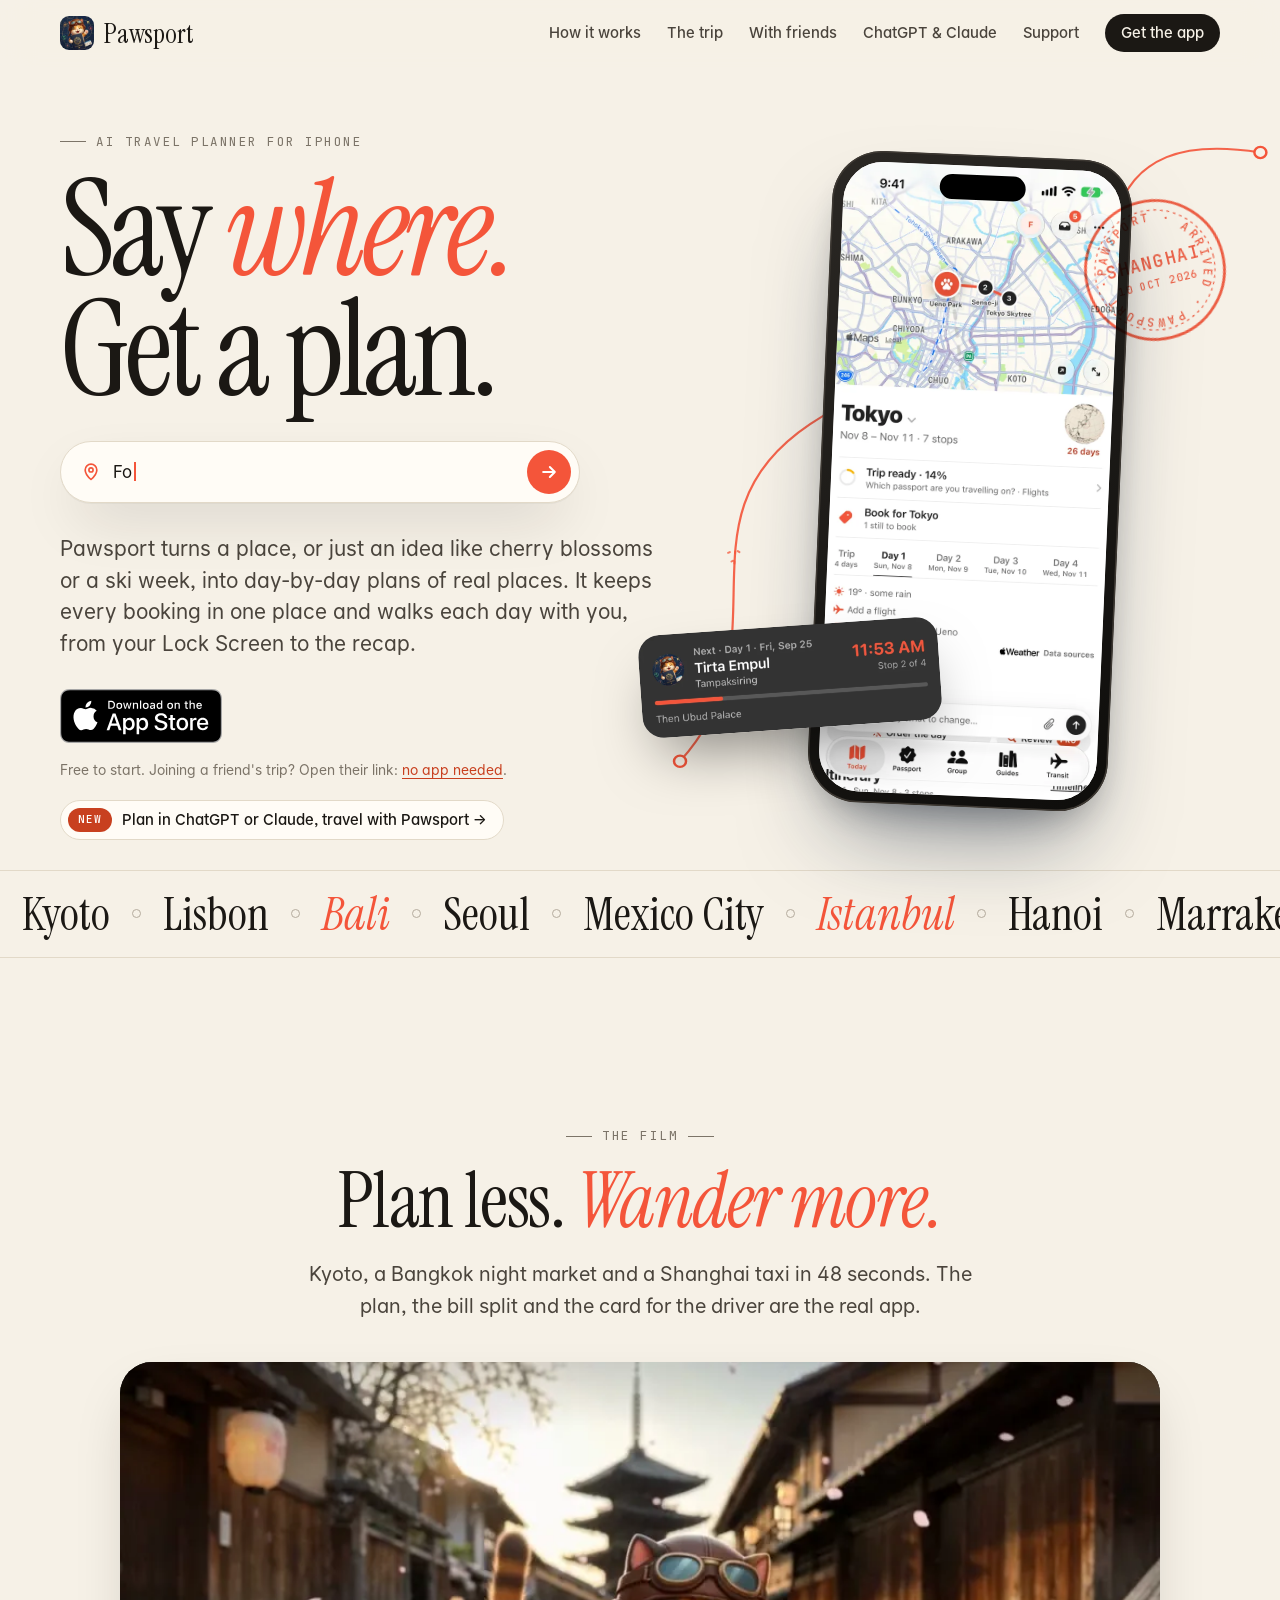
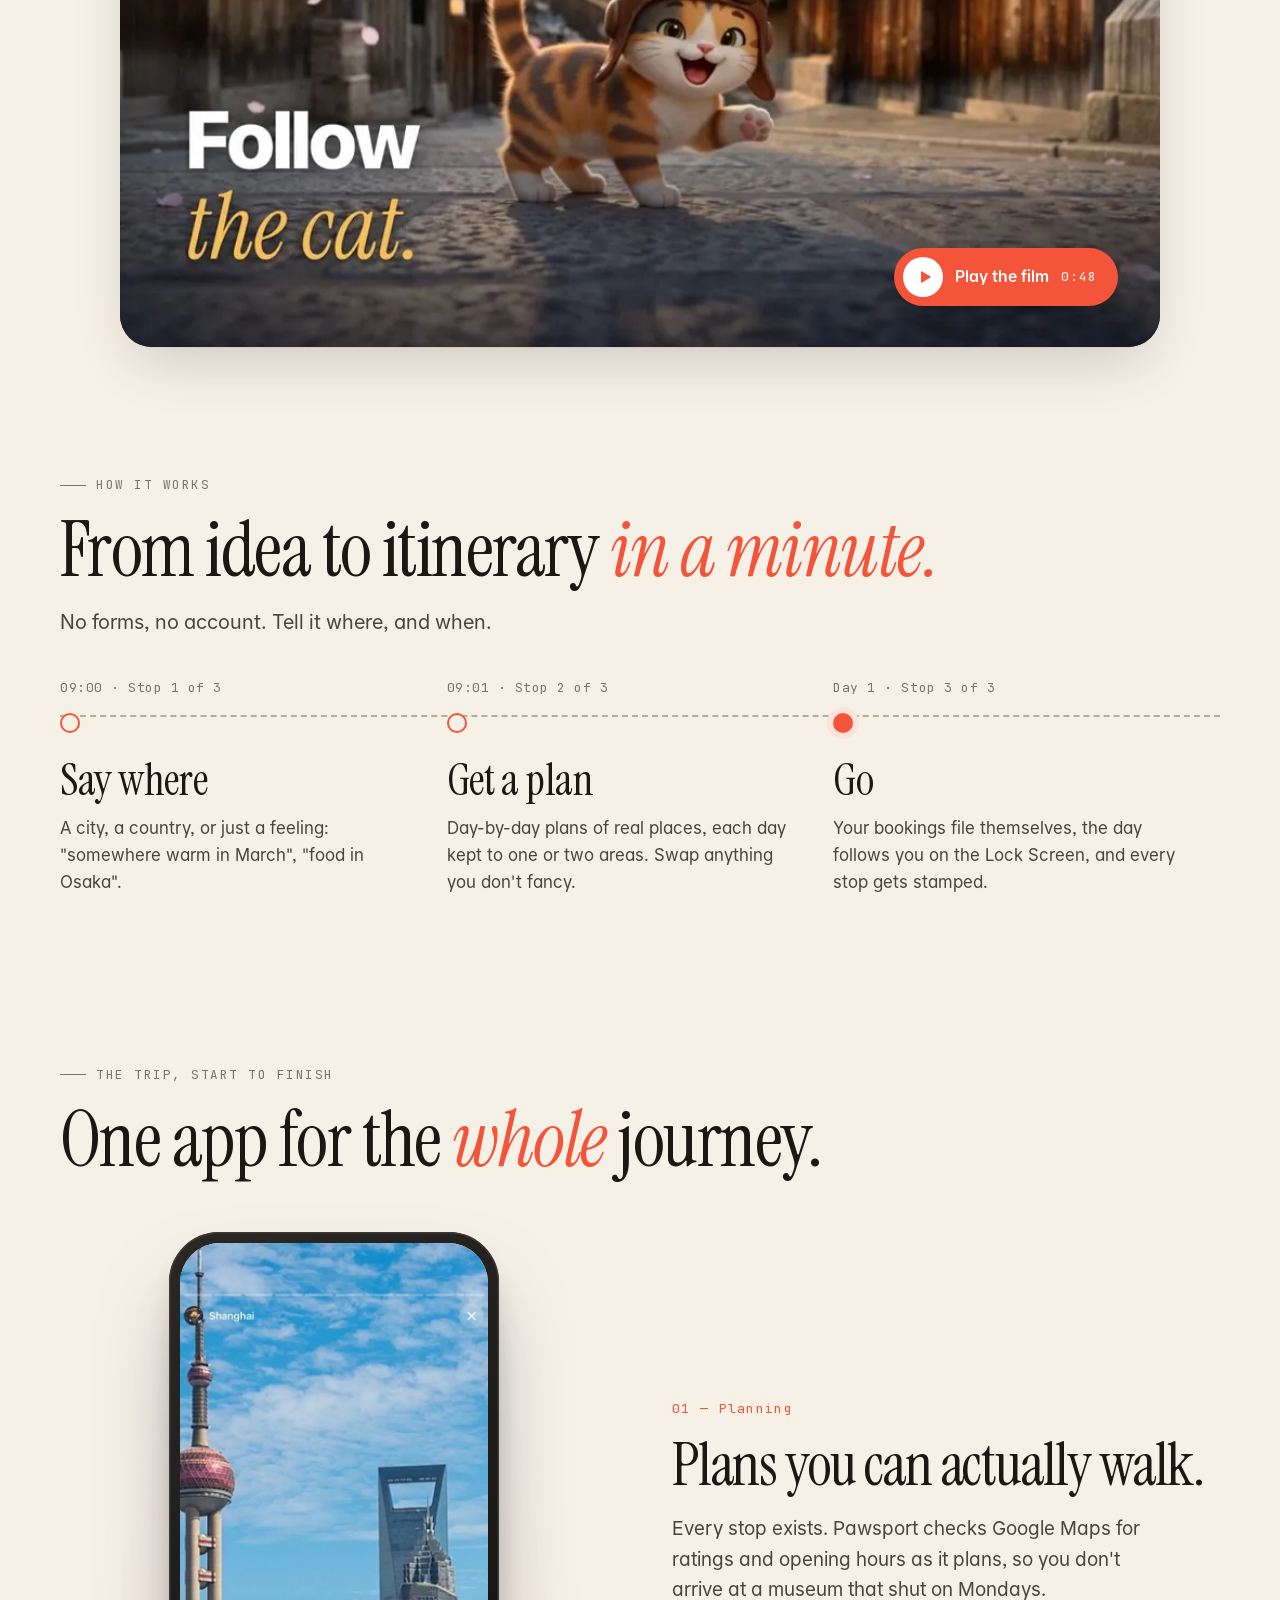
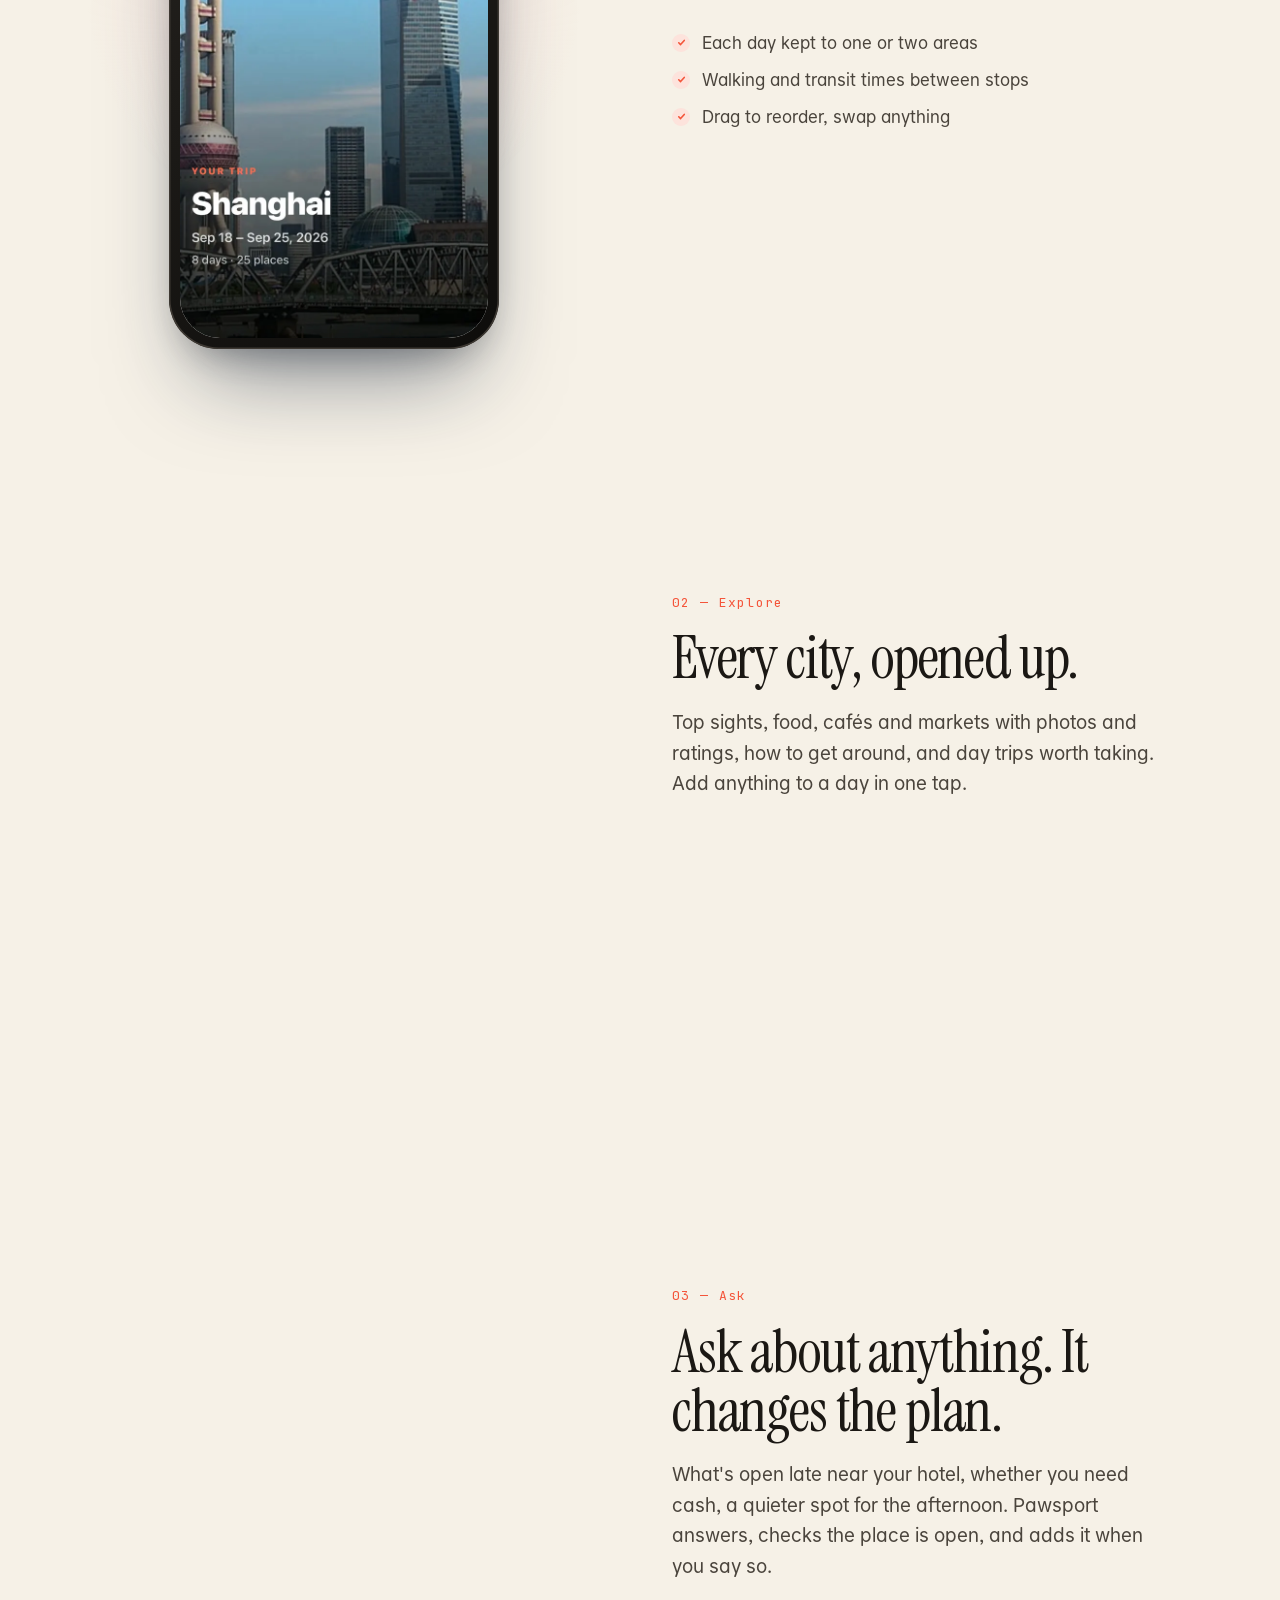
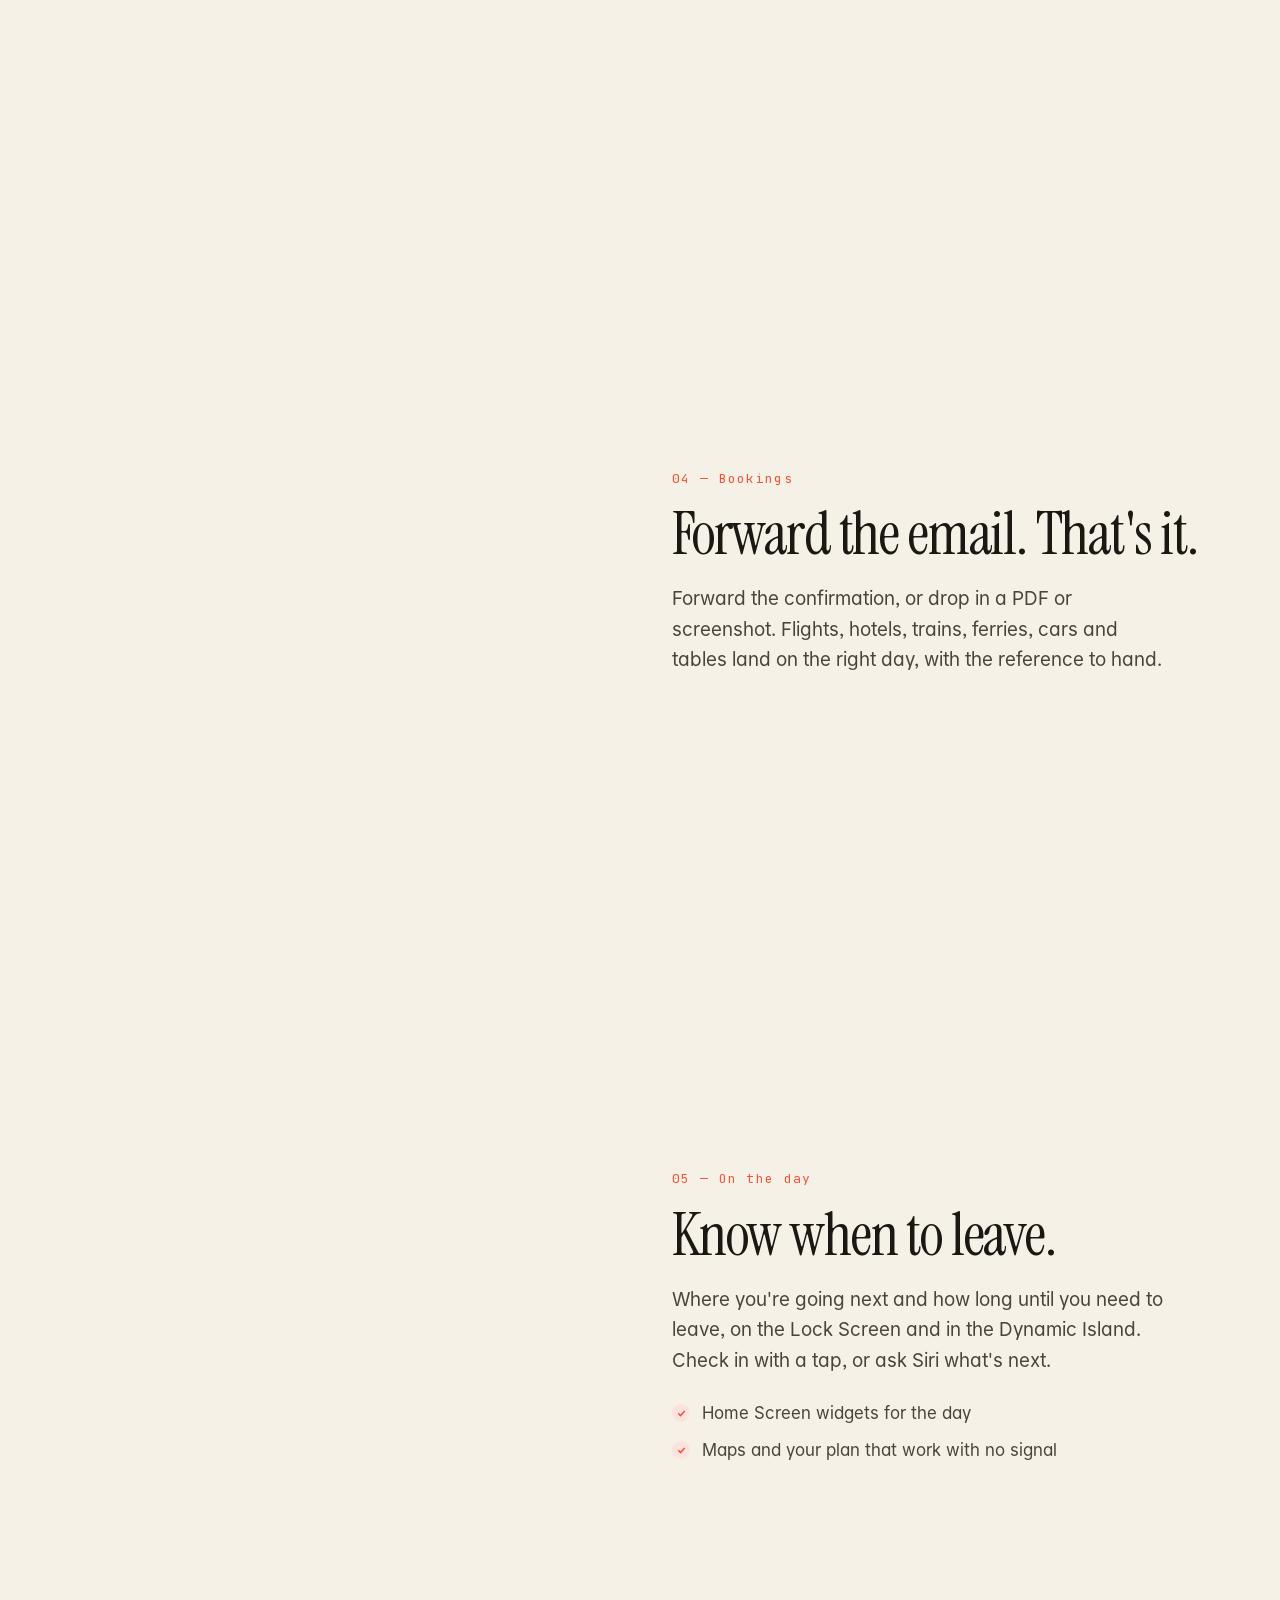
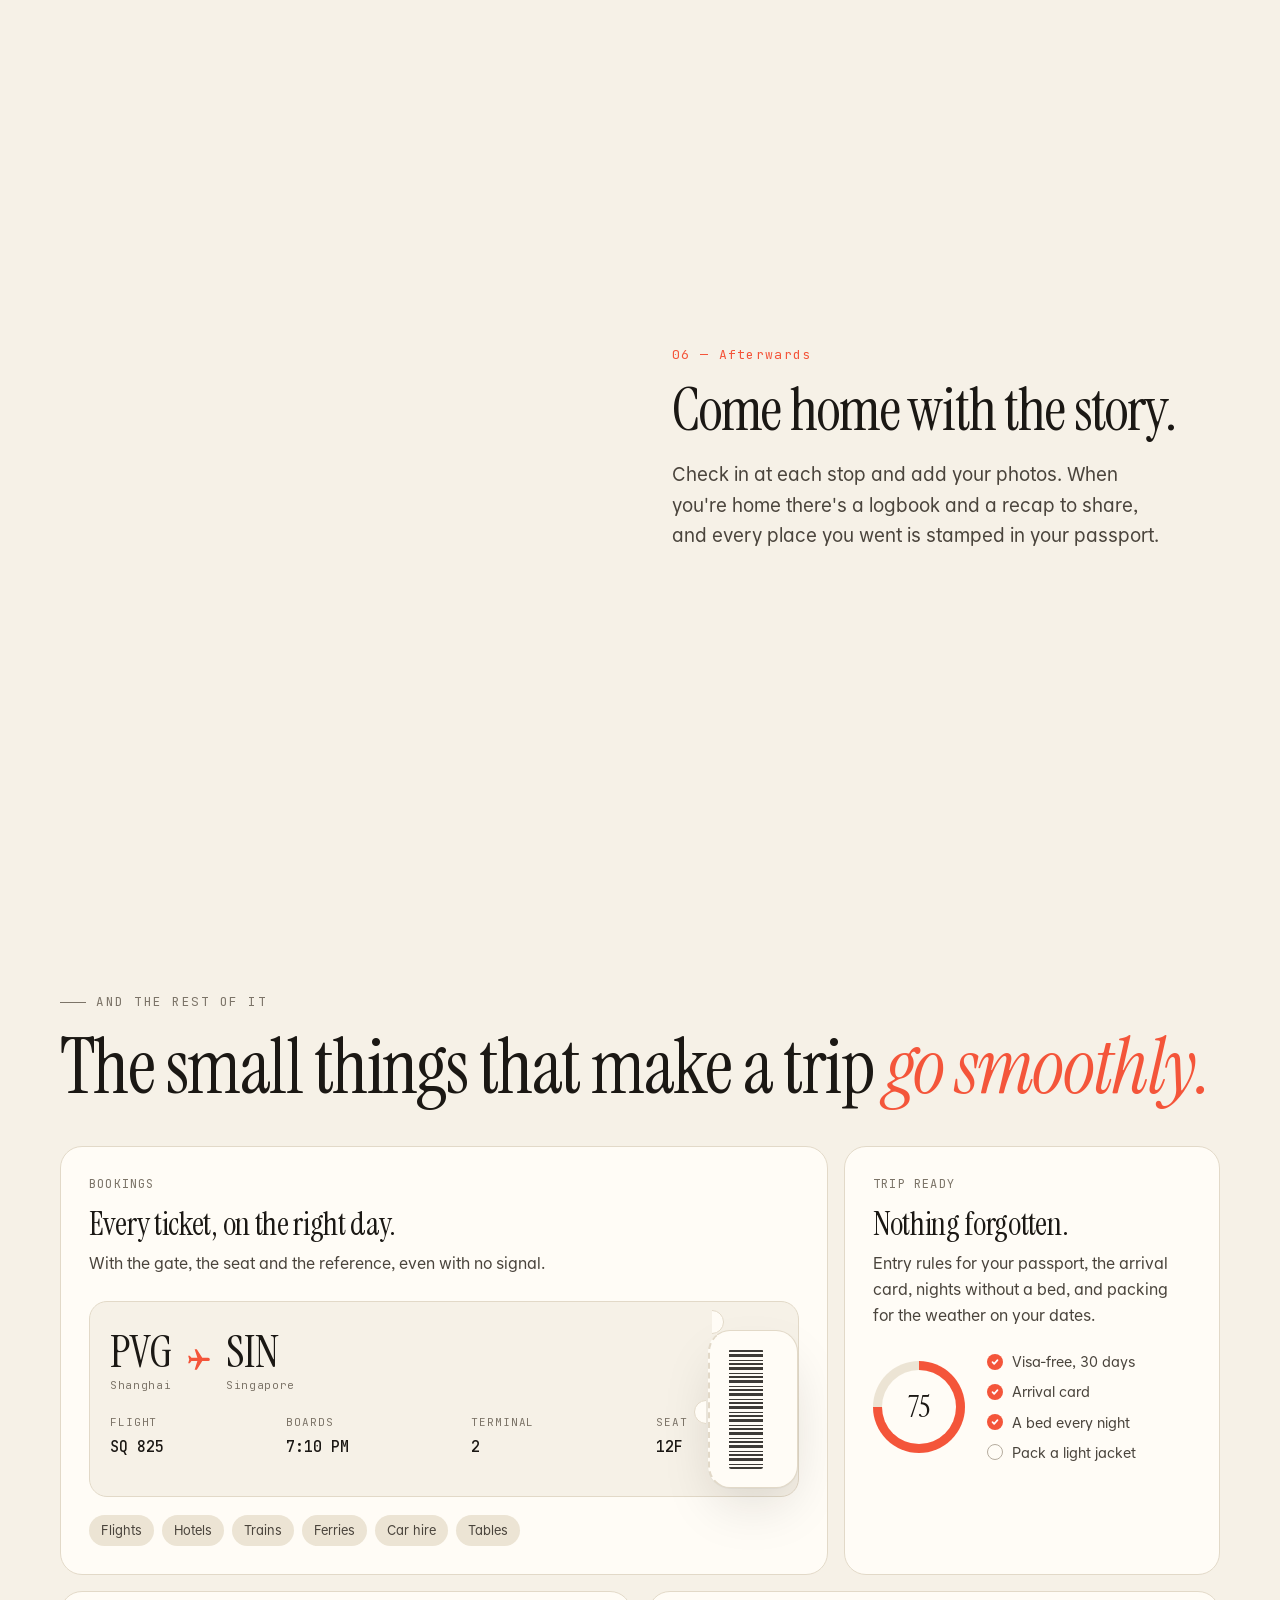
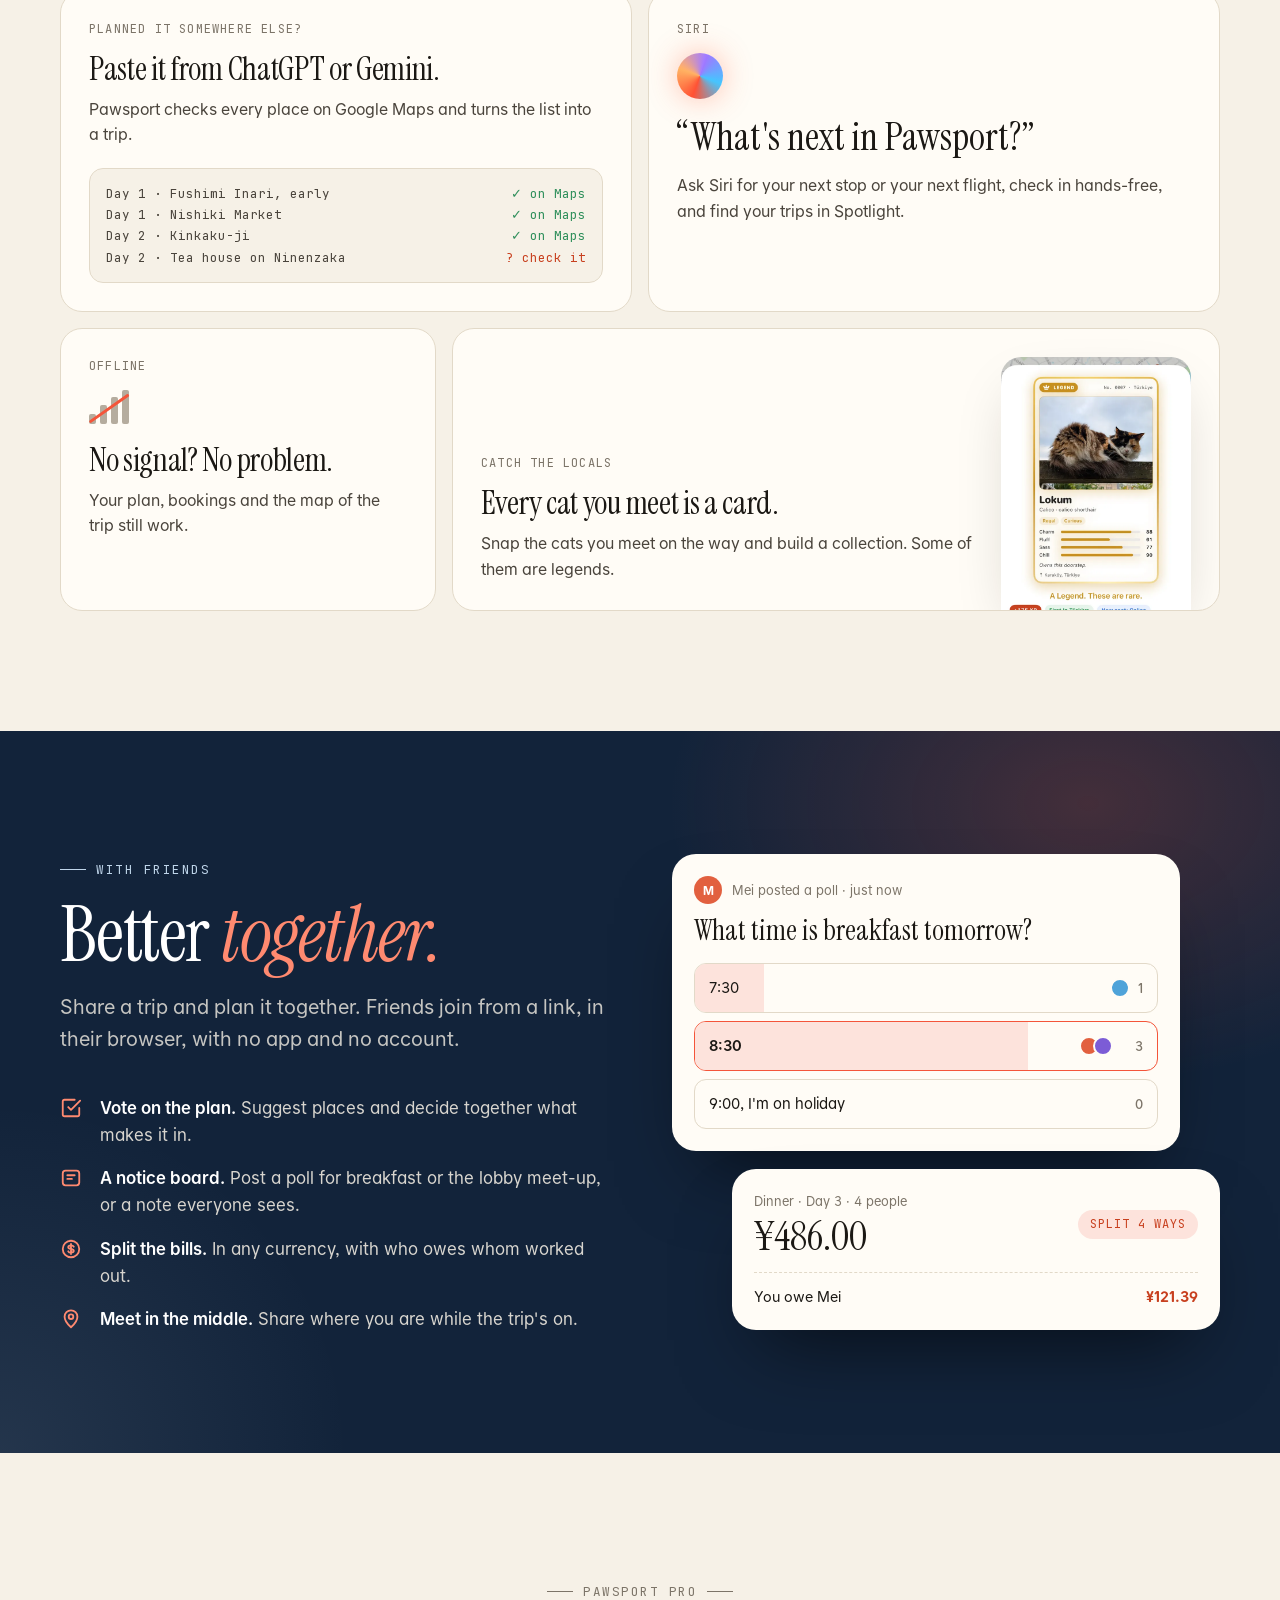
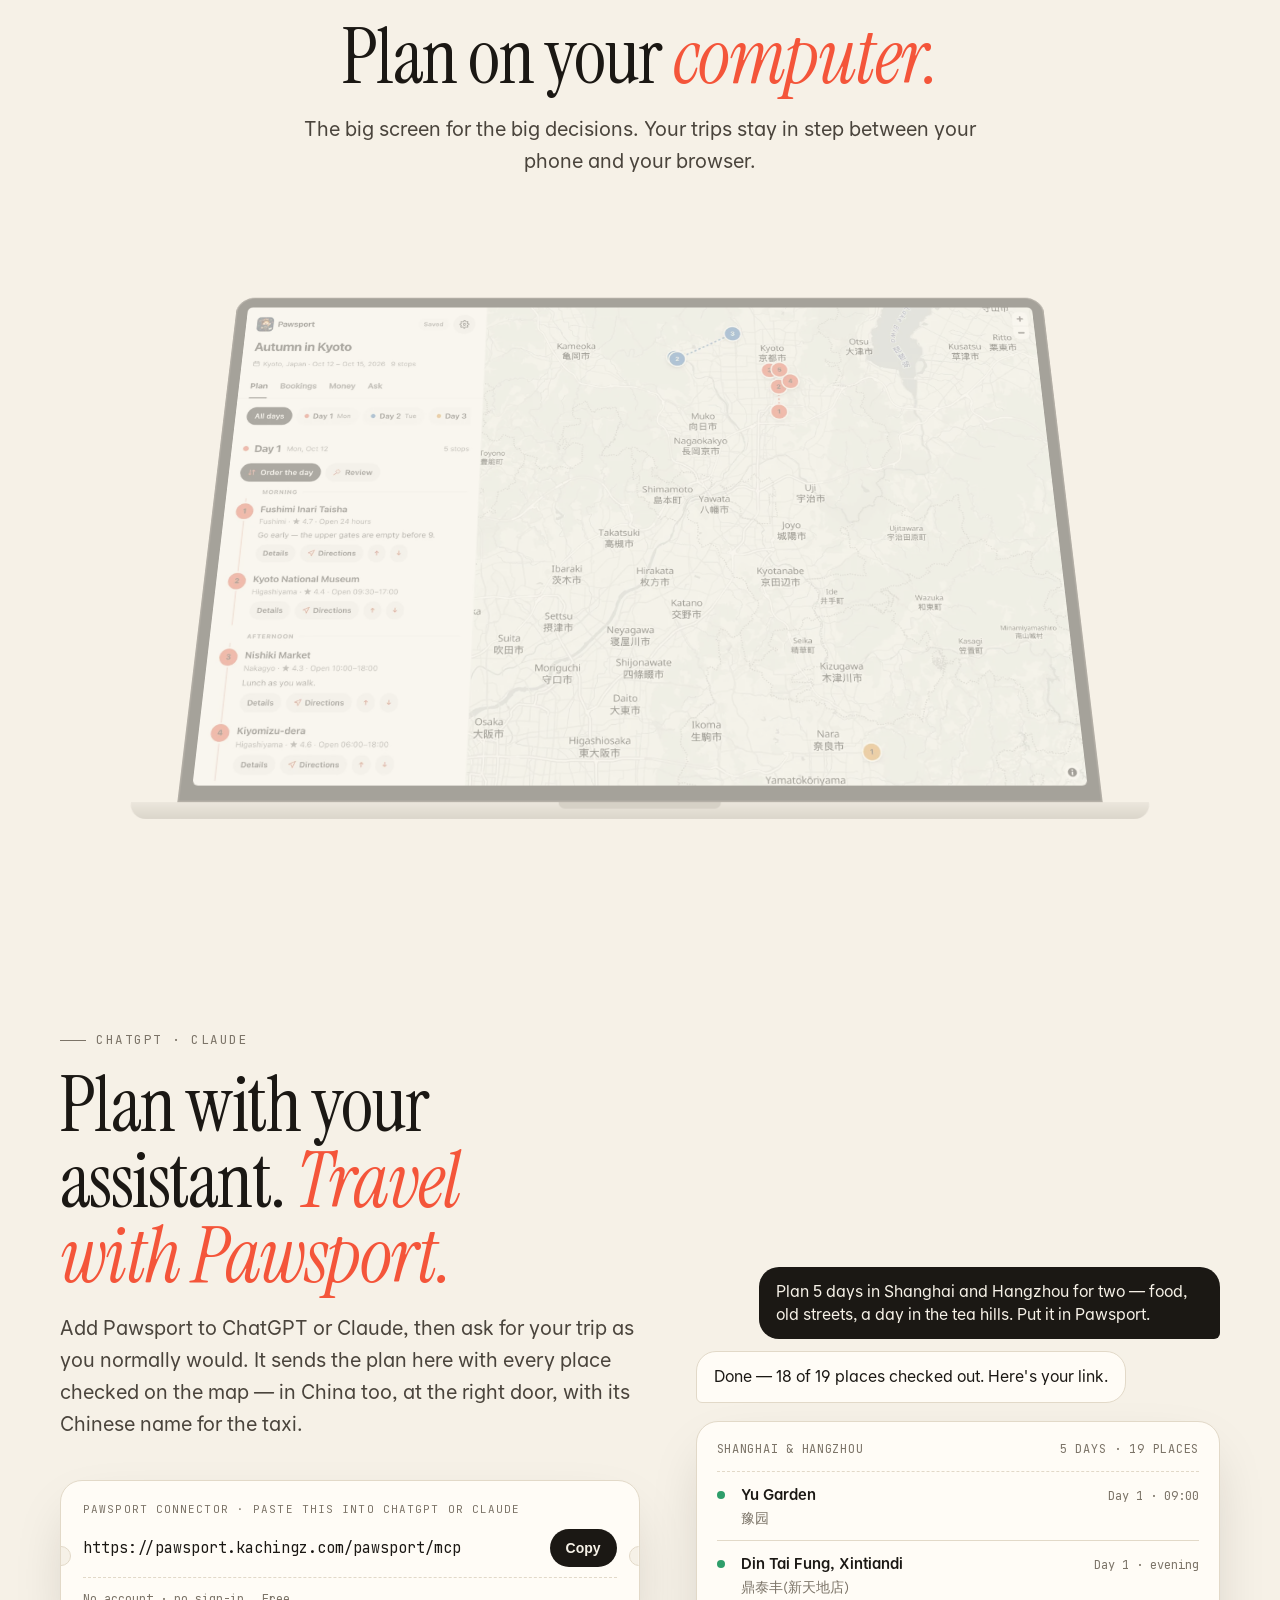
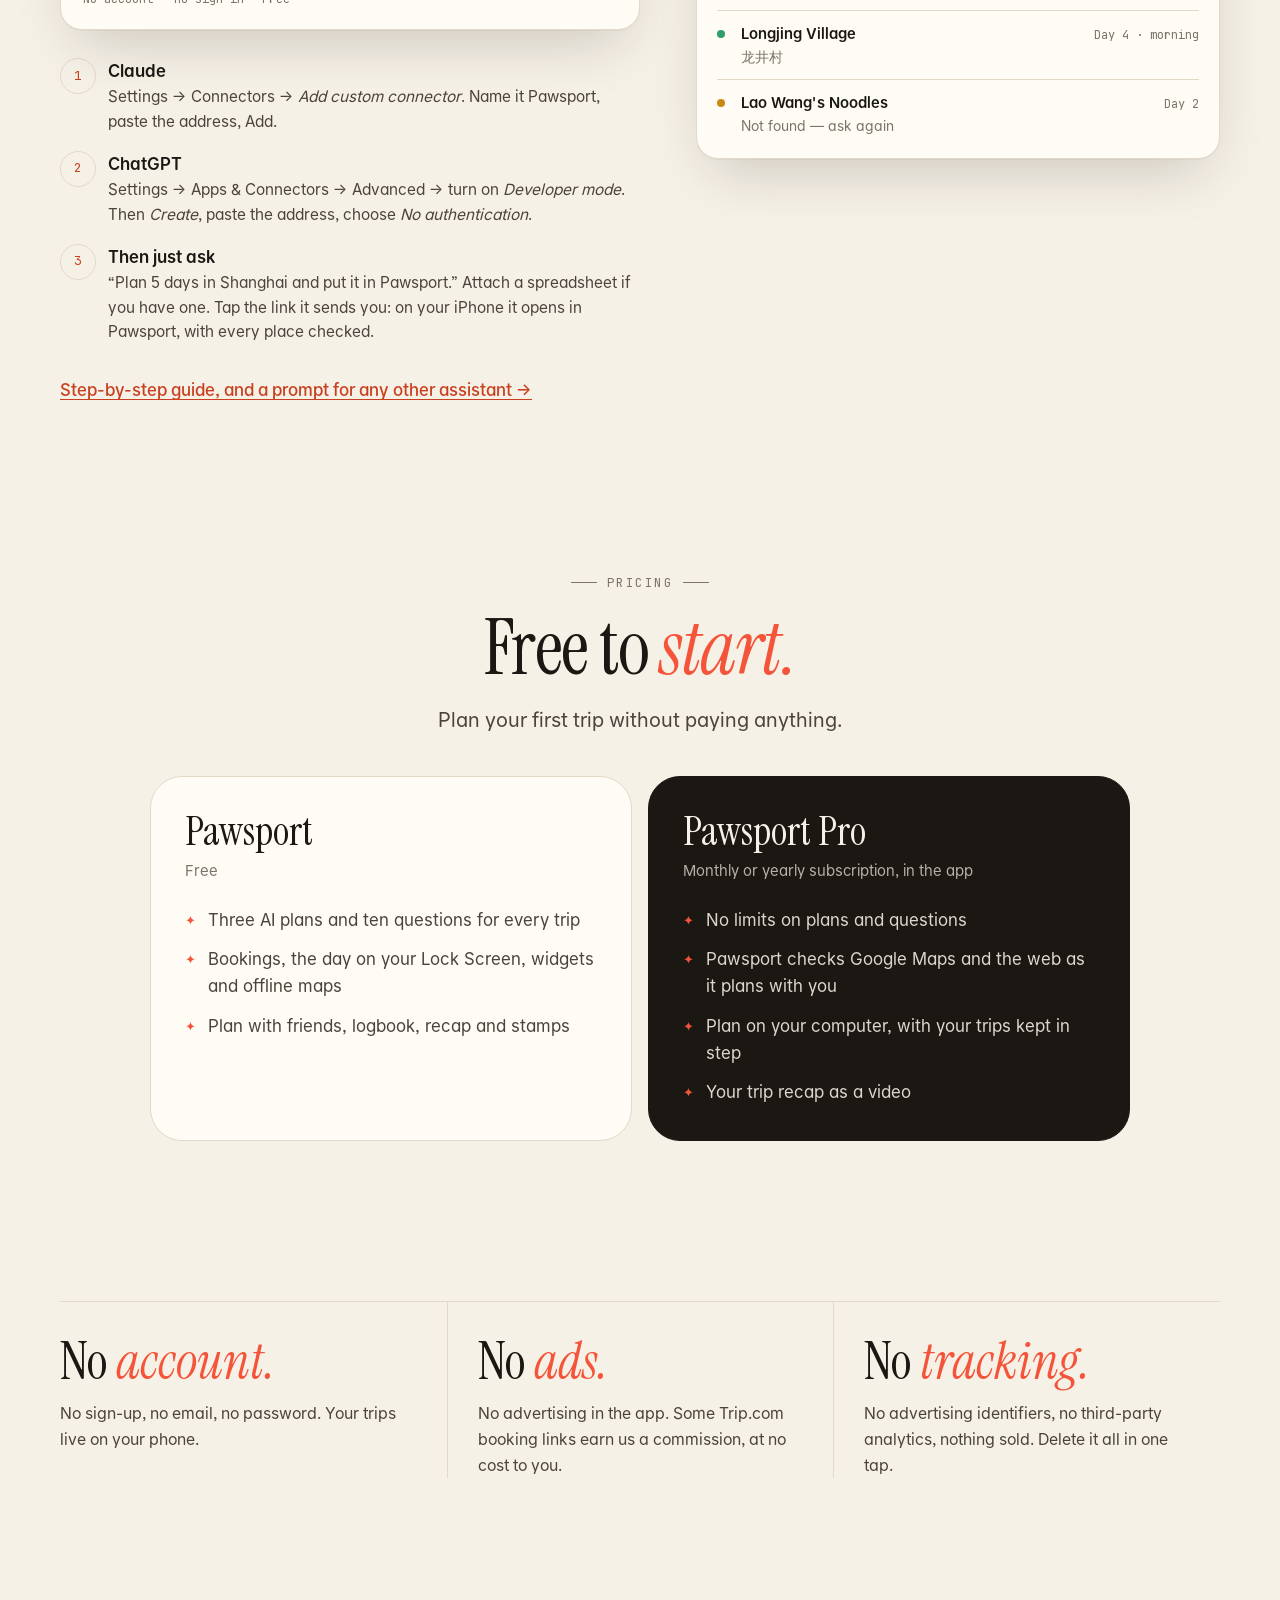
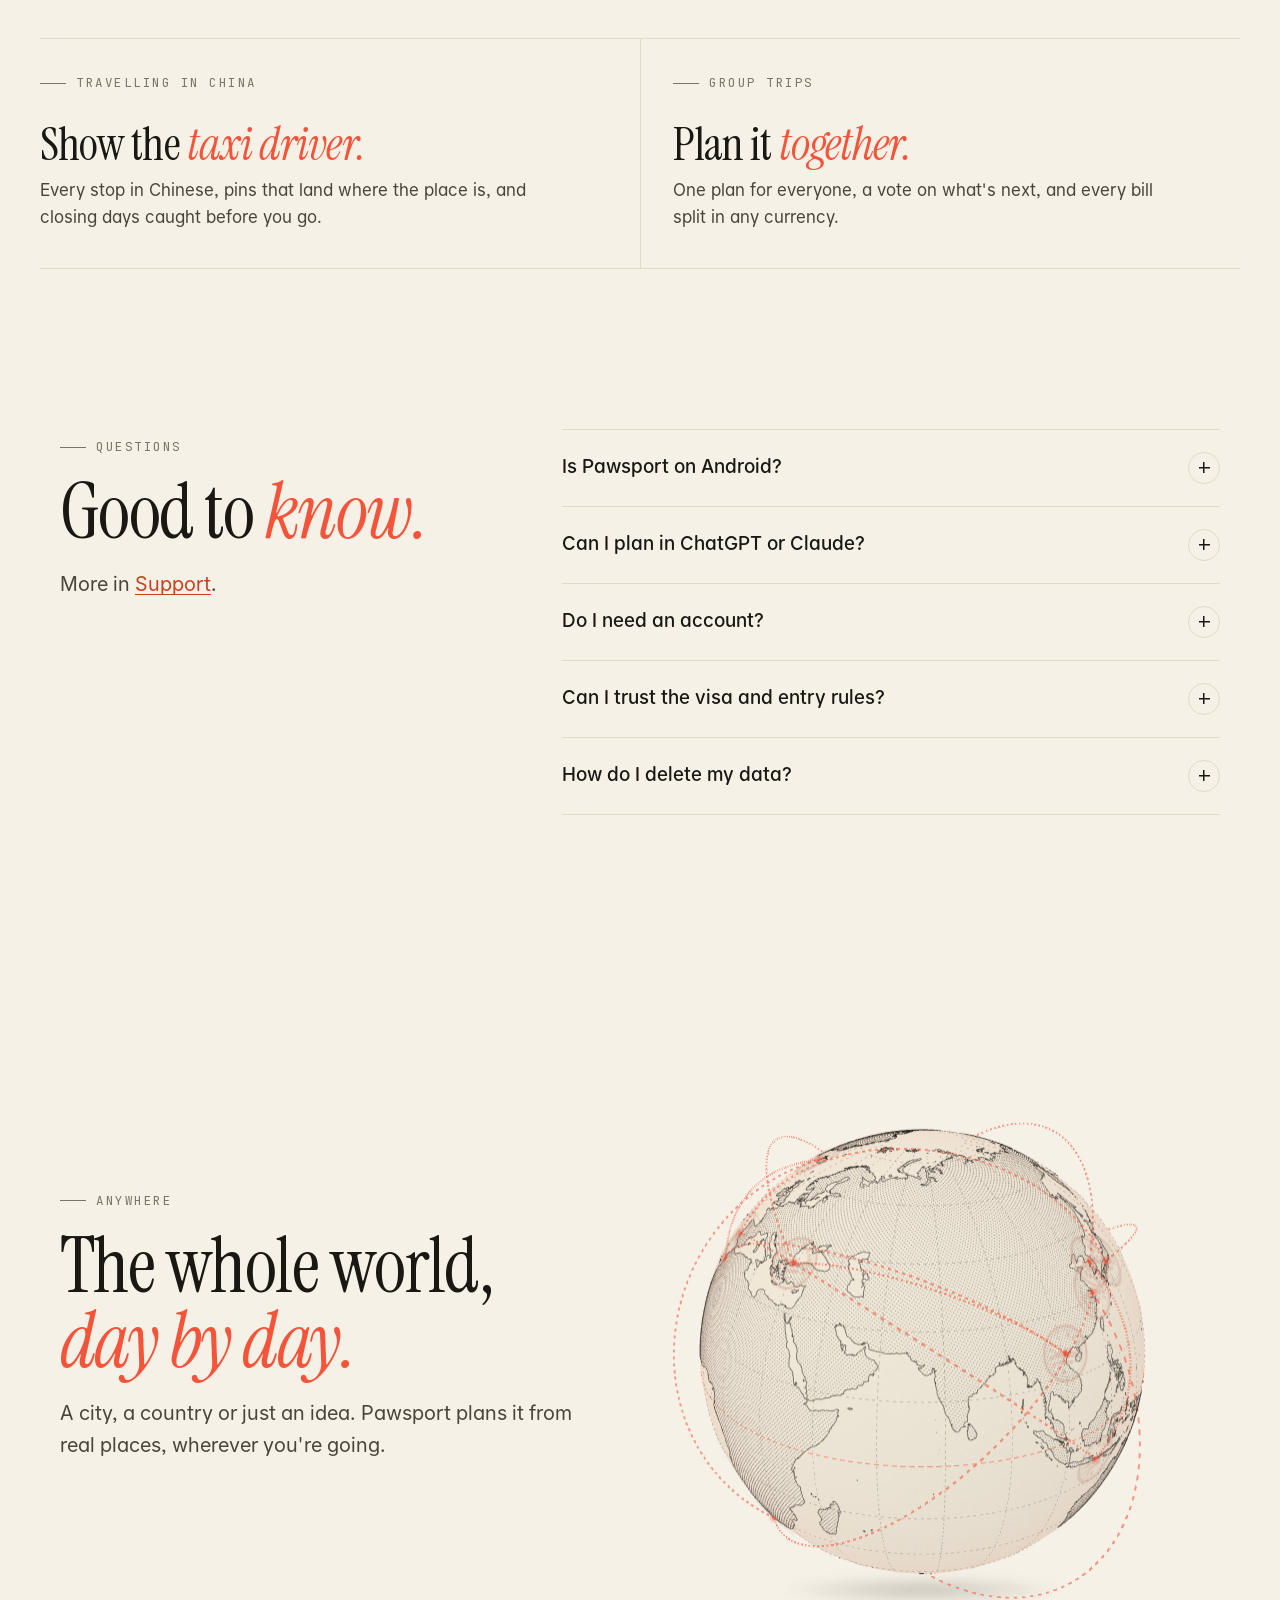
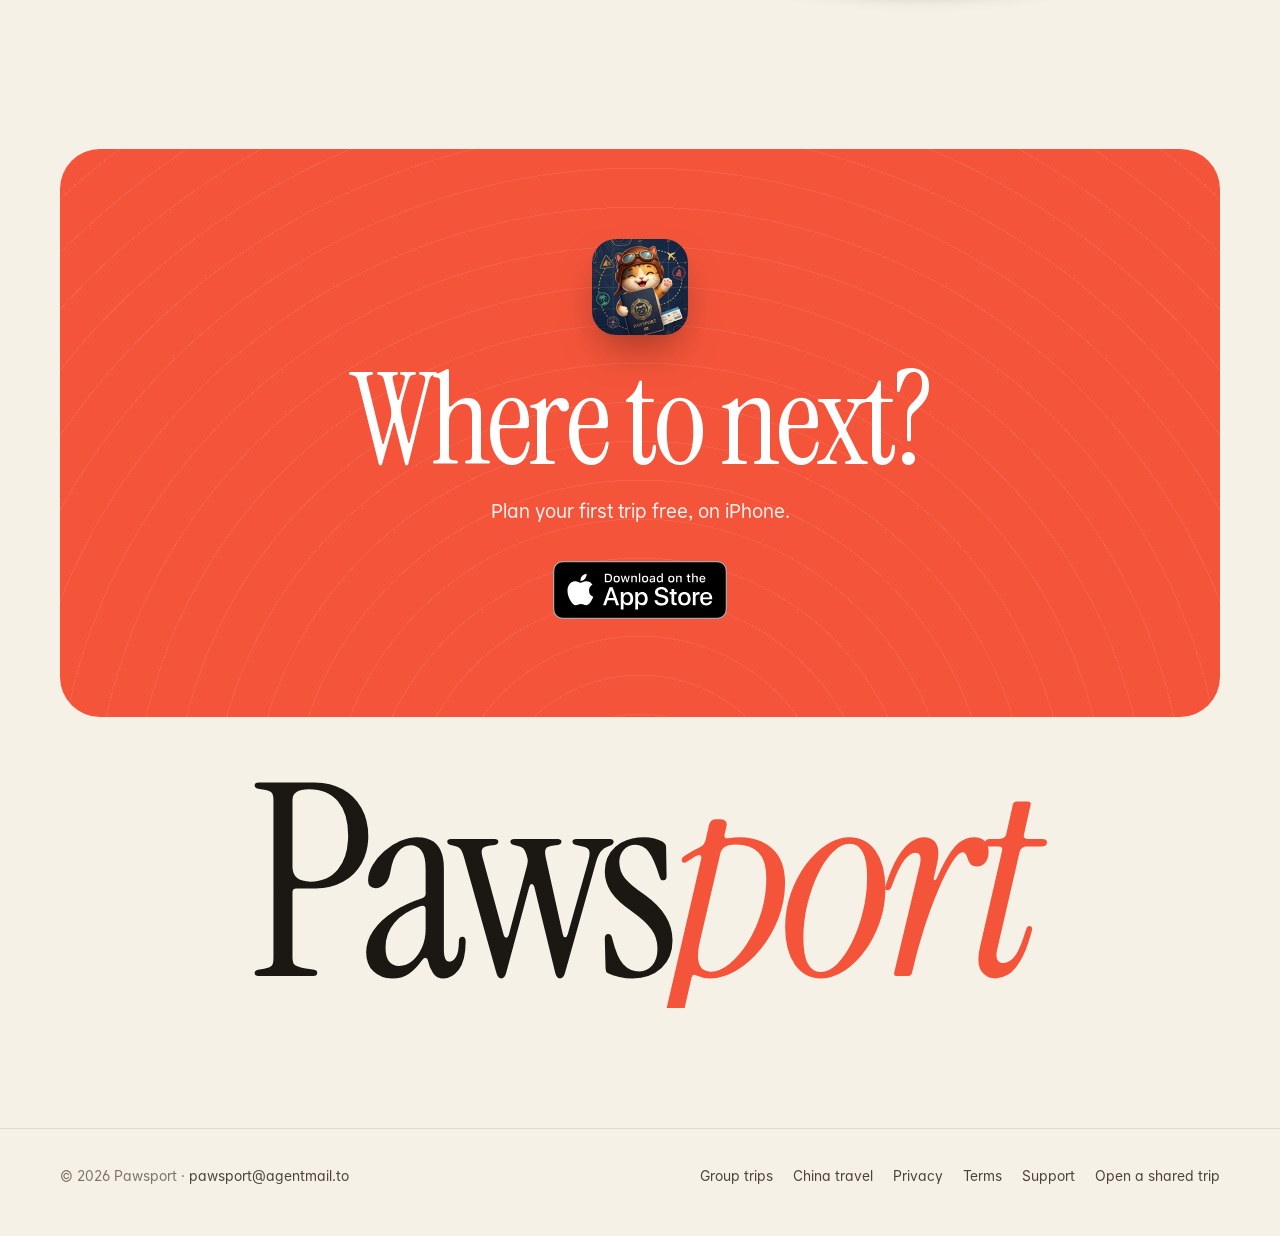
<file: index.html>
<!doctype html>
<html lang="en">
<head>
<meta charset="utf-8">
<meta name="viewport" content="width=device-width, initial-scale=1, viewport-fit=cover">
<title>Pawsport — AI travel planner and itinerary app for iPhone</title>
<meta name="description" content="Say where you're going and get a day-by-day plan of real places. Every booking in one place, your next stop on the Lock Screen, and a recap of every trip.">
<meta name="theme-color" content="#F6F1E7" media="(prefers-color-scheme: light)">
<meta name="theme-color" content="#13110E" media="(prefers-color-scheme: dark)">
<meta name="apple-itunes-app" content="app-id=6808585130">
<link rel="canonical" href="https://pawsport.kachingz.com/">
<meta property="og:type" content="website">
<meta property="og:site_name" content="Pawsport">
<meta property="og:locale" content="en_US">
<meta property="og:title" content="Pawsport — say where, get a plan">
<meta property="og:description" content="A travel planner that builds day-by-day plans from real places, keeps every booking in one place, and follows each day with you.">
<meta property="og:url" content="https://pawsport.kachingz.com/">
<meta property="og:image" content="https://pawsport.kachingz.com/img/og-pawsport.jpg">
<meta property="og:image:width" content="1200">
<meta property="og:image:height" content="630">
<meta property="og:image:alt" content="Pawsport: a cat in a flying helmet holding a passport. Plan less. Wander more.">
<meta name="twitter:card" content="summary_large_image">
<meta name="twitter:title" content="Pawsport — say where, get a plan">
<meta name="twitter:description" content="A travel planner that builds day-by-day plans from real places, keeps every booking in one place, and follows each day with you.">
<meta name="twitter:image" content="https://pawsport.kachingz.com/img/og-pawsport.jpg">
<meta name="twitter:image:alt" content="Pawsport: a cat in a flying helmet holding a passport. Plan less. Wander more.">
<link rel="icon" href="img/icon-96.png">
<link rel="apple-touch-icon" href="img/apple-touch-icon.png">
<link rel="preload" href="fonts/InstrumentSerif-latin.woff2" as="font" type="font/woff2" crossorigin><link rel="preload" href="fonts/Allo-Regular.woff2" as="font" type="font/woff2" crossorigin><link rel="stylesheet" href="site.css?v=15">
<script>document.documentElement.classList.add('js')</script>
<script type="application/ld+json">
{
 "@context": "https://schema.org",
 "@graph": [
  {
   "@type": "Organization",
   "@id": "https://pawsport.kachingz.com/#org",
   "name": "Pawsport",
   "url": "https://pawsport.kachingz.com/",
   "logo": "https://pawsport.kachingz.com/img/icon-512.png",
   "email": "pawsport@agentmail.to",
   "sameAs": [
    "https://apps.apple.com/app/id6808585130"
   ]
  },
  {
   "@type": "WebSite",
   "@id": "https://pawsport.kachingz.com/#site",
   "url": "https://pawsport.kachingz.com/",
   "name": "Pawsport",
   "inLanguage": "en",
   "publisher": {
    "@id": "https://pawsport.kachingz.com/#org"
   }
  },
  {
   "@type": "MobileApplication",
   "@id": "https://pawsport.kachingz.com/#app",
   "name": "Pawsport: AI Travel Itinerary",
   "alternateName": "Pawsport",
   "operatingSystem": "iOS 18.0 or later",
   "applicationCategory": "TravelApplication",
   "applicationSubCategory": "Trip planner",
   "description": "AI travel planner and itinerary app for iPhone. Say where you're going and get day-by-day plans of real places checked on Google Maps; keep every booking in one place; plan with friends and split the bills; follow each day on the Lock Screen; and keep a passport of every place you've been.",
   "url": "https://pawsport.kachingz.com/",
   "downloadUrl": "https://apps.apple.com/app/id6808585130",
   "installUrl": "https://apps.apple.com/app/id6808585130",
   "image": "https://pawsport.kachingz.com/img/og-pawsport.jpg",
   "screenshot": [
    "https://pawsport.kachingz.com/img/app/today.webp",
    "https://pawsport.kachingz.com/img/app/itinerary.webp",
    "https://pawsport.kachingz.com/img/app/ask.webp",
    "https://pawsport.kachingz.com/img/app/transit.webp",
    "https://pawsport.kachingz.com/img/app/reveal.webp"
   ],
   "featureList": [
    "Day-by-day itineraries from a place or an idea",
    "Every place checked on Google Maps, with opening hours",
    "Bookings filed by forwarding the confirmation email",
    "Group trips: a shared plan, polls and split bills in any currency",
    "Chinese names and addresses to show taxi drivers in mainland China",
    "Import a plan from ChatGPT or Claude",
    "Next stop on the Lock Screen and in the Dynamic Island",
    "Offline maps",
    "Trip recaps and a passport of stamps"
   ],
   "offers": {
    "@type": "Offer",
    "price": "0",
    "priceCurrency": "USD",
    "category": "free"
   },
   "publisher": {
    "@id": "https://pawsport.kachingz.com/#org"
   },
   "inLanguage": "en"
  },
  {
   "@type": "FAQPage",
   "@id": "https://pawsport.kachingz.com/#faq",
   "mainEntity": [
    {
     "@type": "Question",
     "name": "Is Pawsport on Android?",
     "acceptedAnswer": {
      "@type": "Answer",
      "text": "Not yet. Pawsport is for iPhone. Friends on Android can still join a trip you share: it opens in their browser."
     }
    },
    {
     "@type": "Question",
     "name": "Can I plan in ChatGPT or Claude?",
     "acceptedAnswer": {
      "@type": "Answer",
      "text": "Yes. Add the Pawsport connector and ask your assistant to put the trip in Pawsport: it checks every place and gives you a link to open in the app. No connector? Paste our prompt instead. Here's how."
     }
    },
    {
     "@type": "Question",
     "name": "Do I need an account?",
     "acceptedAnswer": {
      "@type": "Answer",
      "text": "No. There's no sign-up, no email and no password. Your trips live on your phone."
     }
    },
    {
     "@type": "Question",
     "name": "Can I trust the visa and entry rules?",
     "acceptedAnswer": {
      "@type": "Answer",
      "text": "Pawsport reads them from official sources and shows where and when it checked. Rules change, so always confirm with the embassy before you fly."
     }
    },
    {
     "@type": "Question",
     "name": "How do I delete my data?",
     "acceptedAnswer": {
      "@type": "Answer",
      "text": "In the app, open your profile and tap Delete my data. It happens straight away. See the privacy policy for what's kept and why."
     }
    }
   ]
  }
 ]
}
</script>
</head>
<body>
<header class="top" id="top">
  <div class="wrap">
    <a class="brand" href="./"><img src="img/icon-96.webp" alt="">Pawsport</a>
    <nav class="nav">
      <a class="hide-sm" href="#how">How it works</a>
      <a class="hide-sm" href="#trip">The trip</a>
      <a class="hide-sm" href="#friends">With friends</a>
      <a class="hide-sm" href="#assistants">ChatGPT &amp; Claude</a>
      <a class="hide-sm" href="support.html">Support</a>
      <a class="btn btn-ink btn-small" href="https://apps.apple.com/app/id6808585130?ct=site">Get the app</a>
    </nav>
  </div>
</header>

<main>
<section class="hero">
  <div class="wrap">
    <div>
      <p class="eyebrow rv">AI travel planner for iPhone</p>
      <h1><span class="l rv" style="--d:.05s">Say <em>where.</em></span><span class="l rv" style="--d:.18s">Get a plan.</span></h1>
      <div class="ask rv" style="--d:.3s" aria-hidden="true">
        <svg class="pin" viewBox="0 0 24 24" fill="none" stroke="currentColor" stroke-width="2" stroke-linecap="round" stroke-linejoin="round"><path d="M12 21s-7-6.2-7-11.5A7 7 0 0 1 19 9.5C19 14.8 12 21 12 21z"/><circle cx="12" cy="9.5" r="2.5"/></svg>
        <span class="q" id="typed">Kyoto in cherry blossom season</span>
        <span class="go"><svg viewBox="0 0 24 24" fill="none" stroke="currentColor" stroke-width="2.4" stroke-linecap="round" stroke-linejoin="round"><path d="M5 12h14M13 6l6 6-6 6"/></svg></span>
      </div>
      <p class="lede rv" style="--d:.4s">Pawsport turns a place, or just an idea like cherry blossoms or a ski week, into day-by-day plans of real places. It keeps every booking in one place and walks each day with you, from your Lock Screen to the recap.</p>
      <div class="ctas rv" style="--d:.5s">
        <a class="badge-link" href="https://apps.apple.com/app/id6808585130?ct=site"><img class="store-badge badge-light" src="img/app-store-badge-black.svg" alt="Download on the App Store" width="162" height="54"><img class="store-badge badge-dark" src="img/app-store-badge-white.svg" alt="Download on the App Store" width="162" height="54"></a>
      </div>
      <p class="note rv" style="--d:.55s">Free to start. Joining a friend's trip? Open their link: <a href="/app/">no app needed</a>.</p>
      <a class="new-pill rv" style="--d:.6s" href="#assistants"><span>New</span>Plan in ChatGPT or Claude, travel with Pawsport →</a>
    </div>

    <div class="stage">
      <svg class="route" viewBox="0 0 640 760" preserveAspectRatio="none" aria-hidden="true">
        <path id="flight" class="draw" d="M40 690 C 150 560, 30 430, 170 330 S 460 250, 470 140 S 560 30, 620 40"/>
        <circle cx="40" cy="690" r="6"/>
        <circle cx="620" cy="40" r="6"/>
        <g class="plane"><path d="M-9 0 L9 0 M2 -7 L6 0 L2 7 M-7 -3 L-5 0 L-7 3" stroke="var(--coral)" stroke-width="2.2" fill="none" stroke-linecap="round" stroke-linejoin="round"/>
          <animateMotion dur="9s" begin="1.2s" repeatCount="indefinite" rotate="auto" keyPoints="0;1" keyTimes="0;1" calcMode="spline" keySplines=".45 0 .55 1"><mpath href="#flight"/></animateMotion></g>
      </svg>
      <div class="phone px" data-speed="-0.06"><div class="screen"><img src="img/app/today.webp" fetchpriority="high" alt="Pawsport's Today screen: a Tokyo trip with the day's stops on a map" width="660" height="1434"></div></div>
      <img class="livecard px" data-speed="-0.16" src="img/app/live-card.webp" alt="The next stop on the Lock Screen: Tirta Empul at 11:53, stop 2 of 4" width="900" height="310">
      <svg class="stamp px" data-speed="0.12" viewBox="0 0 160 160" aria-hidden="true">
        <circle cx="80" cy="80" r="74" fill="none" stroke="currentColor" stroke-width="3"/>
        <circle cx="80" cy="80" r="64" fill="none" stroke="currentColor" stroke-width="1.2" stroke-dasharray="3 4"/>
        <defs><path id="arc" d="M80 80 m-52 0 a52 52 0 1 1 104 0 a52 52 0 1 1 -104 0"/></defs>
        <text font-size="12.5" letter-spacing="3"><textPath href="#arc" startOffset="2%">PAWSPORT · ARRIVED · PAWSPORT · ARRIVED ·</textPath></text>
        <text x="80" y="78" text-anchor="middle" font-size="19" letter-spacing="1">SHANGHAI</text>
        <text x="80" y="98" text-anchor="middle" font-size="11" letter-spacing="1.5">10 OCT 2026</text>
      </svg>
    </div>
  </div>

  <div class="marquee" aria-hidden="true">
    <div class="track">
      <span>Kyoto</span><i></i><span>Lisbon</span><i></i><span>Bali</span><i></i><span>Seoul</span><i></i><span>Mexico City</span><i></i><span>Istanbul</span><i></i><span>Hanoi</span><i></i><span>Marrakech</span><i></i><span>Reykjavík</span><i></i><span>Cape Town</span><i></i><span>Shanghai</span><i></i><span>Buenos Aires</span><i></i>
      <span>Kyoto</span><i></i><span>Lisbon</span><i></i><span>Bali</span><i></i><span>Seoul</span><i></i><span>Mexico City</span><i></i><span>Istanbul</span><i></i><span>Hanoi</span><i></i><span>Marrakech</span><i></i><span>Reykjavík</span><i></i><span>Cape Town</span><i></i><span>Shanghai</span><i></i><span>Buenos Aires</span><i></i>
    </div>
  </div>
</section>

<section class="section film" id="film">
  <div class="wrap">
    <div class="center">
      <p class="eyebrow rv">The film</p>
      <h2 class="h2 rv">Plan less. <em>Wander more.</em></h2>
      <p class="sub rv">Kyoto, a Bangkok night market and a Shanghai taxi in 48 seconds. The plan, the bill split and the card for the driver are the real app.</p>
    </div>
    <div class="player rv" id="player">
      <a href="film/follow-the-cat.mp4" aria-label="Play the film, 48 seconds, with sound">
        <img src="img/film-cover.webp" alt="" width="1280" height="720" loading="lazy">
        <span class="play"><i><svg viewBox="0 0 24 24" fill="currentColor" aria-hidden="true"><path d="M8 5.5v13a1 1 0 0 0 1.5.86l10.6-6.5a1 1 0 0 0 0-1.72L9.5 4.64A1 1 0 0 0 8 5.5z"/></svg></i><span class="t">Play the film</span><b>0:48</b></span>
      </a>
    </div>
  </div>
</section>

<section class="section" id="how">
  <div class="wrap">
    <p class="eyebrow rv">How it works</p>
    <h2 class="h2 rv">From idea to itinerary <em>in a minute.</em></h2>
    <p class="sub rv">No forms, no account. Tell it where, and when.</p>
    <ol class="legs">
      <li class="rv"><span class="t">09:00 · Stop 1 of 3</span><div class="dot"></div><h3>Say where</h3><p>A city, a country, or just a feeling: "somewhere warm in March", "food in Osaka".</p></li>
      <li class="rv" style="--d:.12s"><span class="t">09:01 · Stop 2 of 3</span><div class="dot"></div><h3>Get a plan</h3><p>Day-by-day plans of real places, each day kept to one or two areas. Swap anything you don't fancy.</p></li>
      <li class="rv" style="--d:.24s"><span class="t">Day 1 · Stop 3 of 3</span><div class="dot"></div><h3>Go</h3><p>Your bookings file themselves, the day follows you on the Lock Screen, and every stop gets stamped.</p></li>
    </ol>
  </div>
</section>

<section class="section tight" id="trip">
  <div class="wrap">
    <p class="eyebrow rv">The trip, start to finish</p>
    <h2 class="h2 rv">One app for the <em>whole</em> journey.</h2>
    <div class="chapters">
      <div class="sticky" aria-hidden="true">
        <div class="ring"></div>
        <div class="phone"><div class="screen" id="screens">
          <img class="on" src="img/app/itinerary.webp" alt="" loading="lazy">
          <img src="img/app/explore.webp" alt="" loading="lazy">
          <img src="img/app/ask.webp" alt="" loading="lazy">
          <img src="img/app/transit.webp" alt="" loading="lazy">
          <div class="lock"><div class="di"><span><img src="img/icon-96.webp" alt="">Tirta Empul</span><b>11:53</b></div><span class="d">Friday 25 September</span><span class="tm">9:41</span><img class="lc" src="img/app/live-card.webp" alt="" loading="lazy"></div>
          <img src="img/app/recap-cover.webp" alt="" loading="lazy">
        </div></div>
      </div>
      <div>
        <article class="chapter" data-i="0">
          <figure><div class="phone"><div class="screen"><img src="img/app/itinerary.webp" alt="A day in Tokyo: its stops, and the train between each one" loading="lazy"></div></div></figure>
          <p class="n">01 — Planning</p>
          <h3>Plans you can actually walk.</h3>
          <p>Every stop exists. Pawsport checks Google Maps for ratings and opening hours as it plans, so you don't arrive at a museum that shut on Mondays.</p>
          <ul class="ticks"><li>Each day kept to one or two areas</li><li>Walking and transit times between stops</li><li>Drag to reorder, swap anything</li></ul>
        </article>
        <article class="chapter" data-i="1">
          <figure><div class="phone"><div class="screen"><img src="img/app/explore.webp" alt="Explore Shanghai: top sights with photos and ratings" loading="lazy"></div></div></figure>
          <p class="n">02 — Explore</p>
          <h3>Every city, opened up.</h3>
          <p>Top sights, food, cafés and markets with photos and ratings, how to get around, and day trips worth taking. Add anything to a day in one tap.</p>
        </article>
        <article class="chapter" data-i="2">
          <figure><div class="phone"><div class="screen"><img src="img/app/ask.webp" alt="Asking Pawsport for soup dumplings near Yu Garden, and it adds one to the plan" loading="lazy"></div></div></figure>
          <p class="n">03 — Ask</p>
          <h3>Ask about anything. It changes the plan.</h3>
          <p>What's open late near your hotel, whether you need cash, a quieter spot for the afternoon. Pawsport answers, checks the place is open, and adds it when you say so.</p>
        </article>
        <article class="chapter" data-i="3">
          <figure><div class="phone"><div class="screen"><img src="img/app/transit.webp" alt="A flight from Shanghai to Singapore filed with its gate and terminal" loading="lazy"></div></div></figure>
          <p class="n">04 — Bookings</p>
          <h3>Forward the email. That's it.</h3>
          <p>Forward the confirmation, or drop in a PDF or screenshot. Flights, hotels, trains, ferries, cars and tables land on the right day, with the reference to hand.</p>
        </article>
        <article class="chapter" data-i="4">
          <figure><div class="phone"><div class="screen"><div class="lock"><div class="di"><span><img src="img/icon-96.webp" alt="">Tirta Empul</span><b>11:53</b></div><span class="d">Friday 25 September</span><span class="tm">9:41</span><img class="lc" src="img/app/live-card.webp" alt="The next stop and its time on the Lock Screen" loading="lazy"></div></div></div></figure>
          <p class="n">05 — On the day</p>
          <h3>Know when to leave.</h3>
          <p>Where you're going next and how long until you need to leave, on the Lock Screen and in the Dynamic Island. Check in with a tap, or ask Siri what's next.</p>
          <ul class="ticks"><li>Home Screen widgets for the day</li><li>Maps and your plan that work with no signal</li></ul>
        </article>
        <article class="chapter" data-i="5">
          <figure><div class="phone"><div class="screen"><img src="img/app/recap-cover.webp" alt="The recap of a Shanghai trip" loading="lazy"></div></div></figure>
          <p class="n">06 — Afterwards</p>
          <h3>Come home with the story.</h3>
          <p>Check in at each stop and add your photos. When you're home there's a logbook and a recap to share, and every place you went is stamped in your passport.</p>
        </article>
      </div>
    </div>
  </div>
</section>

<section class="section tight">
  <div class="wrap">
    <p class="eyebrow rv">And the rest of it</p>
    <h2 class="h2 rv">The small things that make a trip <em>go smoothly.</em></h2>
    <div class="bento" style="margin-top:40px">
      <div class="tile w4 rv">
        <p class="k">Bookings</p>
        <h3>Every ticket, on the right day.</h3>
        <p>With the gate, the seat and the reference, even with no signal.</p>
        <div class="pass" aria-hidden="true">
          <div class="main">
            <div class="cities"><div>PVG<small>Shanghai</small></div><svg viewBox="0 0 24 24" fill="currentColor"><path d="M21 16v-2l-8-5V3.5a1.5 1.5 0 0 0-3 0V9l-8 5v2l8-2.5V19l-2 1.5V22l3.5-1 3.5 1v-1.5L13 19v-5.5z" transform="rotate(90 12 12)"/></svg><div>SIN<small>Singapore</small></div></div>
            <div class="row"><span>Flight<b>SQ 825</b></span><span>Boards<b>7:10 PM</b></span><span>Terminal<b>2</b></span><span>Seat<b>12F</b></span></div>
          </div>
          <div class="stub"><div class="bars"></div></div>
        </div>
        <div class="filed"><span>Flights</span><span>Hotels</span><span>Trains</span><span>Ferries</span><span>Car hire</span><span>Tables</span></div>
      </div>
      <div class="tile w2 rv" style="--d:.1s">
        <p class="k">Trip ready</p>
        <h3>Nothing forgotten.</h3>
        <p>Entry rules for your passport, the arrival card, nights without a bed, and packing for the weather on your dates.</p>
        <div class="ready" aria-hidden="true">
          <div class="ring" id="ring"><b id="ringn">75</b></div>
          <ul><li class="ok"><i></i>Visa-free, 30 days</li><li class="ok"><i></i>Arrival card</li><li class="ok"><i></i>A bed every night</li><li><i></i>Pack a light jacket</li></ul>
        </div>
      </div>
      <div class="tile w3 rv">
        <p class="k">Planned it somewhere else?</p>
        <h3>Paste it from ChatGPT or Gemini.</h3>
        <p>Pawsport checks every place on Google Maps and turns the list into a trip.</p>
        <div class="paste" aria-hidden="true">
          <div><span>Day 1 · Fushimi Inari, early</span><span class="v">✓ on Maps</span></div>
          <div><span>Day 1 · Nishiki Market</span><span class="v">✓ on Maps</span></div>
          <div><span>Day 2 · Kinkaku-ji</span><span class="v">✓ on Maps</span></div>
          <div><span>Day 2 · Tea house on Ninenzaka</span><span class="x">? check it</span></div>
        </div>
      </div>
      <div class="tile w3 rv" style="--d:.1s">
        <p class="k">Siri</p>
        <p class="say">“What's next in Pawsport?”</p>
        <p>Ask Siri for your next stop or your next flight, check in hands-free, and find your trips in Spotlight.</p>
      </div>
      <div class="tile w2 rv">
        <p class="k">Offline</p>
        <div class="nosignal" aria-hidden="true"><i style="height:30%"></i><i style="height:55%"></i><i style="height:78%"></i><i style="height:100%"></i></div>
        <h3>No signal? No problem.</h3>
        <p>Your plan, bookings and the map of the trip still work.</p>
      </div>
      <div class="tile w4 cat-tile rv" style="--d:.1s">
        <div class="txt">
          <p class="k">Catch the locals</p>
          <h3>Every cat you meet is a card.</h3>
          <p>Snap the cats you meet on the way and build a collection. Some of them are legends.</p>
        </div>
        <img src="img/app/reveal.webp" alt="A legendary cat card for Lokum, met in Türkiye" loading="lazy">
      </div>
    </div>
  </div>
</section>

<section class="section friends" id="friends">
  <div class="wrap">
    <div>
      <p class="eyebrow rv">With friends</p>
      <h2 class="h2 rv">Better <em>together.</em></h2>
      <p class="sub rv">Share a trip and plan it together. Friends join from a link, in their browser, with no app and no account.</p>
      <ul class="pts">
        <li class="rv"><svg viewBox="0 0 24 24" fill="none" stroke="currentColor" stroke-width="2" stroke-linecap="round" stroke-linejoin="round"><path d="M9 11l3 3L22 4"/><path d="M21 12v7a2 2 0 0 1-2 2H5a2 2 0 0 1-2-2V5a2 2 0 0 1 2-2h11"/></svg><span><b>Vote on the plan.</b> Suggest places and decide together what makes it in.</span></li>
        <li class="rv" style="--d:.08s"><svg viewBox="0 0 24 24" fill="none" stroke="currentColor" stroke-width="2" stroke-linecap="round" stroke-linejoin="round"><rect x="3" y="4" width="18" height="16" rx="3"/><path d="M8 9h8M8 13h5"/></svg><span><b>A notice board.</b> Post a poll for breakfast or the lobby meet-up, or a note everyone sees.</span></li>
        <li class="rv" style="--d:.16s"><svg viewBox="0 0 24 24" fill="none" stroke="currentColor" stroke-width="2" stroke-linecap="round" stroke-linejoin="round"><circle cx="12" cy="12" r="9"/><path d="M15 9.5c-.5-1-1.6-1.5-3-1.5-1.7 0-3 .9-3 2s1.3 1.7 3 2 3 .9 3 2-1.3 2-3 2c-1.4 0-2.5-.5-3-1.5M12 6.5v11"/></svg><span><b>Split the bills.</b> In any currency, with who owes whom worked out.</span></li>
        <li class="rv" style="--d:.24s"><svg viewBox="0 0 24 24" fill="none" stroke="currentColor" stroke-width="2" stroke-linecap="round" stroke-linejoin="round"><path d="M12 21s-7-6.2-7-11.5A7 7 0 0 1 19 9.5C19 14.8 12 21 12 21z"/><circle cx="12" cy="9.5" r="2.5"/></svg><span><b>Meet in the middle.</b> Share where you are while the trip's on.</span></li>
      </ul>
    </div>
    <div class="cards" aria-hidden="true">
      <div class="gcard poll-card rv" id="poll">
        <div class="hd"><span class="av" style="background:#E2603F">M</span>Mei posted a poll · just now</div>
        <h4>What time is breakfast tomorrow?</h4>
        <div class="opt"><span class="fill" data-w="20"></span><span>7:30</span><span class="vs"><span class="faces"><i style="background:#4FA3D9"></i></span><span class="c">1</span></span></div>
        <div class="opt lead"><span class="fill" data-w="60"></span><span>8:30</span><span class="vs"><span class="faces" id="faces"><i style="background:#E2603F"></i><i style="background:#7C5CD6"></i></span><span class="c" id="leadc">2</span></span></div>
        <div class="opt"><span class="fill" data-w="0"></span><span>9:00, I'm on holiday</span><span class="vs"><span class="c">0</span></span></div>
      </div>
      <div class="gcard split-card rv" style="--d:.15s" id="split">
        <div><div class="hd" style="margin:0 0 4px">Dinner · Day 3 · 4 people</div><span class="amt">¥<span id="amt">0.00</span></span></div>
        <span class="pill">Split 4 ways</span>
        <div class="who"><span>You owe Mei</span><b>¥<span id="owe">0.00</span></b></div>
      </div>
    </div>
  </div>
</section>

<section class="section">
  <div class="wrap center">
    <p class="eyebrow rv">Pawsport Pro</p>
    <h2 class="h2 rv">Plan on your <em>computer.</em></h2>
    <p class="sub rv">The big screen for the big decisions. Your trips stay in step between your phone and your browser.</p>
    <div class="laptop" id="laptop">
      <div class="lid"><img src="img/app/web.webp" alt="The Pawsport planner in a web browser: a Kyoto trip with a map and the day's stops" width="1600" height="1000" loading="lazy"></div>
      <div class="base"></div>
    </div>
  </div>
</section>

<section class="section tight" id="assistants">
  <div class="wrap assist">
    <div class="assist-copy">
      <p class="eyebrow rv">ChatGPT · Claude</p>
      <h2 class="h2 rv">Plan with your assistant. <em>Travel with Pawsport.</em></h2>
      <p class="sub rv">Add Pawsport to ChatGPT or Claude, then ask for your trip as you normally would. It sends the plan here with every place checked on the map — in China too, at the right door, with its Chinese name for the taxi.</p>
      <div class="stub rv" aria-label="The Pawsport connector address">
        <div class="stub-label">Pawsport connector · paste this into ChatGPT or Claude</div>
        <code class="stub-url" id="mcpUrl">https://pawsport.kachingz.com/pawsport/mcp</code>
        <button class="btn btn-ink btn-small" type="button" data-copy-text="https://pawsport.kachingz.com/pawsport/mcp">Copy</button>
        <div class="stub-meta"><span>No account · no sign-in</span><span>Free</span></div>
      </div>
      <ol class="assist-steps rv">
        <li><b>Claude</b><span>Settings → Connectors → <i>Add custom connector</i>. Name it Pawsport, paste the address, Add.</span></li>
        <li><b>ChatGPT</b><span>Settings → Apps &amp; Connectors → Advanced → turn on <i>Developer mode</i>. Then <i>Create</i>, paste the address, choose <i>No authentication</i>.</span></li>
        <li><b>Then just ask</b><span>“Plan 5 days in Shanghai and put it in Pawsport.” Attach a spreadsheet if you have one. Tap the link it sends you: on your iPhone it opens in Pawsport, with every place checked.</span></li>
      </ol>
      <p class="assist-more rv"><a href="assistants.html">Step-by-step guide, and a prompt for any other assistant →</a></p>
    </div>
    <div class="assist-demo rv" style="--d:.1s" aria-label="An example: Claude sends a Shanghai trip to Pawsport">
      <p class="bubble you">Plan 5 days in Shanghai and Hangzhou for two — food, old streets, a day in the tea hills. Put it in Pawsport.</p>
      <p class="bubble ans">Done — 18 of 19 places checked out. Here's your link.</p>
      <div class="assist-ticket">
        <div class="tk-head"><span>Shanghai &amp; Hangzhou</span><span>5 days · 19 places</span></div>
        <div class="tk-row"><i class="ok"></i><b>Yu Garden</b><span lang="zh">豫园</span><em>Day 1 · 09:00</em></div>
        <div class="tk-row"><i class="ok"></i><b>Din Tai Fung, Xintiandi</b><span lang="zh">鼎泰丰(新天地店)</span><em>Day 1 · evening</em></div>
        <div class="tk-row"><i class="ok"></i><b>Longjing Village</b><span lang="zh">龙井村</span><em>Day 4 · morning</em></div>
        <div class="tk-row warn"><i></i><b>Lao Wang's Noodles</b><span>Not found — ask again</span><em>Day 2</em></div>
      </div>
    </div>
  </div>
</section>

<section class="section tight">
  <div class="wrap">
    <div class="center"><p class="eyebrow rv">Pricing</p>
    <h2 class="h2 rv">Free to <em>start.</em></h2>
    <p class="sub rv">Plan your first trip without paying anything.</p></div>
    <div class="plans">
      <div class="plan rv">
        <h3>Pawsport</h3><p class="price">Free</p>
        <ul>
          <li>Three AI plans and ten questions for every trip</li>
          <li>Bookings, the day on your Lock Screen, widgets and offline maps</li>
          <li>Plan with friends, logbook, recap and stamps</li>
        </ul>
      </div>
      <div class="plan pro rv" style="--d:.1s">
        <h3>Pawsport Pro</h3><p class="price">Monthly or yearly subscription, in the app</p>
        <ul>
          <li>No limits on plans and questions</li>
          <li>Pawsport checks Google Maps and the web as it plans with you</li>
          <li>Plan on your computer, with your trips kept in step</li>
          <li>Your trip recap as a video</li>
        </ul>
      </div>
    </div>
  </div>
</section>

<section class="section tight">
  <div class="wrap">
    <div class="promise">
      <div class="rv"><b>No <em>account.</em></b><span>No sign-up, no email, no password. Your trips live on your phone.</span></div>
      <div class="rv" style="--d:.1s"><b>No <em>ads.</em></b><span>No advertising in the app. Some Trip.com booking links earn us a commission, at no cost to you.</span></div>
      <div class="rv" style="--d:.2s"><b>No <em>tracking.</em></b><span>No advertising identifiers, no third-party analytics, nothing sold. Delete it all in one tap.</span></div>
    </div>
  </div>
</section>

<section class="section tight">
  <div class="wrap lp-links">
    <a href="china.html"><span class="eyebrow">Travelling in China</span><b>Show the <em>taxi driver.</em></b><span>Every stop in Chinese, pins that land where the place is, and closing days caught before you go.</span></a>
    <a href="group-trips.html"><span class="eyebrow">Group trips</span><b>Plan it <em>together.</em></b><span>One plan for everyone, a vote on what's next, and every bill split in any currency.</span></a>
  </div>
</section>
<section class="section tight">
  <div class="wrap faq">
    <div><p class="eyebrow rv">Questions</p><h2 class="h2 rv">Good to <em>know.</em></h2><p class="sub rv">More in <a href="support.html">Support</a>.</p></div>
    <div class="rv">
      <details><summary>Is Pawsport on Android?</summary><p>Not yet. Pawsport is for iPhone. Friends on Android can still join a trip you share: it opens in their browser.</p></details>
      <details><summary>Can I plan in ChatGPT or Claude?</summary><p>Yes. Add the Pawsport connector and ask your assistant to put the trip in Pawsport: it checks every place and gives you a link to open in the app. No connector? Paste our prompt instead. <a href="assistants.html">Here's how</a>.</p></details>
      <details><summary>Do I need an account?</summary><p>No. There's no sign-up, no email and no password. Your trips live on your phone.</p></details>
      <details><summary>Can I trust the visa and entry rules?</summary><p>Pawsport reads them from official sources and shows where and when it checked. Rules change, so always confirm with the embassy before you fly.</p></details>
      <details><summary>How do I delete my data?</summary><p>In the app, open your profile and tap <i>Delete my data</i>. It happens straight away. See the <a href="privacy.html">privacy policy</a> for what's kept and why.</p></details>
    </div>
  </div>
</section>

<section class="section globe-sec" id="anywhere">
  <div class="wrap globe-grid">
    <div>
      <p class="eyebrow rv">Anywhere</p>
      <h2 class="h2 rv">The whole world,<br> <em>day by day.</em></h2>
      <p class="sub rv">A city, a country or just an idea. Pawsport plans it from real places, wherever you're going.</p>
      <p class="globe-leg rv" id="globeLeg">12 cities · one lap · 138,190 km</p>
    </div>
    <div class="globe-box" role="img" aria-label="A globe with flight routes from Kyoto to Lisbon, Bali, Seoul, Mexico City, Istanbul, Hanoi, Marrakech, Reykjavík, Cape Town, Shanghai, Buenos Aires and back to Kyoto, with a passport stamp at each city.">
      <picture>
        <source media="(prefers-color-scheme: dark)" srcset="img/globe-dark-700.webp 700w, img/globe-dark-1100.webp 1100w" sizes="(max-width: 860px) min(520px, 100vw), 640px">
        <img src="img/globe-light-700.webp" srcset="img/globe-light-700.webp 700w, img/globe-light-1100.webp 1100w" sizes="(max-width: 860px) min(520px, 100vw), 640px" alt="" width="1100" height="1100" loading="lazy" decoding="async">
      </picture>
      <canvas aria-hidden="true"></canvas>
      <div class="globe-labels" aria-hidden="true"></div>
    </div>
  </div>
</section>

<section class="section tight">
  <div class="wrap">
    <div class="final rv">
      <img class="cat" src="img/icon-192.webp" alt="" loading="lazy" width="192" height="192">
      <h2>Where to next?</h2>
      <p>Plan your first trip free, on iPhone.</p>
      <a class="badge-link" href="https://apps.apple.com/app/id6808585130?ct=site"><img class="store-badge" src="img/app-store-badge-black.svg" alt="Download on the App Store" width="174" height="58" loading="lazy"></a>
    </div>
    <p class="bigmark" aria-hidden="true">Paws<em>port</em></p>
  </div>
</section>
</main>

<footer>
  <div class="wrap">
    <span>© 2026 Pawsport · <a href="mailto:pawsport@agentmail.to">pawsport@agentmail.to</a></span>
    <nav>
      <a href="group-trips.html">Group trips</a>
      <a href="china.html">China travel</a>
      <a href="privacy.html">Privacy</a>
      <a href="terms.html">Terms</a>
      <a href="support.html">Support</a>
      <a href="/app/">Open a shared trip</a>
    </nav>
  </div>
</footer>

<script>
(() => {
  const still = matchMedia('(prefers-reduced-motion: reduce)').matches;

  // Fade things in as they arrive.
  const rv = new IntersectionObserver(es => es.forEach(e => {
    if (e.isIntersecting) { e.target.classList.add('in'); rv.unobserve(e.target); }
  }), { rootMargin: '0px 0px -8% 0px' });
  document.querySelectorAll('.rv:not(.hero .rv)').forEach(el => rv.observe(el));

  // The ask bar types where people go.
  const typed = document.getElementById('typed');
  const ideas = ['Kyoto in cherry blossom season', 'Food in Osaka', 'Somewhere warm in March', 'Bali, 7 days, slow', 'A ski week in Hokkaido', 'Lisbon with my parents', 'Seoul for the cafés'];
  if (!still) {
    let i = 0, n = ideas[0].length, back = true;
    const tick = () => {
      const s = ideas[i];
      if (back) { n--; if (n === 0) { back = false; i = (i + 1) % ideas.length; } typed.textContent = s.slice(0, n); return setTimeout(tick, 28); }
      const t = ideas[i]; n++; typed.textContent = t.slice(0, n);
      if (n === t.length) { back = true; return setTimeout(tick, 2200); }
      setTimeout(tick, 55 + Math.random() * 60);
    };
    setTimeout(tick, 2600);
  }

  // The film loads only when someone presses play.
  const player = document.getElementById('player');
  player.querySelector('a').addEventListener('click', e => {
    e.preventDefault();
    const v = Object.assign(document.createElement('video'), { src: e.currentTarget.href, controls: true, playsInline: true, poster: player.querySelector('img').currentSrc });
    v.setAttribute('aria-label', 'Pawsport film: Follow the cat');
    player.replaceChildren(v);
    v.play().catch(() => {});
  });

  // The globe: its poster shows first; the live globe loads as it nears the
  // screen, unless motion is reduced or the browser is saving data.
  const globeBox = document.querySelector('.globe-box');
  if (!still && !navigator.connection?.saveData) {
    let started = false;
    const near = new IntersectionObserver(es => {
      if (!es[0].isIntersecting || started) return;
      started = true; near.disconnect();
      import('./globe.js?v=2').then(m => m.start(globeBox, { data: 'globe-data.bin?v=1' })).catch(() => {});
    }, { rootMargin: '600px 0px' });
    near.observe(globeBox);
  }

  // Header line, hero parallax, laptop opening.
  const top = document.getElementById('top');
  const px = [...document.querySelectorAll('.px')];
  const laptop = document.getElementById('laptop');
  let queued = false;
  const onScroll = () => {
    queued = false;
    const y = scrollY;
    top.classList.toggle('scrolled', y > 8);
    if (still) return;
    if (y < innerHeight * 1.2) px.forEach(el => el.style.translate = `0 ${(y * el.dataset.speed).toFixed(1)}px`);
    const r = laptop.getBoundingClientRect();
    const p = Math.min(1, Math.max(0, (innerHeight - r.top) / (innerHeight * .8)));
    laptop.style.transform = `perspective(1600px) rotateX(${((1 - p) * 24).toFixed(2)}deg) scale(${(.88 + .12 * p).toFixed(3)})`;
    laptop.style.opacity = (.35 + .65 * p).toFixed(2);
  };
  addEventListener('scroll', () => { if (!queued) { queued = true; requestAnimationFrame(onScroll); } }, { passive: true });
  onScroll();

  // Chapters: the phone shows the screen for the chapter in the middle of the window.
  const screens = [...document.getElementById('screens').children];
  const ch = new IntersectionObserver(es => es.forEach(e => {
    if (!e.isIntersecting) return;
    const i = +e.target.dataset.i;
    screens.forEach((s, k) => s.classList.toggle('on', k === i));
  }), { rootMargin: '-45% 0px -45% 0px' });
  document.querySelectorAll('.chapter').forEach(c => ch.observe(c));

  // Count a number up when it's seen.
  const count = (el, to, ms, dp = 0) => {
    if (still) { el.textContent = to.toFixed(dp); return; }
    const t0 = performance.now();
    const step = t => { const k = Math.min(1, (t - t0) / ms), e = 1 - Math.pow(1 - k, 3);
      el.textContent = (to * e).toFixed(dp); if (k < 1) requestAnimationFrame(step); };
    requestAnimationFrame(step);
  };
  const once = (el, fn, m = '0px 0px -20% 0px') => {
    const o = new IntersectionObserver(es => { if (es[0].isIntersecting) { fn(); o.disconnect(); } }, { rootMargin: m });
    o.observe(el);
  };

  // Trip ready ring fills.
  const ring = document.getElementById('ring');
  once(ring, () => {
    const n = document.getElementById('ringn');
    if (still) return;
    const t0 = performance.now();
    const step = t => { const k = Math.min(1, (t - t0) / 1400), v = 75 * (1 - Math.pow(1 - k, 3));
      ring.style.background = `conic-gradient(var(--coral) 0 ${v}%, var(--sand) ${v}% 100%)`; n.textContent = Math.round(v);
      if (k < 1) requestAnimationFrame(step); };
    requestAnimationFrame(step);
  });

  // The poll fills, then a new vote arrives.
  const poll = document.getElementById('poll');
  once(poll, () => {
    const fills = poll.querySelectorAll('.fill');
    setTimeout(() => fills.forEach(f => f.style.width = f.dataset.w + '%'), 300);
    setTimeout(() => {
      const face = document.createElement('i');
      face.style.background = '#2F8F5B';
      if (!still) face.animate([{ transform: 'scale(0)' }, { transform: 'scale(1.3)' }, { transform: 'scale(1)' }], { duration: 450, easing: 'ease-out' });
      document.getElementById('faces').appendChild(face);
      document.getElementById('leadc').textContent = '3';
      fills[0].style.width = '15%'; fills[1].style.width = '72%';
    }, 2200);
  });

  // The bill splits.
  once(document.getElementById('split'), () => {
    count(document.getElementById('amt'), 486, 1300, 2);
    setTimeout(() => count(document.getElementById('owe'), 121.5, 900, 2), 900);
  });
})();
</script>
<script>
document.querySelectorAll('[data-copy-text]').forEach(function (b) {
  b.addEventListener('click', function () {
    var t = b.getAttribute('data-copy-text'), label = b.textContent;
    var done = function () { b.textContent = 'Copied'; setTimeout(function () { b.textContent = label; }, 1600); };
    if (navigator.clipboard) navigator.clipboard.writeText(t).then(done, function () { b.textContent = t; }); else b.textContent = t;
  });
});
</script>
</body>
</html>
</file>
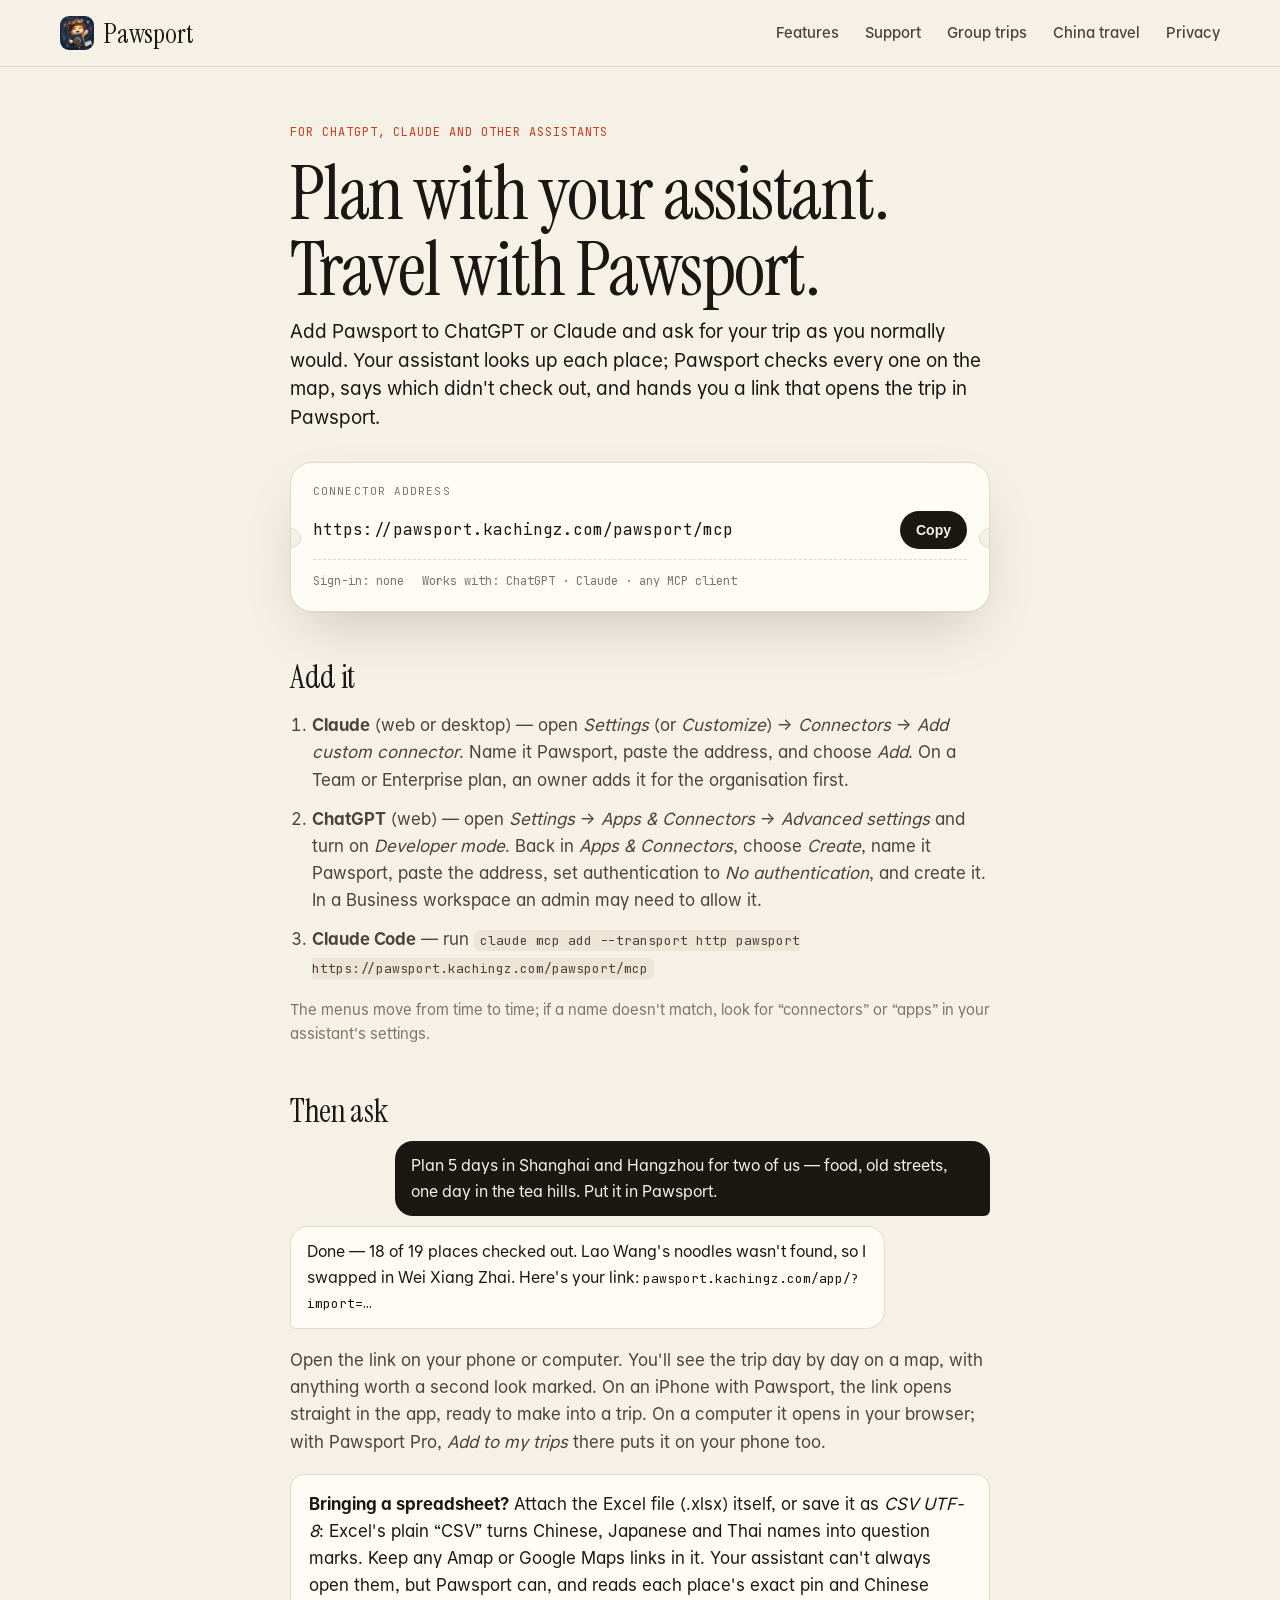
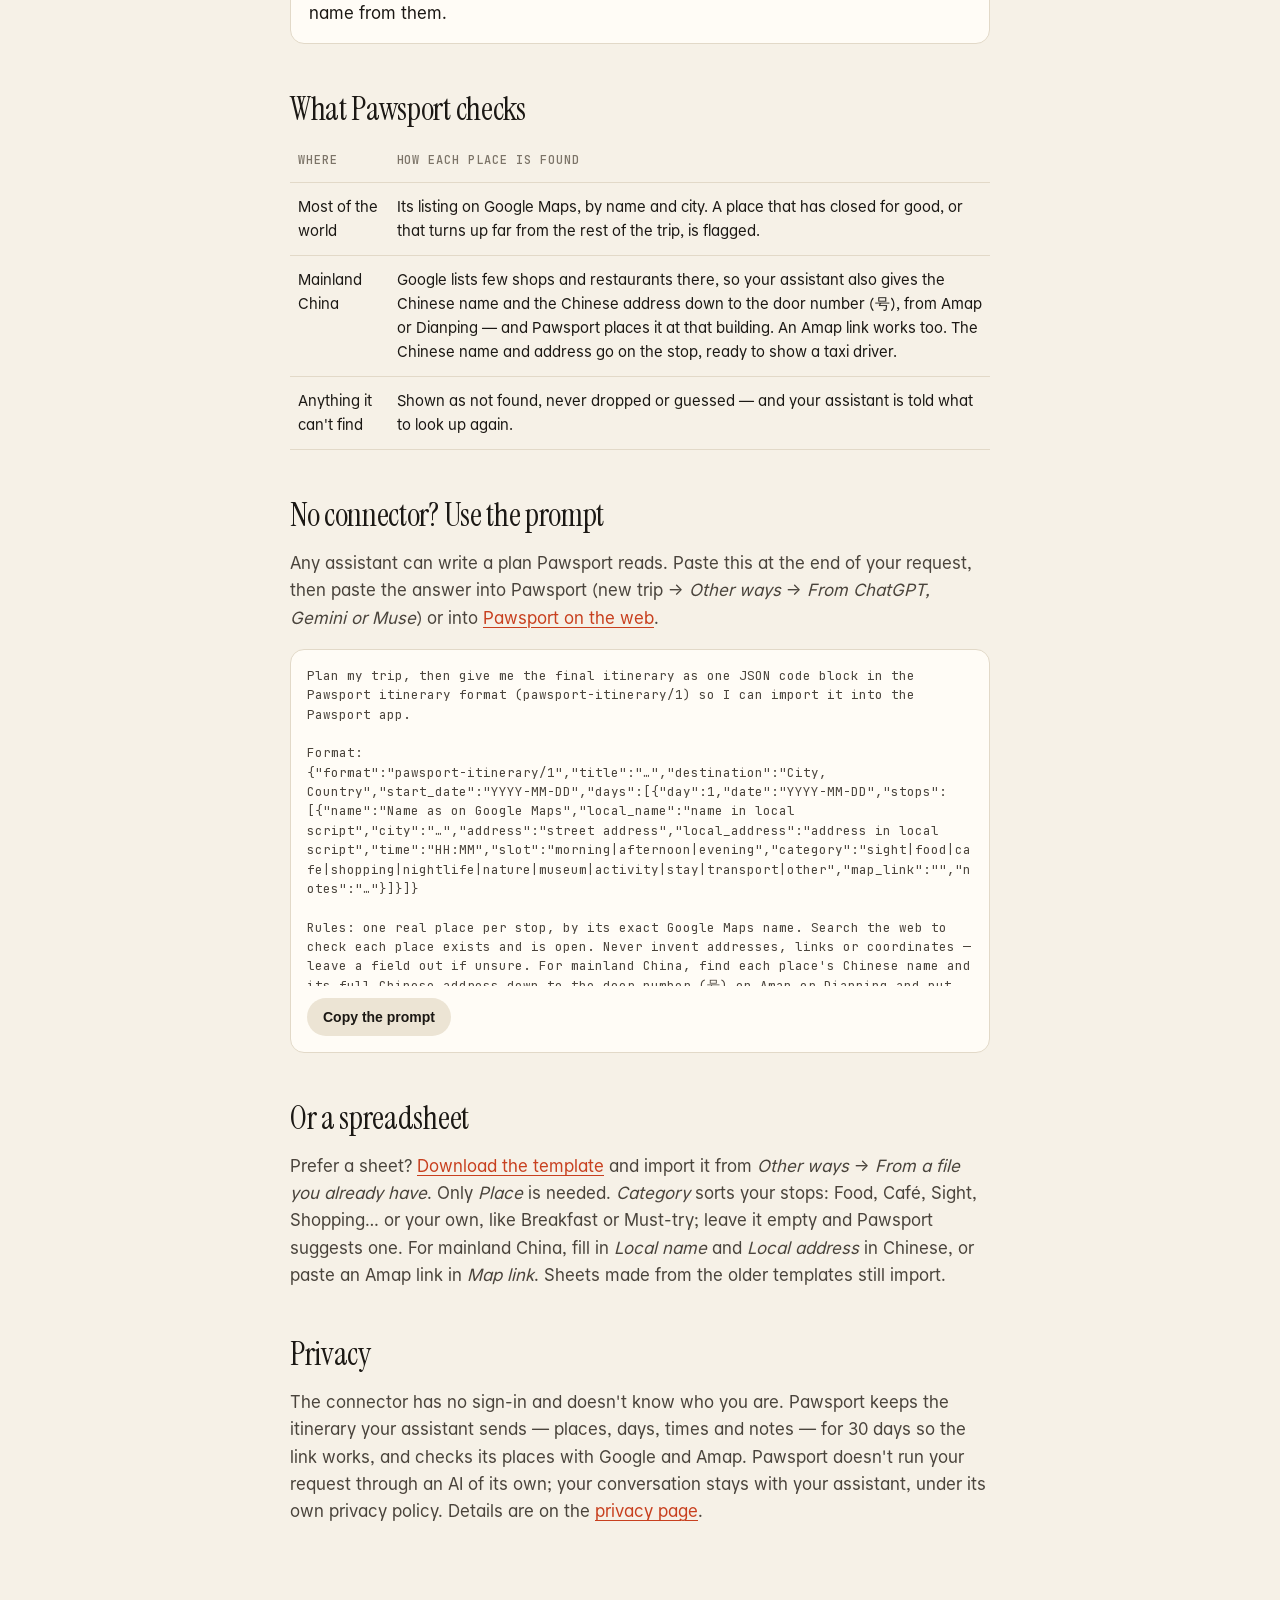
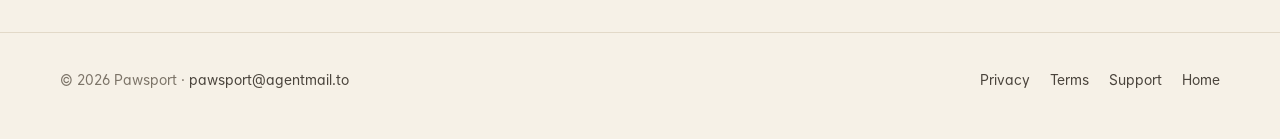
<file: assistants.html>
<!doctype html>
<html lang="en">
<head>
<meta charset="utf-8">
<meta name="viewport" content="width=device-width, initial-scale=1, viewport-fit=cover">
<title>Pawsport for ChatGPT and Claude</title>
<meta name="description" content="Plan a trip with ChatGPT or Claude, then bring it into Pawsport with every place checked on the map — even in mainland China.">
<link rel="canonical" href="https://pawsport.kachingz.com/assistants.html">
<meta property="og:type" content="website">
<meta property="og:site_name" content="Pawsport">
<meta property="og:locale" content="en_US">
<meta property="og:title" content="Pawsport for ChatGPT and Claude">
<meta property="og:description" content="Plan with your assistant. Travel with Pawsport. Every place checked on the map, even in mainland China.">
<meta property="og:url" content="https://pawsport.kachingz.com/assistants.html">
<meta property="og:image" content="https://pawsport.kachingz.com/img/og-pawsport.jpg">
<meta property="og:image:width" content="1200">
<meta property="og:image:height" content="630">
<meta property="og:image:alt" content="Pawsport: a cat in a flying helmet holding a passport. Plan less. Wander more.">
<meta name="twitter:card" content="summary_large_image">
<meta name="twitter:title" content="Pawsport for ChatGPT and Claude">
<meta name="twitter:description" content="Plan with your assistant. Travel with Pawsport. Every place checked on the map, even in mainland China.">
<meta name="twitter:image" content="https://pawsport.kachingz.com/img/og-pawsport.jpg">
<meta name="twitter:image:alt" content="Pawsport: a cat in a flying helmet holding a passport. Plan less. Wander more.">
<meta name="theme-color" content="#F4553A">
<link rel="icon" href="img/icon-96.png">
<link rel="apple-touch-icon" href="img/apple-touch-icon.png">
<link rel="preload" href="fonts/InstrumentSerif-latin.woff2" as="font" type="font/woff2" crossorigin><link rel="preload" href="fonts/Allo-Regular.woff2" as="font" type="font/woff2" crossorigin><link rel="stylesheet" href="site.css?v=15">
</head>
<body class="doc-page">
<header class="top">
  <div class="wrap">
    <a class="brand" href="./"><img src="img/icon-96.webp" alt="">Pawsport</a>
    <nav class="nav">
      <a class="hide-sm" href="./#features">Features</a>
      <a href="support.html">Support</a>
      <a href="group-trips.html">Group trips</a>
      <a href="china.html">China travel</a>
      <a href="privacy.html">Privacy</a>
    </nav>
  </div>
</header>
<main class="doc"><div class="narrow">
<p class="kicker">For ChatGPT, Claude and other assistants</p>
<h1>Plan with your assistant. Travel with Pawsport.</h1>
<p class="lede">Add Pawsport to ChatGPT or Claude and ask for your trip as you normally would. Your assistant looks up each place; Pawsport checks every one on the map, says which didn't check out, and hands you a link that opens the trip in Pawsport.</p>

<div class="stub" aria-label="The Pawsport connector address">
  <div class="stub-label">Connector address</div>
  <code class="stub-url" id="mcp-url">https://pawsport.kachingz.com/pawsport/mcp</code>
  <button class="btn btn-ink btn-small" type="button" data-copy="mcp-url">Copy</button>
  <div class="stub-meta"><span>Sign-in: none</span><span>Works with: ChatGPT · Claude · any MCP client</span></div>
</div>

<h2>Add it</h2>
<ol class="steps">
  <li><b>Claude</b> (web or desktop) — open <i>Settings</i> (or <i>Customize</i>) → <i>Connectors</i> → <i>Add custom connector</i>. Name it Pawsport, paste the address, and choose <i>Add</i>. On a Team or Enterprise plan, an owner adds it for the organisation first.</li>
  <li><b>ChatGPT</b> (web) — open <i>Settings</i> → <i>Apps &amp; Connectors</i> → <i>Advanced settings</i> and turn on <i>Developer mode</i>. Back in <i>Apps &amp; Connectors</i>, choose <i>Create</i>, name it Pawsport, paste the address, set authentication to <i>No authentication</i>, and create it. In a Business workspace an admin may need to allow it.</li>
  <li><b>Claude Code</b> — run <code>claude mcp add --transport http pawsport https://pawsport.kachingz.com/pawsport/mcp</code></li>
</ol>
<p class="note">The menus move from time to time; if a name doesn't match, look for “connectors” or “apps” in your assistant's settings.</p>

<h2>Then ask</h2>
<div class="chat">
  <p class="you">Plan 5 days in Shanghai and Hangzhou for two of us — food, old streets, one day in the tea hills. Put it in Pawsport.</p>
  <p class="ans">Done — 18 of 19 places checked out. Lao Wang's noodles wasn't found, so I swapped in Wei Xiang Zhai. Here's your link: <span class="mono">pawsport.kachingz.com/app/?import=…</span></p>
</div>
<p>Open the link on your phone or computer. You'll see the trip day by day on a map, with anything worth a second look marked. On an iPhone with Pawsport, the link opens straight in the app, ready to make into a trip. On a computer it opens in your browser; with Pawsport Pro, <i>Add to my trips</i> there puts it on your phone too.</p>

<div class="callout"><b>Bringing a spreadsheet?</b> Attach the Excel file (.xlsx) itself, or save it as <i>CSV UTF-8</i>: Excel's plain “CSV” turns Chinese, Japanese and Thai names into question marks. Keep any Amap or Google Maps links in it. Your assistant can't always open them, but Pawsport can, and reads each place's exact pin and Chinese name from them.</div>

<h2>What Pawsport checks</h2>
<table>
  <tr><th>Where</th><th>How each place is found</th></tr>
  <tr><td>Most of the world</td><td>Its listing on Google Maps, by name and city. A place that has closed for good, or that turns up far from the rest of the trip, is flagged.</td></tr>
  <tr><td>Mainland China</td><td>Google lists few shops and restaurants there, so your assistant also gives the Chinese name and the Chinese address down to the door number (号), from Amap or Dianping — and Pawsport places it at that building. An Amap link works too. The Chinese name and address go on the stop, ready to show a taxi driver.</td></tr>
  <tr><td>Anything it can't find</td><td>Shown as not found, never dropped or guessed — and your assistant is told what to look up again.</td></tr>
</table>

<h2>No connector? Use the prompt</h2>
<p>Any assistant can write a plan Pawsport reads. Paste this at the end of your request, then paste the answer into Pawsport (new trip → <i>Other ways</i> → <i>From ChatGPT, Gemini or Muse</i>) or into <a href="/app/">Pawsport on the web</a>.</p>
<div class="prompt">
  <pre id="prompt">Plan my trip, then give me the final itinerary as one JSON code block in the Pawsport itinerary format (pawsport-itinerary/1) so I can import it into the Pawsport app.

Format:
{&quot;format&quot;:&quot;pawsport-itinerary/1&quot;,&quot;title&quot;:&quot;…&quot;,&quot;destination&quot;:&quot;City, Country&quot;,&quot;start_date&quot;:&quot;YYYY-MM-DD&quot;,&quot;days&quot;:[{&quot;day&quot;:1,&quot;date&quot;:&quot;YYYY-MM-DD&quot;,&quot;stops&quot;:[{&quot;name&quot;:&quot;Name as on Google Maps&quot;,&quot;local_name&quot;:&quot;name in local script&quot;,&quot;city&quot;:&quot;…&quot;,&quot;address&quot;:&quot;street address&quot;,&quot;local_address&quot;:&quot;address in local script&quot;,&quot;time&quot;:&quot;HH:MM&quot;,&quot;slot&quot;:&quot;morning|afternoon|evening&quot;,&quot;category&quot;:&quot;sight|food|cafe|shopping|nightlife|nature|museum|activity|stay|transport|other&quot;,&quot;map_link&quot;:&quot;&quot;,&quot;notes&quot;:&quot;…&quot;}]}]}

Rules: one real place per stop, by its exact Google Maps name. Search the web to check each place exists and is open. Never invent addresses, links or coordinates — leave a field out if unsure. For mainland China, find each place&#x27;s Chinese name and its full Chinese address down to the door number (号) on Amap or Dianping and put them in local_name and local_address. Only include map_link if I gave you the link or you copied it from a page.</pre>
  <button class="btn btn-soft btn-small" type="button" data-copy="prompt">Copy the prompt</button>
</div>

<h2>Or a spreadsheet</h2>
<p>Prefer a sheet? <a href="pawsport-trip-template.csv" download>Download the template</a> and import it from <i>Other ways</i> → <i>From a file you already have</i>. Only <i>Place</i> is needed. <i>Category</i> sorts your stops: Food, Café, Sight, Shopping… or your own, like Breakfast or Must-try; leave it empty and Pawsport suggests one. For mainland China, fill in <i>Local name</i> and <i>Local address</i> in Chinese, or paste an Amap link in <i>Map link</i>. Sheets made from the older templates still import.</p>

<h2>Privacy</h2>
<p>The connector has no sign-in and doesn't know who you are. Pawsport keeps the itinerary your assistant sends — places, days, times and notes — for 30 days so the link works, and checks its places with Google and Amap. Pawsport doesn't run your request through an AI of its own; your conversation stays with your assistant, under its own privacy policy. Details are on the <a href="privacy.html">privacy page</a>.</p>
</div></main>
<footer>
  <div class="wrap">
    <span>© 2026 Pawsport · <a href="mailto:pawsport@agentmail.to">pawsport@agentmail.to</a></span>
    <nav>
      <a href="privacy.html">Privacy</a>
      <a href="terms.html">Terms</a>
      <a href="support.html">Support</a>
      <a href="./">Home</a>
    </nav>
  </div>
</footer>
<script>
document.querySelectorAll('[data-copy]').forEach(function (b) {
  b.addEventListener('click', function () {
    var el = document.getElementById(b.getAttribute('data-copy')), text = el.textContent, label = b.textContent;
    var done = function () { b.textContent = 'Copied'; setTimeout(function () { b.textContent = label; }, 1600); };
    var select = function () { var r = document.createRange(); r.selectNodeContents(el); var s = getSelection(); s.removeAllRanges(); s.addRange(r); };
    if (navigator.clipboard) navigator.clipboard.writeText(text).then(done, select); else select();
  });
});
</script>
</body>
</html>
</file>
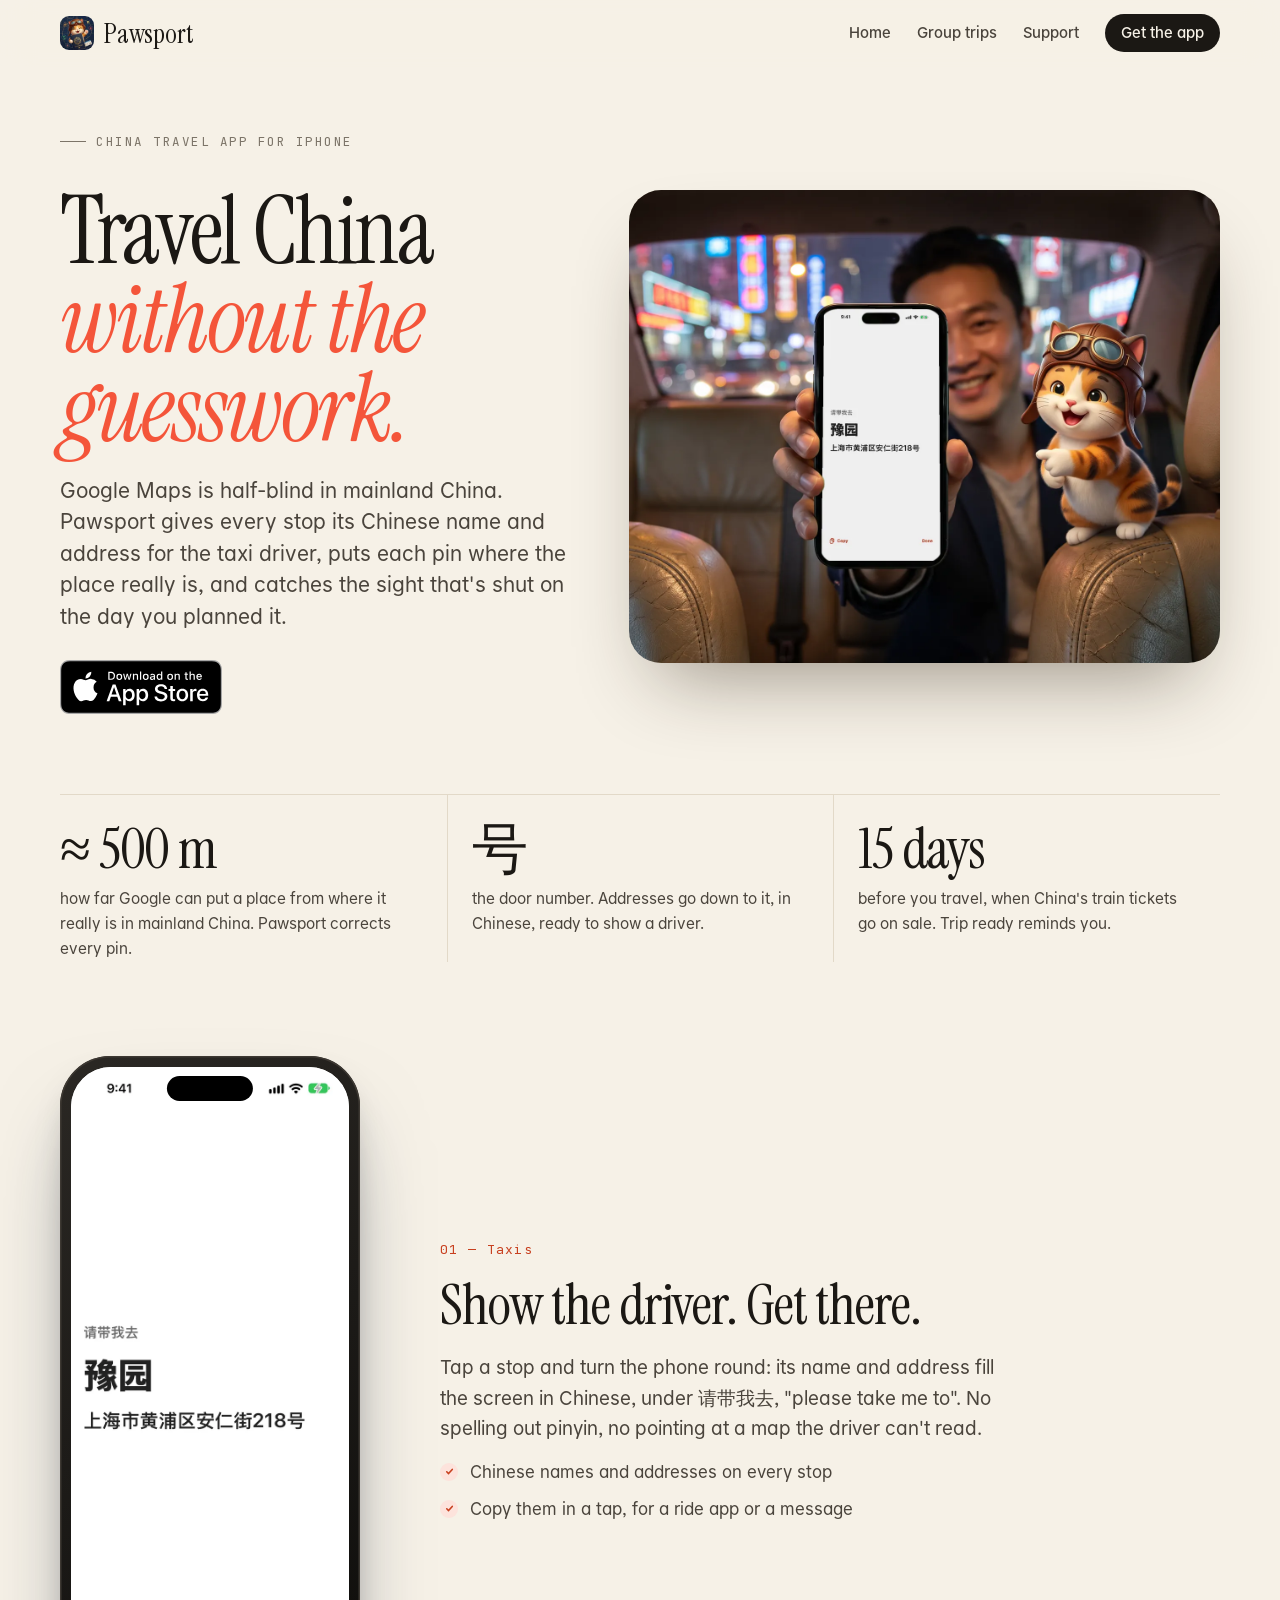
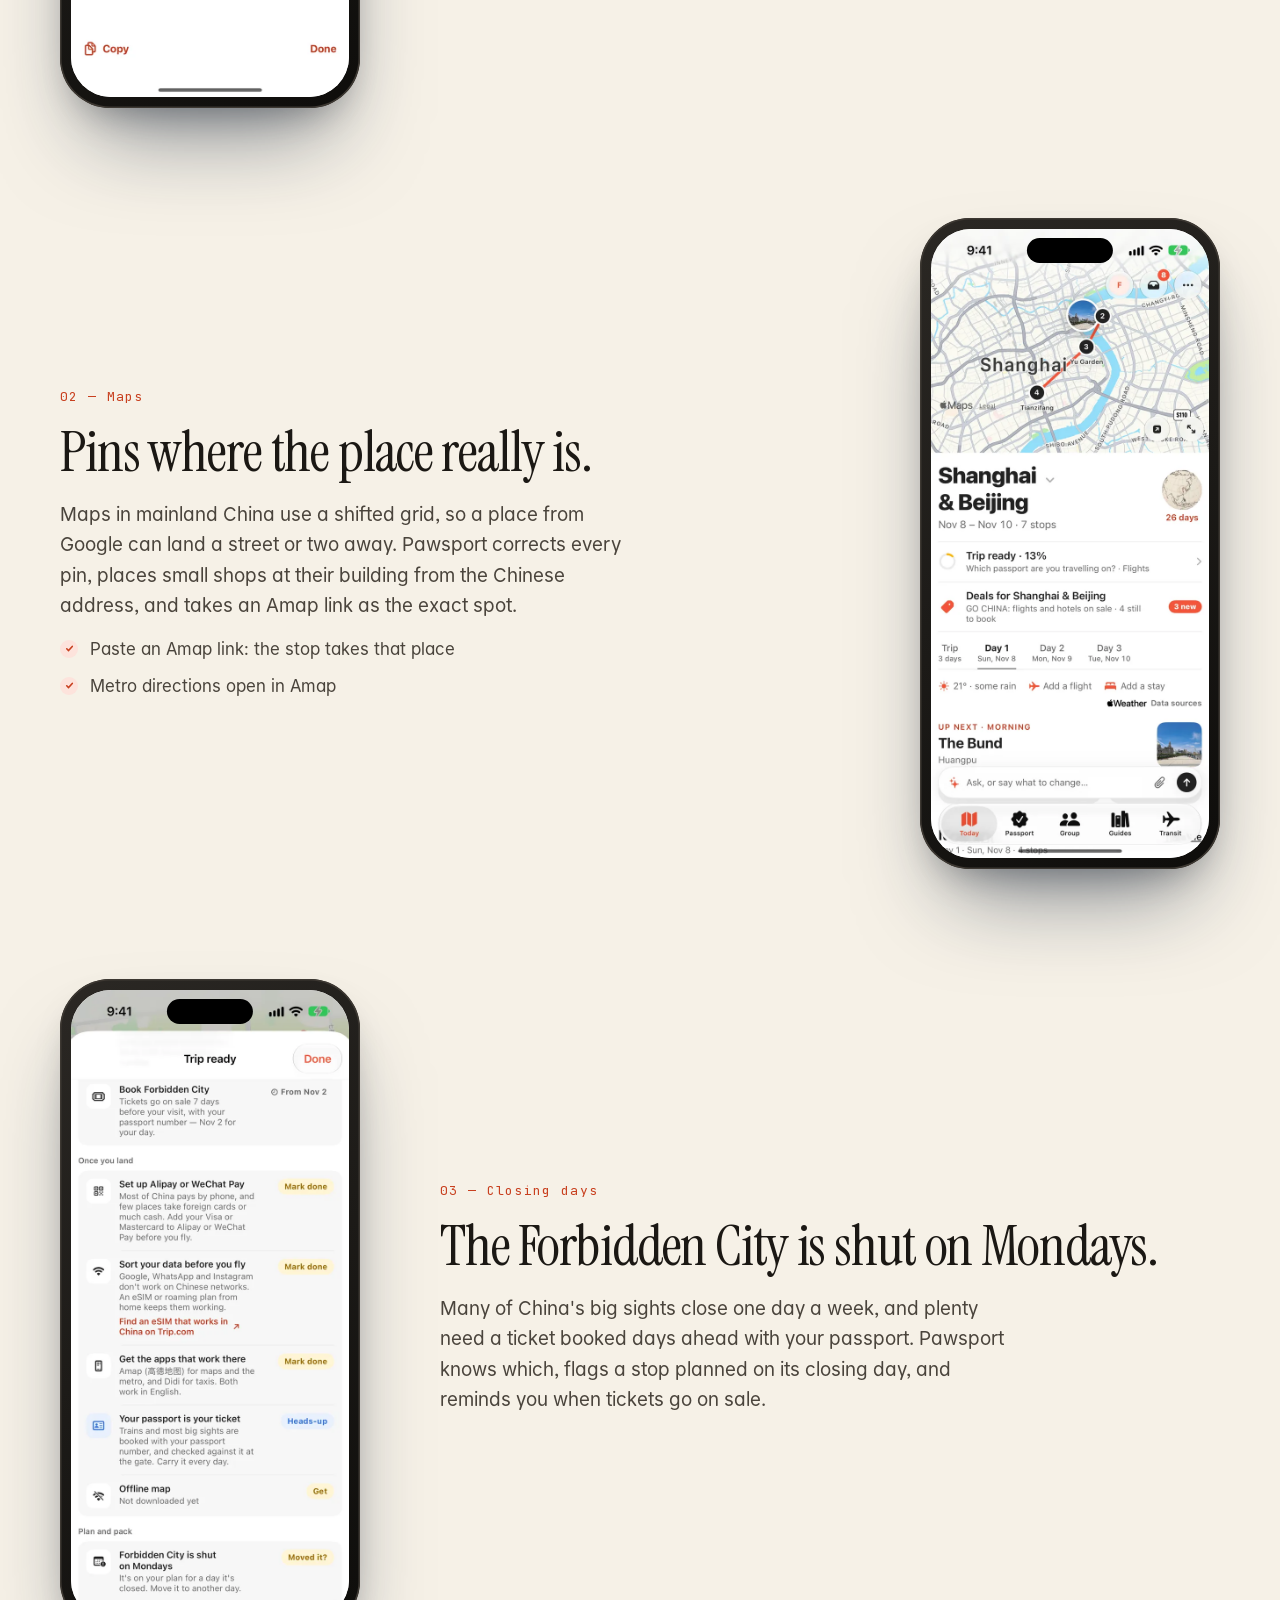
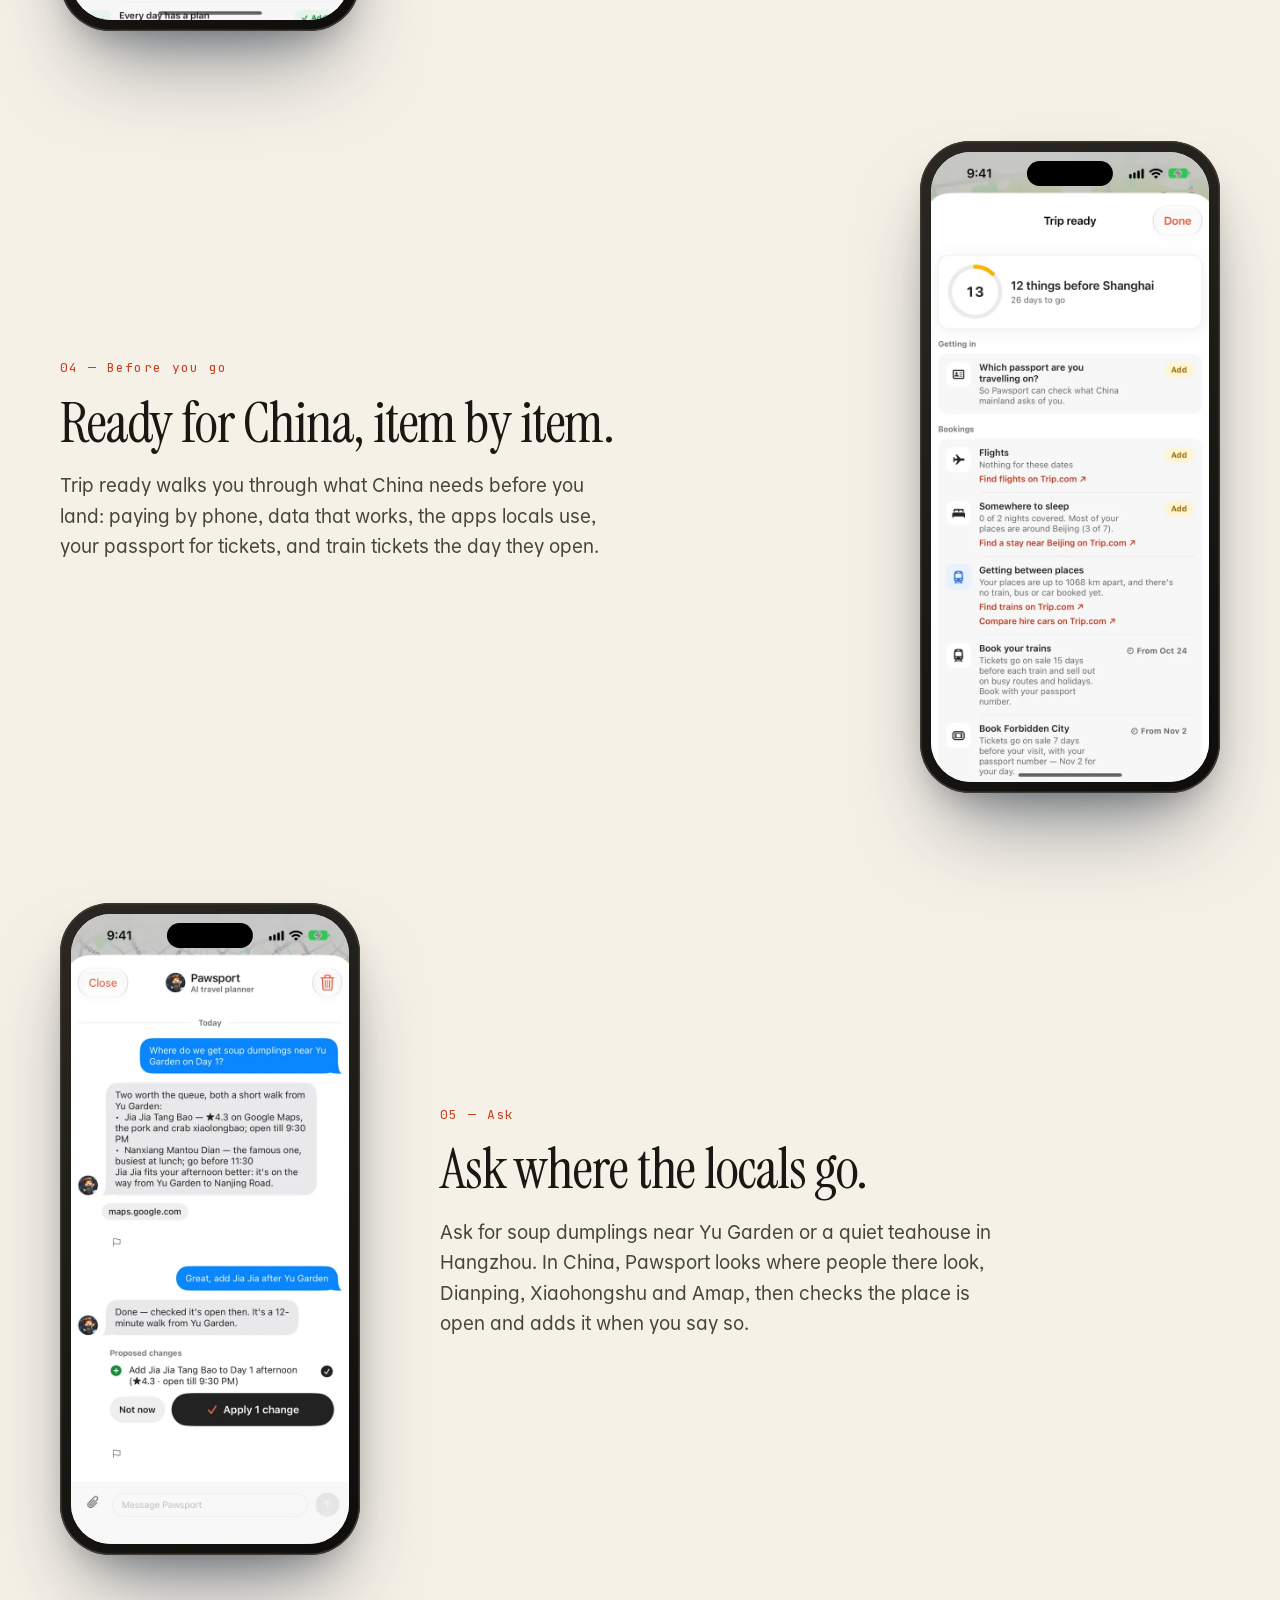
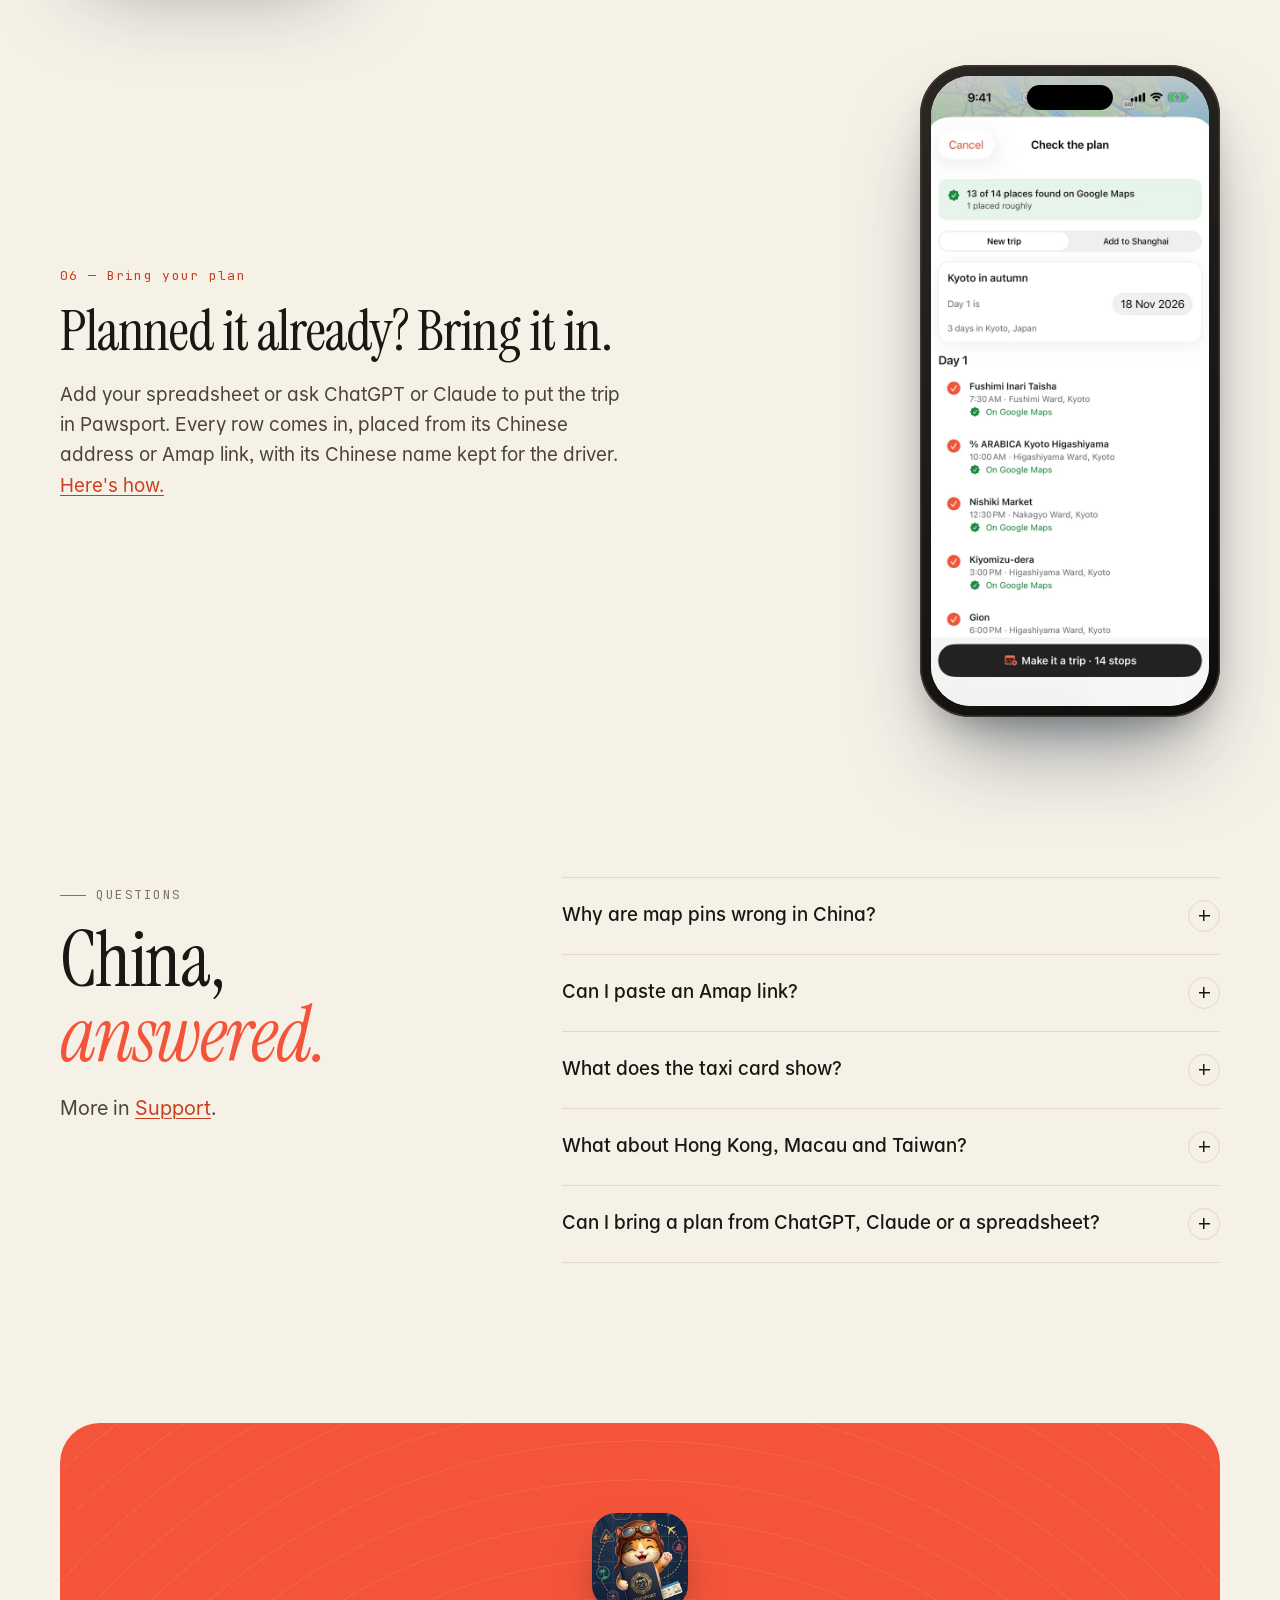
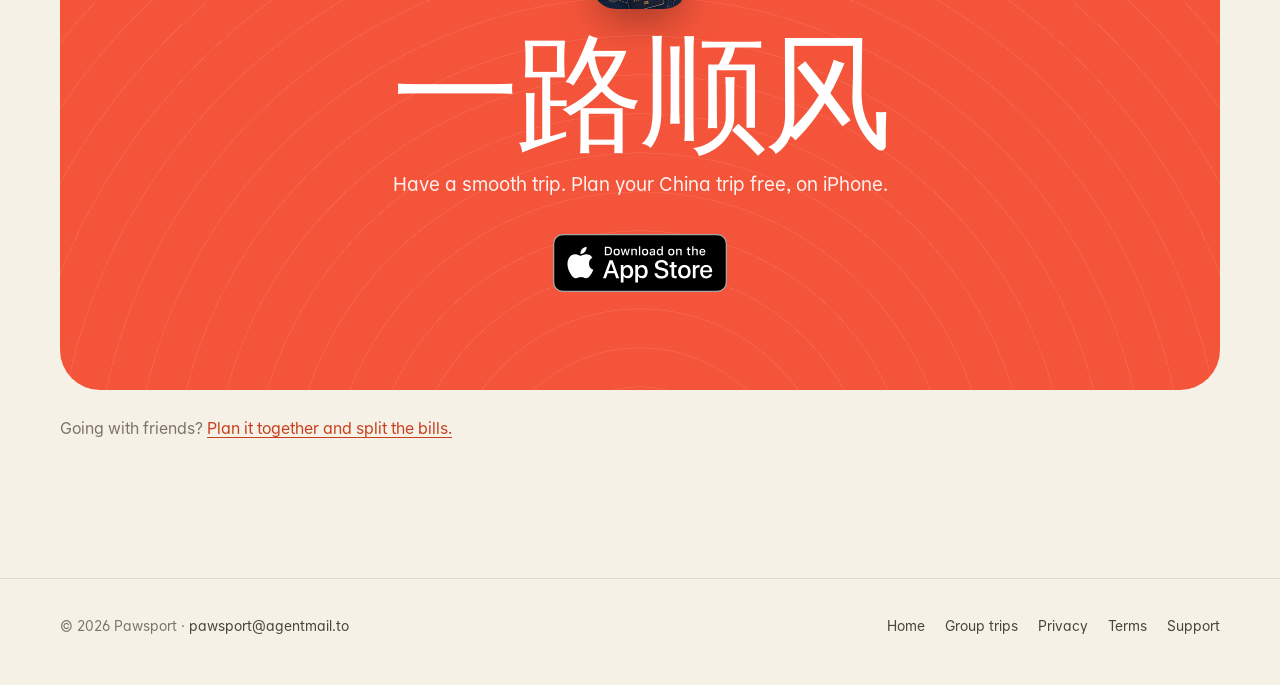
<file: china.html>
<!doctype html>
<html lang="en">
<head>
<meta charset="utf-8">
<meta name="viewport" content="width=device-width, initial-scale=1, viewport-fit=cover">
<title>China travel app: Chinese addresses for taxis, maps that land right · Pawsport</title>
<meta name="description" content="Plan a trip to China with every stop in Chinese to show the taxi driver, pins placed where the place really is, Amap links, sights shut that day caught early, and ticket reminders.">
<meta name="theme-color" content="#F6F1E7" media="(prefers-color-scheme: light)">
<meta name="theme-color" content="#13110E" media="(prefers-color-scheme: dark)">
<meta name="apple-itunes-app" content="app-id=6808585130, app-argument=pawsport://newtrip">
<link rel="canonical" href="https://pawsport.kachingz.com/china.html">
<meta property="og:type" content="website">
<meta property="og:site_name" content="Pawsport">
<meta property="og:locale" content="en_US">
<meta property="og:title" content="Travel China without the guesswork">
<meta property="og:description" content="Every stop in Chinese for the taxi driver, pins that land where the place really is, and closing days caught before you go.">
<meta property="og:url" content="https://pawsport.kachingz.com/china.html">
<meta property="og:image" content="https://pawsport.kachingz.com/img/og-pawsport.jpg">
<meta property="og:image:width" content="1200">
<meta property="og:image:height" content="630">
<meta property="og:image:alt" content="Pawsport: a cat in a flying helmet holding a passport. Plan less. Wander more.">
<meta name="twitter:card" content="summary_large_image">
<meta name="twitter:title" content="Travel China without the guesswork">
<meta name="twitter:description" content="Every stop in Chinese for the taxi driver, pins that land where the place really is, and closing days caught before you go.">
<meta name="twitter:image" content="https://pawsport.kachingz.com/img/og-pawsport.jpg">
<meta name="twitter:image:alt" content="Pawsport: a cat in a flying helmet holding a passport. Plan less. Wander more.">
<link rel="icon" href="img/icon-96.png">
<link rel="apple-touch-icon" href="img/apple-touch-icon.png">
<link rel="preload" href="fonts/InstrumentSerif-latin.woff2" as="font" type="font/woff2" crossorigin><link rel="preload" href="fonts/Allo-Regular.woff2" as="font" type="font/woff2" crossorigin><link rel="stylesheet" href="site.css?v=15">
<script type="application/ld+json">
{"@context":"https://schema.org","@graph":[
 {"@type":"WebPage","@id":"https://pawsport.kachingz.com/china.html#page","url":"https://pawsport.kachingz.com/china.html","name":"China travel app: Chinese addresses for taxis, maps that land right","inLanguage":"en",
  "isPartOf":{"@id":"https://pawsport.kachingz.com/#site"},"about":{"@id":"https://pawsport.kachingz.com/#app"},
  "breadcrumb":{"@type":"BreadcrumbList","itemListElement":[{"@type":"ListItem","position":1,"name":"Pawsport","item":"https://pawsport.kachingz.com/"},{"@type":"ListItem","position":2,"name":"China travel","item":"https://pawsport.kachingz.com/china.html"}]}},
 {"@type":"FAQPage","mainEntity":[
  {"@type":"Question","name":"Why are map pins wrong in China?","acceptedAnswer":{"@type":"Answer","text":"Maps in mainland China use a shifted coordinate system, so places from Google can land hundreds of metres from where they really are. Pawsport corrects every one before it goes on your map."}},
  {"@type":"Question","name":"Can I paste an Amap link?","acceptedAnswer":{"@type":"Answer","text":"Yes. Paste an Amap share link into a stop and Pawsport takes that exact place, with its Chinese name and address."}},
  {"@type":"Question","name":"What does the taxi card show?","acceptedAnswer":{"@type":"Answer","text":"The place's name and full address in Chinese, large enough to read across a taxi, under 请带我去 (please take me to)."}},
  {"@type":"Question","name":"What about Hong Kong, Macau and Taiwan?","acceptedAnswer":{"@type":"Answer","text":"Their maps aren't shifted, so Pawsport leaves their pins as they are."}},
  {"@type":"Question","name":"Can I bring a plan from ChatGPT, Claude or a spreadsheet?","acceptedAnswer":{"@type":"Answer","text":"Yes. Pawsport places each stop from its Chinese address down to the door number, or from an Amap link, and keeps every row of your sheet."}}]}]}
</script>
</head>
<body>
<header class="top">
  <div class="wrap">
    <a class="brand" href="./"><img src="img/icon-96.webp" alt="">Pawsport</a>
    <nav class="nav">
      <a class="hide-sm" href="./">Home</a>
      <a class="hide-sm" href="group-trips.html">Group trips</a>
      <a class="hide-sm" href="support.html">Support</a>
      <a class="btn btn-ink btn-small" href="https://apps.apple.com/app/id6808585130?ppid=35a0280c-50da-4e0e-854f-cc3f330faf00&amp;ct=site-china">Get the app</a>
    </nav>
  </div>
</header>

<main>
<section class="lp-hero">
  <div class="wrap">
    <div>
      <p class="eyebrow">China travel app for iPhone</p>
      <h1>Travel China <em>without the guesswork.</em></h1>
      <p class="lede">Google Maps is half-blind in mainland China. Pawsport gives every stop its Chinese name and address for the taxi driver, puts each pin where the place really is, and catches the sight that's shut on the day you planned it.</p>
      <div class="ctas">
        <a class="badge-link" href="https://apps.apple.com/app/id6808585130?ppid=35a0280c-50da-4e0e-854f-cc3f330faf00&amp;ct=site-china"><img class="store-badge badge-light" src="img/app-store-badge-black.svg" alt="Download on the App Store" width="162" height="54"><img class="store-badge badge-dark" src="img/app-store-badge-white.svg" alt="Download on the App Store" width="162" height="54"></a>
      </div>
    </div>
    <figure class="lp-photo"><img src="img/lp/photo-taxi.webp" alt="In a Shanghai taxi at night, a phone shows the driver 豫园 and its address in Chinese" width="1400" height="1120" fetchpriority="high"></figure>
  </div>
  <div class="wrap">
    <div class="lp-facts">
      <div><b>≈ 500 m</b><span>how far Google can put a place from where it really is in mainland China. Pawsport corrects every pin.</span></div>
      <div><b class="zh">号</b><span>the door number. Addresses go down to it, in Chinese, ready to show a driver.</span></div>
      <div><b>15 days</b><span>before you travel, when China's train tickets go on sale. Trip ready reminds you.</span></div>
    </div>
  </div>
</section>

<section class="section tight">
  <div class="wrap">
    <div class="lp-rows">
      <article class="lp-row">
        <figure><div class="phone"><div class="screen"><img src="img/lp/china-driver.webp" alt="The taxi card: 请带我去, 豫园, and its address in Chinese, full screen" loading="lazy"></div></div></figure>
        <div>
          <p class="n">01 — Taxis</p>
          <h2>Show the driver. Get there.</h2>
          <p>Tap a stop and turn the phone round: its name and address fill the screen in Chinese, under <span class="zh">请带我去</span>, "please take me to". No spelling out pinyin, no pointing at a map the driver can't read.</p>
          <ul class="ticks"><li>Chinese names and addresses on every stop</li><li>Copy them in a tap, for a ride app or a message</li></ul>
        </div>
      </article>
      <article class="lp-row">
        <figure><div class="phone"><div class="screen"><img src="img/lp/china-today.webp" alt="A Shanghai and Beijing trip in Pawsport, with the day's stops numbered on the map" loading="lazy"></div></div></figure>
        <div>
          <p class="n">02 — Maps</p>
          <h2>Pins where the place really is.</h2>
          <p>Maps in mainland China use a shifted grid, so a place from Google can land a street or two away. Pawsport corrects every pin, places small shops at their building from the Chinese address, and takes an Amap link as the exact spot.</p>
          <ul class="ticks"><li>Paste an Amap link: the stop takes that place</li><li>Metro directions open in Amap</li></ul>
        </div>
      </article>
      <article class="lp-row">
        <figure><div class="phone"><div class="screen"><img src="img/lp/china-closed.webp" alt="Trip ready: the Forbidden City is shut on Mondays, and its tickets go on sale 7 days ahead with your passport number" loading="lazy"></div></div></figure>
        <div>
          <p class="n">03 — Closing days</p>
          <h2>The Forbidden City is shut on Mondays.</h2>
          <p>Many of China's big sights close one day a week, and plenty need a ticket booked days ahead with your passport. Pawsport knows which, flags a stop planned on its closing day, and reminds you when tickets go on sale.</p>
        </div>
      </article>
      <article class="lp-row">
        <figure><div class="phone"><div class="screen"><img src="img/lp/china-ready.webp" alt="Trip ready for China: 12 things before Shanghai, from your passport to train tickets" loading="lazy"></div></div></figure>
        <div>
          <p class="n">04 — Before you go</p>
          <h2>Ready for China, item by item.</h2>
          <p>Trip ready walks you through what China needs before you land: paying by phone, data that works, the apps locals use, your passport for tickets, and train tickets the day they open.</p>
        </div>
      </article>
      <article class="lp-row">
        <figure><div class="phone"><div class="screen"><img src="img/app/ask.webp" alt="Asking Pawsport for soup dumplings near Yu Garden, and it adds one to the plan" loading="lazy"></div></div></figure>
        <div>
          <p class="n">05 — Ask</p>
          <h2>Ask where the locals go.</h2>
          <p>Ask for soup dumplings near Yu Garden or a quiet teahouse in Hangzhou. In China, Pawsport looks where people there look, Dianping, Xiaohongshu and Amap, then checks the place is open and adds it when you say so.</p>
        </div>
      </article>
      <article class="lp-row">
        <figure><div class="phone"><div class="screen"><img src="img/lp/import.webp" alt="A plan from an AI assistant in Pawsport: 13 of 14 places found, ready to make into a trip" loading="lazy"></div></div></figure>
        <div>
          <p class="n">06 — Bring your plan</p>
          <h2>Planned it already? Bring it in.</h2>
          <p>Add your spreadsheet or ask ChatGPT or Claude to put the trip in Pawsport. Every row comes in, placed from its Chinese address or Amap link, with its Chinese name kept for the driver. <a href="assistants.html">Here's how.</a></p>
        </div>
      </article>
    </div>
  </div>
</section>

<section class="section tight">
  <div class="wrap faq">
    <div><p class="eyebrow">Questions</p><h2 class="h2">China, <em>answered.</em></h2><p class="sub">More in <a href="support.html">Support</a>.</p></div>
    <div>
      <details><summary>Why are map pins wrong in China?</summary><p>Maps in mainland China use a shifted coordinate system, so places from Google can land hundreds of metres from where they really are. Pawsport corrects every one before it goes on your map.</p></details>
      <details><summary>Can I paste an Amap link?</summary><p>Yes. Paste an Amap share link into a stop and Pawsport takes that exact place, with its Chinese name and address.</p></details>
      <details><summary>What does the taxi card show?</summary><p>The place's name and full address in Chinese, large enough to read across a taxi, under <span class="zh">请带我去</span> (please take me to).</p></details>
      <details><summary>What about Hong Kong, Macau and Taiwan?</summary><p>Their maps aren't shifted, so Pawsport leaves their pins as they are.</p></details>
      <details><summary>Can I bring a plan from ChatGPT, Claude or a spreadsheet?</summary><p>Yes. Pawsport places each stop from its Chinese address down to the door number, or from an Amap link, and keeps every row of your sheet. <a href="assistants.html">Here's how.</a></p></details>
    </div>
  </div>
</section>

<section class="section tight">
  <div class="wrap">
    <div class="final">
      <img class="cat" src="img/icon-192.webp" alt="" loading="lazy" width="192" height="192">
      <h2>一路顺风</h2>
      <p>Have a smooth trip. Plan your China trip free, on iPhone.</p>
      <a class="badge-link" href="https://apps.apple.com/app/id6808585130?ppid=35a0280c-50da-4e0e-854f-cc3f330faf00&amp;ct=site-china"><img class="store-badge" src="img/app-store-badge-black.svg" alt="Download on the App Store" width="174" height="58" loading="lazy"></a>
    </div>
    <p class="lp-more">Going with friends? <a href="group-trips.html">Plan it together and split the bills.</a></p>
  </div>
</section>
</main>

<footer>
  <div class="wrap">
    <span>© 2026 Pawsport · <a href="mailto:pawsport@agentmail.to">pawsport@agentmail.to</a></span>
    <nav>
      <a href="./">Home</a>
      <a href="group-trips.html">Group trips</a>
      <a href="privacy.html">Privacy</a>
      <a href="terms.html">Terms</a>
      <a href="support.html">Support</a>
    </nav>
  </div>
</footer>
</body>
</html>
</file>
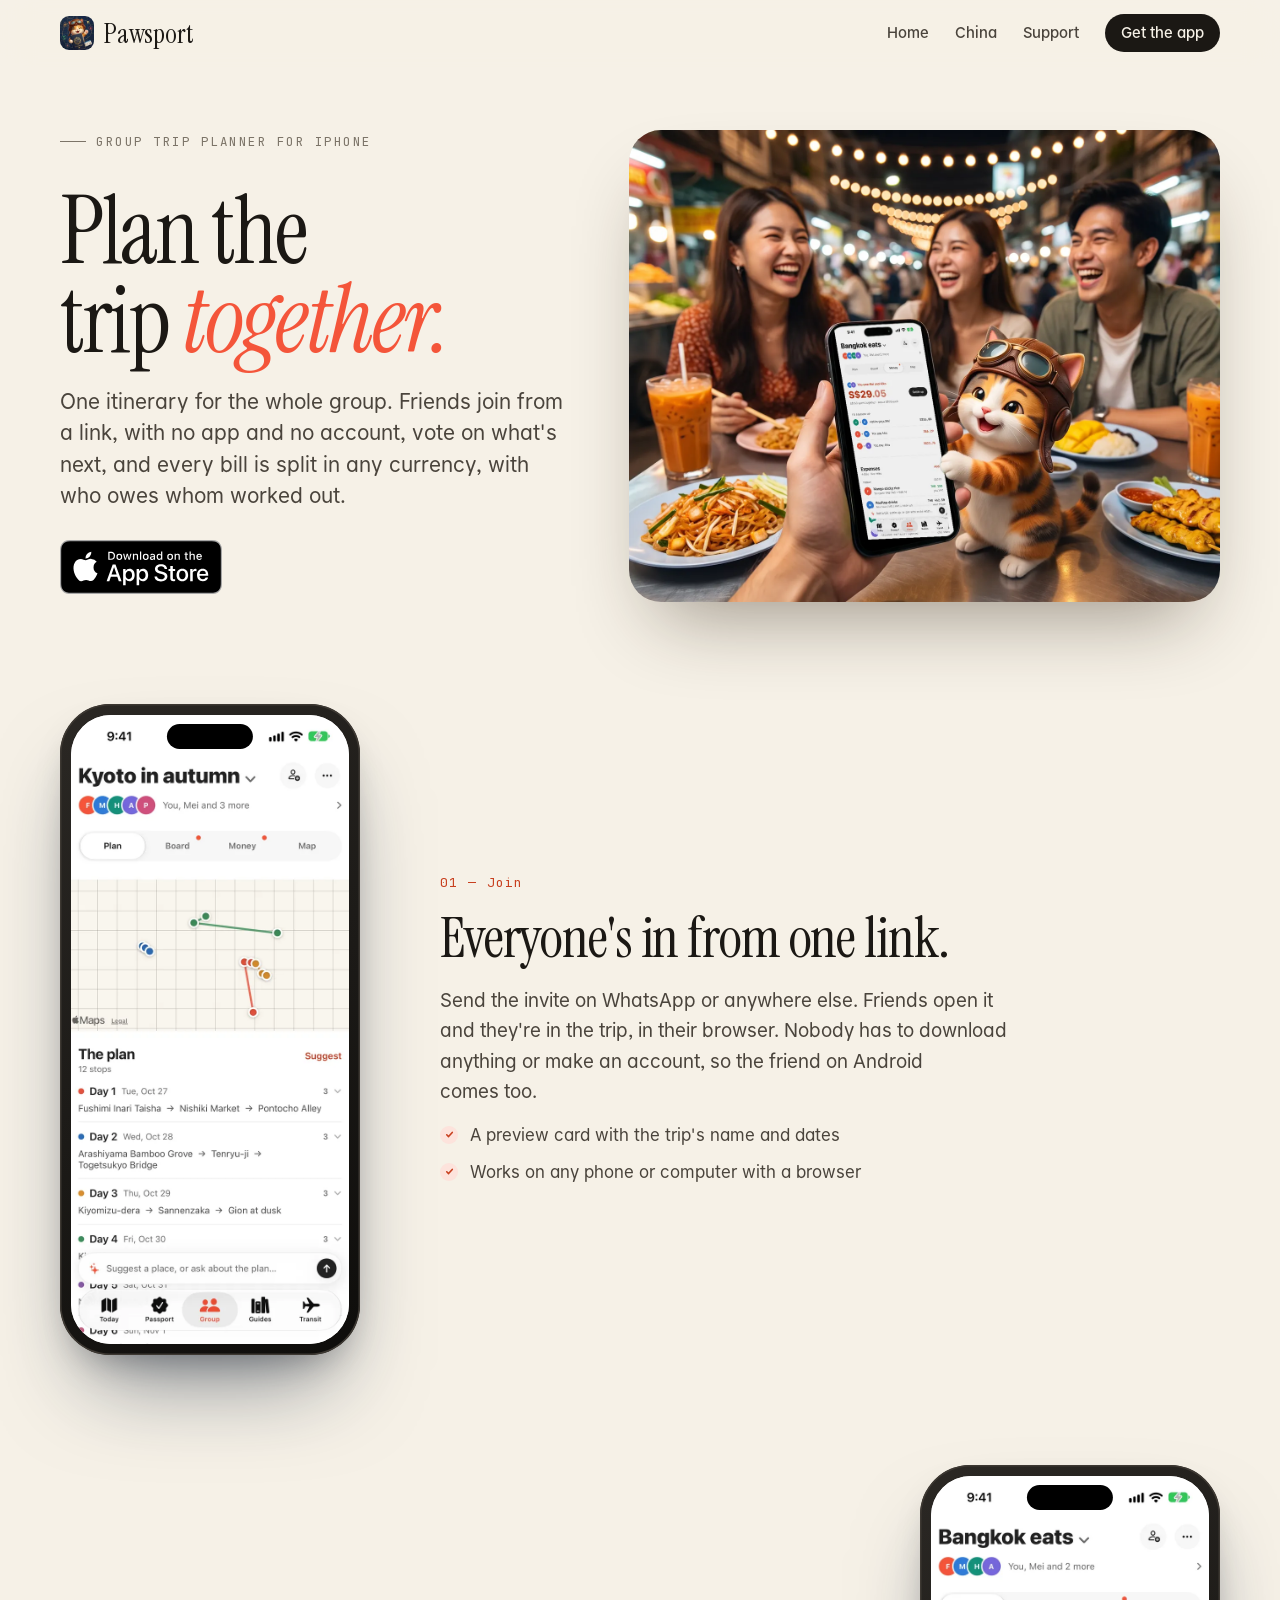
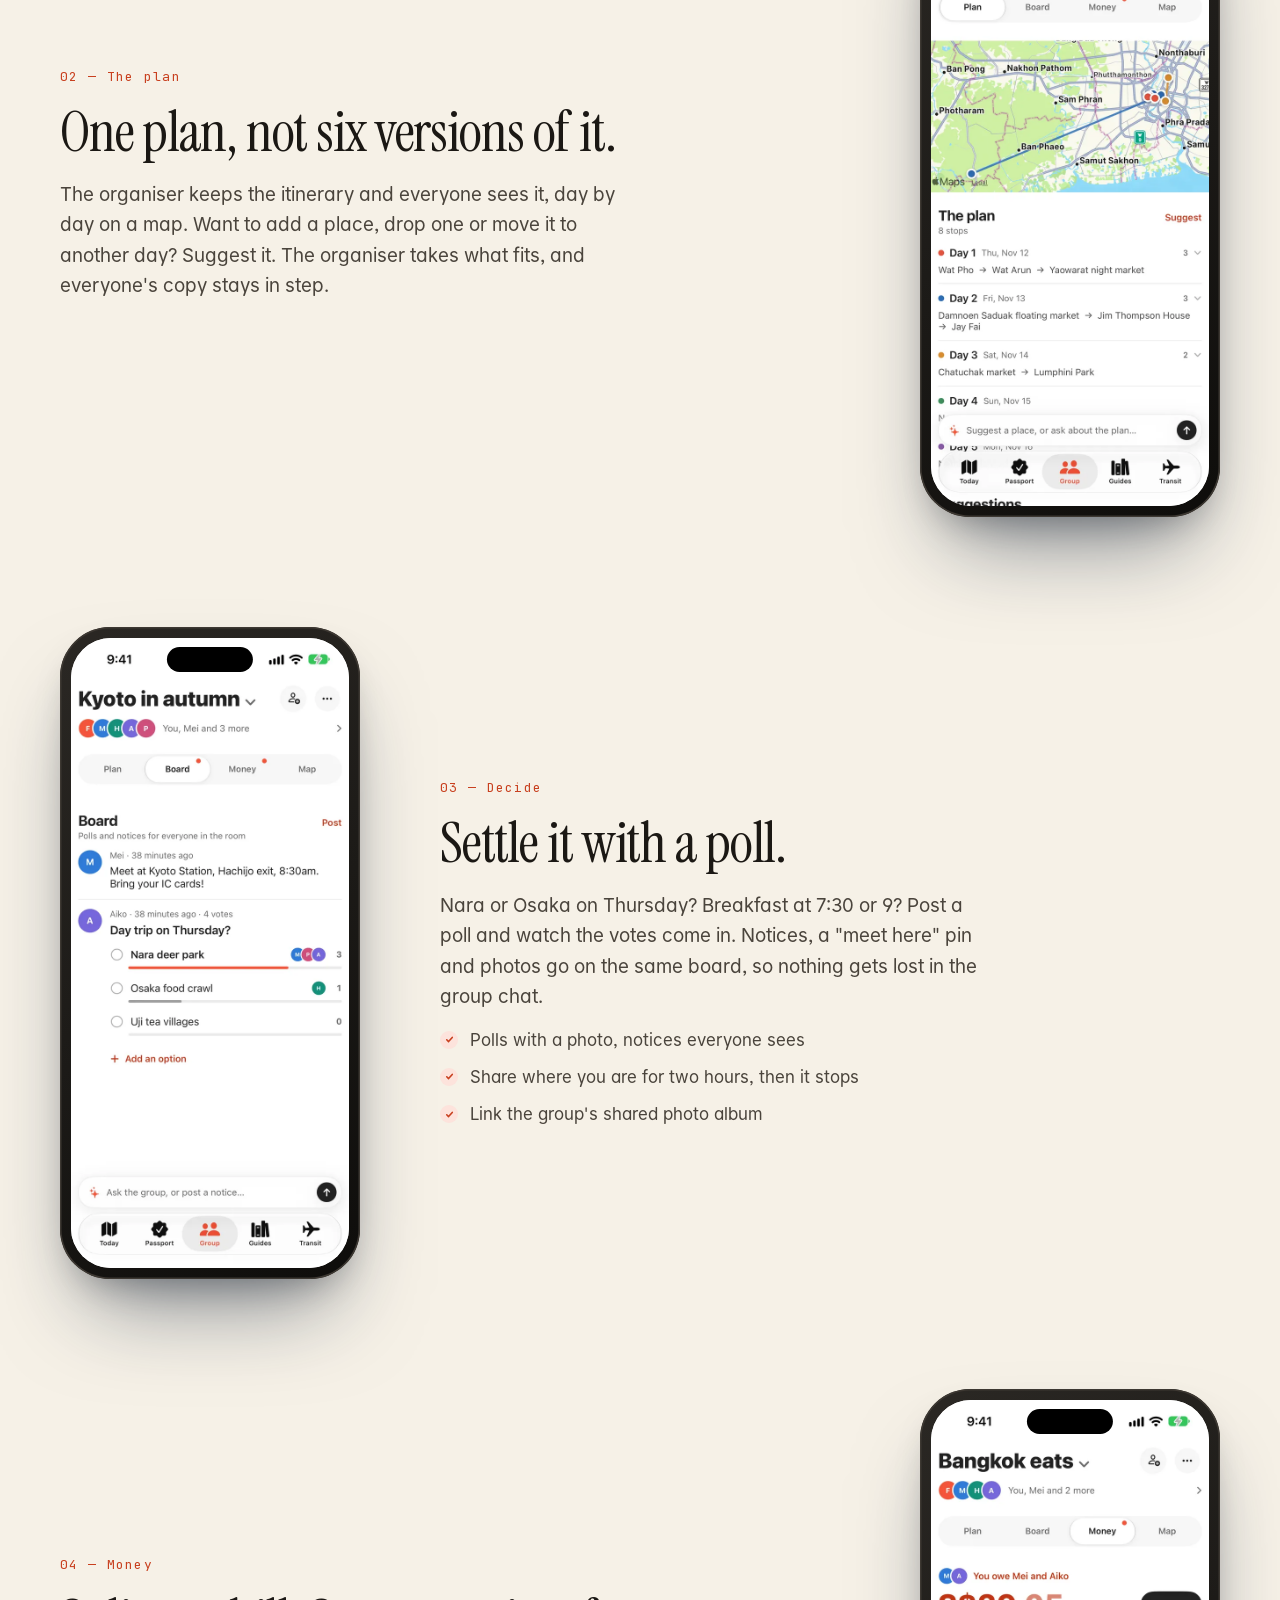
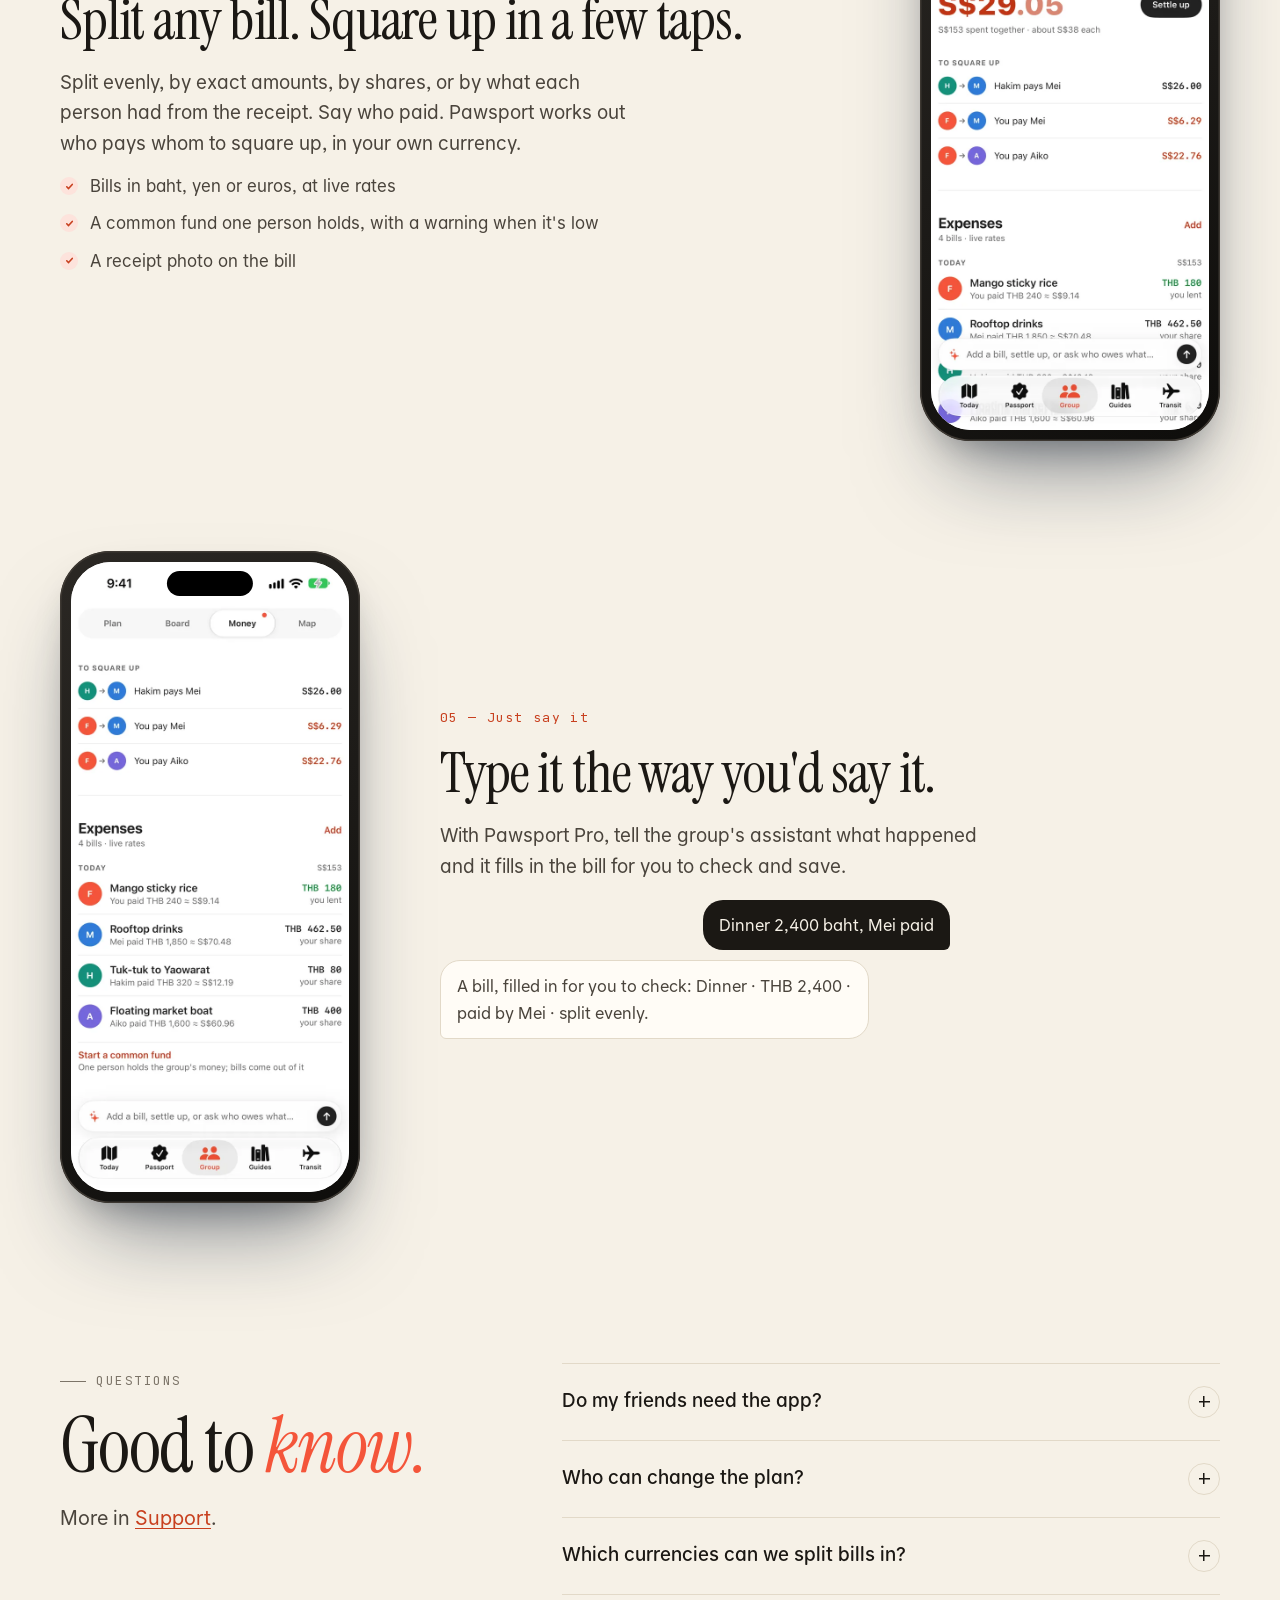
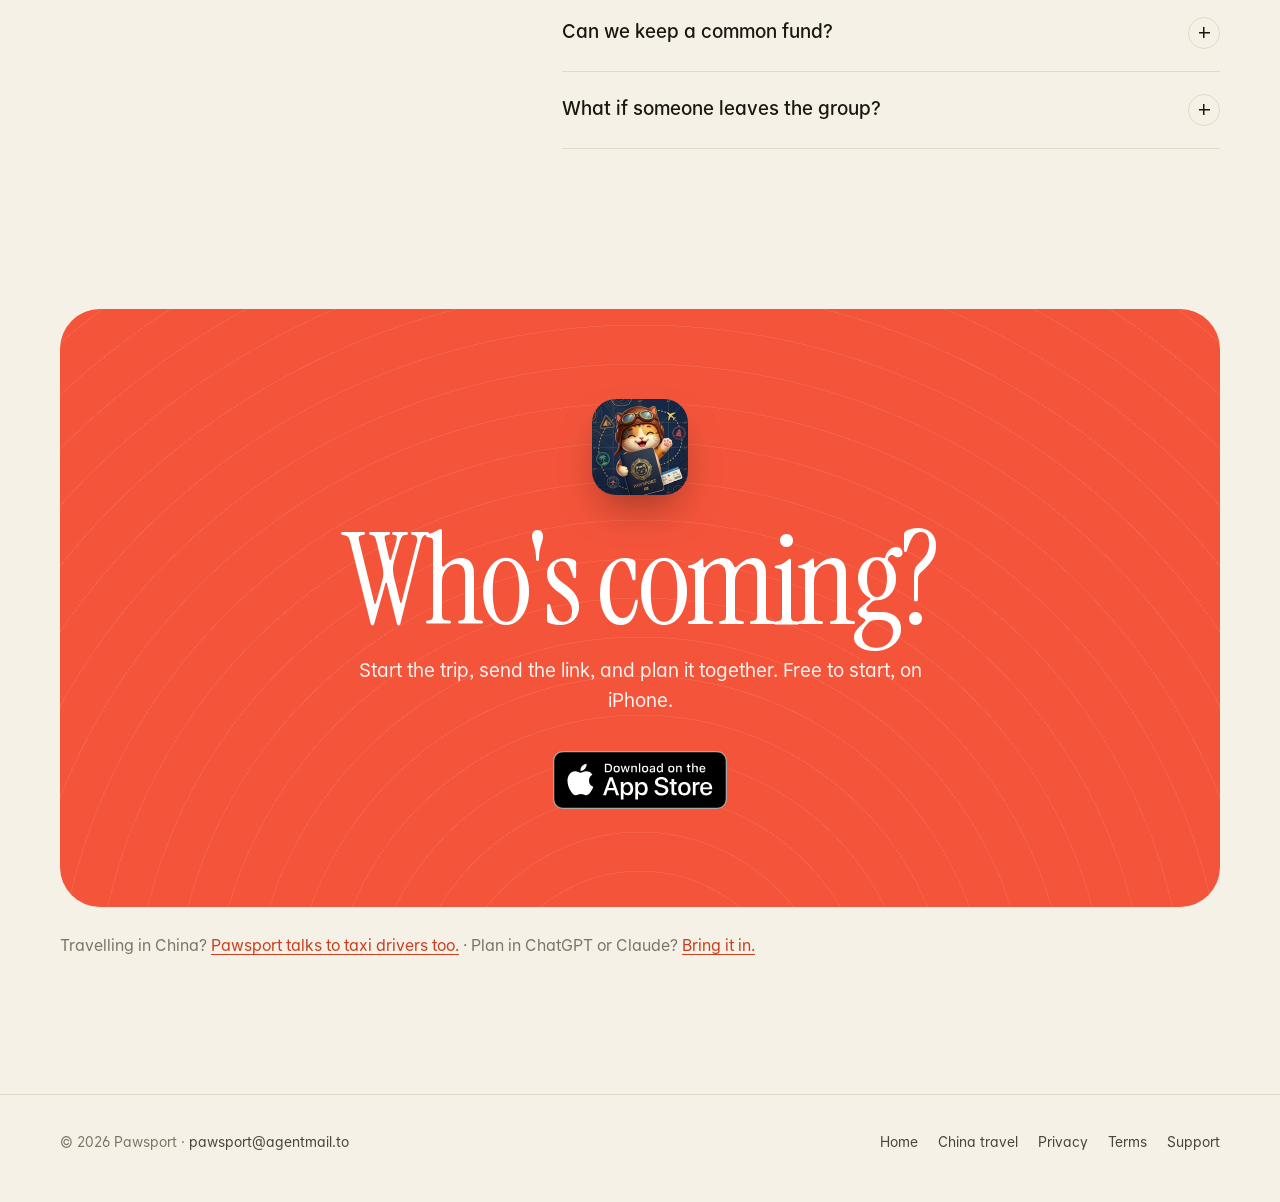
<file: group-trips.html>
<!doctype html>
<html lang="en">
<head>
<meta charset="utf-8">
<meta name="viewport" content="width=device-width, initial-scale=1, viewport-fit=cover">
<title>Group trip planner with bill splitting · Pawsport</title>
<meta name="description" content="Plan a group trip in one shared itinerary: friends join from a link with no app, vote on what's next, and split every bill in any currency, with who owes whom worked out.">
<meta name="theme-color" content="#F6F1E7" media="(prefers-color-scheme: light)">
<meta name="theme-color" content="#13110E" media="(prefers-color-scheme: dark)">
<meta name="apple-itunes-app" content="app-id=6808585130, app-argument=pawsport://group">
<link rel="canonical" href="https://pawsport.kachingz.com/group-trips.html">
<meta property="og:type" content="website">
<meta property="og:site_name" content="Pawsport">
<meta property="og:locale" content="en_US">
<meta property="og:title" content="Plan the trip together, split every bill">
<meta property="og:description" content="One shared itinerary, polls for what's next, and bills split in any currency. Friends join from a link, no app needed.">
<meta property="og:url" content="https://pawsport.kachingz.com/group-trips.html">
<meta property="og:image" content="https://pawsport.kachingz.com/img/og-pawsport.jpg">
<meta property="og:image:width" content="1200">
<meta property="og:image:height" content="630">
<meta property="og:image:alt" content="Pawsport: a cat in a flying helmet holding a passport. Plan less. Wander more.">
<meta name="twitter:card" content="summary_large_image">
<meta name="twitter:title" content="Plan the trip together, split every bill">
<meta name="twitter:description" content="One shared itinerary, polls for what's next, and bills split in any currency. Friends join from a link, no app needed.">
<meta name="twitter:image" content="https://pawsport.kachingz.com/img/og-pawsport.jpg">
<meta name="twitter:image:alt" content="Pawsport: a cat in a flying helmet holding a passport. Plan less. Wander more.">
<link rel="icon" href="img/icon-96.png">
<link rel="apple-touch-icon" href="img/apple-touch-icon.png">
<link rel="preload" href="fonts/InstrumentSerif-latin.woff2" as="font" type="font/woff2" crossorigin><link rel="preload" href="fonts/Allo-Regular.woff2" as="font" type="font/woff2" crossorigin><link rel="stylesheet" href="site.css?v=15">
<script type="application/ld+json">
{"@context":"https://schema.org","@graph":[
 {"@type":"WebPage","@id":"https://pawsport.kachingz.com/group-trips.html#page","url":"https://pawsport.kachingz.com/group-trips.html","name":"Group trip planner with bill splitting","inLanguage":"en",
  "isPartOf":{"@id":"https://pawsport.kachingz.com/#site"},"about":{"@id":"https://pawsport.kachingz.com/#app"},
  "breadcrumb":{"@type":"BreadcrumbList","itemListElement":[{"@type":"ListItem","position":1,"name":"Pawsport","item":"https://pawsport.kachingz.com/"},{"@type":"ListItem","position":2,"name":"Group trips","item":"https://pawsport.kachingz.com/group-trips.html"}]}},
 {"@type":"FAQPage","mainEntity":[
  {"@type":"Question","name":"Do my friends need the app?","acceptedAnswer":{"@type":"Answer","text":"No. They open your invite link and join in their browser, with no account. Friends on Android can join the same way."}},
  {"@type":"Question","name":"Who can change the plan?","acceptedAnswer":{"@type":"Answer","text":"The person who started the group keeps the plan. Everyone else can suggest adding, removing or moving places, and the organiser takes the ones they want."}},
  {"@type":"Question","name":"Which currencies can we split bills in?","acceptedAnswer":{"@type":"Answer","text":"Any. Each bill keeps the currency it was paid in, and the totals use live exchange rates."}},
  {"@type":"Question","name":"Can we keep a common fund?","acceptedAnswer":{"@type":"Answer","text":"Yes. One person holds the group's money, everyone tops it up, and bills paid from it come out of it. Pawsport tells everyone when it's running low."}},
  {"@type":"Question","name":"What if someone leaves the group?","acceptedAnswer":{"@type":"Answer","text":"They stay in the money, so what they paid and what they owe still add up. The organiser can also remove someone and decide whether they can rejoin."}}]}]}
</script>
</head>
<body>
<header class="top">
  <div class="wrap">
    <a class="brand" href="./"><img src="img/icon-96.webp" alt="">Pawsport</a>
    <nav class="nav">
      <a class="hide-sm" href="./">Home</a>
      <a class="hide-sm" href="china.html">China</a>
      <a class="hide-sm" href="support.html">Support</a>
      <a class="btn btn-ink btn-small" href="https://apps.apple.com/app/id6808585130?ppid=66725765-7ebd-4fef-9704-01302ee72ae2&amp;ct=site-group">Get the app</a>
    </nav>
  </div>
</header>

<main>
<section class="lp-hero">
  <div class="wrap">
    <div>
      <p class="eyebrow">Group trip planner for iPhone</p>
      <h1>Plan the trip <em>together.</em></h1>
      <p class="lede">One itinerary for the whole group. Friends join from a link, with no app and no account, vote on what's next, and every bill is split in any currency, with who owes whom worked out.</p>
      <div class="ctas">
        <a class="badge-link" href="https://apps.apple.com/app/id6808585130?ppid=66725765-7ebd-4fef-9704-01302ee72ae2&amp;ct=site-group"><img class="store-badge badge-light" src="img/app-store-badge-black.svg" alt="Download on the App Store" width="162" height="54"><img class="store-badge badge-dark" src="img/app-store-badge-white.svg" alt="Download on the App Store" width="162" height="54"></a>
      </div>
    </div>
    <figure class="lp-photo"><img src="img/lp/photo-market.webp" alt="Friends at a night market in Bangkok; one holds a phone showing the group's bills in Pawsport" width="1400" height="1120" fetchpriority="high"></figure>
  </div>
</section>

<section class="section tight">
  <div class="wrap">
    <div class="lp-rows">
      <article class="lp-row">
        <figure><div class="phone"><div class="screen"><img src="img/lp/group-join.webp" alt="A group trip, Kyoto in autumn, with five friends in it and the trip's board, money and map" loading="lazy"></div></div></figure>
        <div>
          <p class="n">01 — Join</p>
          <h2>Everyone's in from one link.</h2>
          <p>Send the invite on WhatsApp or anywhere else. Friends open it and they're in the trip, in their browser. Nobody has to download anything or make an account, so the friend on Android comes too.</p>
          <ul class="ticks"><li>A preview card with the trip's name and dates</li><li>Works on any phone or computer with a browser</li></ul>
        </div>
      </article>
      <article class="lp-row">
        <figure><div class="phone"><div class="screen"><img src="img/lp/group-plan.webp" alt="A group trip, Bangkok eats, with its days on a map and the plan for each day" loading="lazy"></div></div></figure>
        <div>
          <p class="n">02 — The plan</p>
          <h2>One plan, not six versions of it.</h2>
          <p>The organiser keeps the itinerary and everyone sees it, day by day on a map. Want to add a place, drop one or move it to another day? Suggest it. The organiser takes what fits, and everyone's copy stays in step.</p>
        </div>
      </article>
      <article class="lp-row">
        <figure><div class="phone"><div class="screen"><img src="img/lp/group-board.webp" alt="The group board: a meeting point notice and a poll on a day trip with votes" loading="lazy"></div></div></figure>
        <div>
          <p class="n">03 — Decide</p>
          <h2>Settle it with a poll.</h2>
          <p>Nara or Osaka on Thursday? Breakfast at 7:30 or 9? Post a poll and watch the votes come in. Notices, a "meet here" pin and photos go on the same board, so nothing gets lost in the group chat.</p>
          <ul class="ticks"><li>Polls with a photo, notices everyone sees</li><li>Share where you are for two hours, then it stops</li><li>Link the group's shared photo album</li></ul>
        </div>
      </article>
      <article class="lp-row">
        <figure><div class="phone"><div class="screen"><img src="img/lp/group-money.webp" alt="The group's money: you owe Mei and Aiko S$29.05, and the fewest payments to square up" loading="lazy"></div></div></figure>
        <div>
          <p class="n">04 — Money</p>
          <h2>Split any bill. Square up in a few taps.</h2>
          <p>Split evenly, by exact amounts, by shares, or by what each person had from the receipt. Say who paid. Pawsport works out who pays whom to square up, in your own currency.</p>
          <ul class="ticks"><li>Bills in baht, yen or euros, at live rates</li><li>A common fund one person holds, with a warning when it's low</li><li>A receipt photo on the bill</li></ul>
        </div>
      </article>
      <article class="lp-row">
        <figure><div class="phone"><div class="screen"><img src="img/lp/group-bills.webp" alt="Bills in Thai baht, each converted, with who paid and each person's share" loading="lazy"></div></div></figure>
        <div>
          <p class="n">05 — Just say it</p>
          <h2>Type it the way you'd say it.</h2>
          <p>With Pawsport Pro, tell the group's assistant what happened and it fills in the bill for you to check and save.</p>
          <div class="lp-chat"><p class="you">Dinner 2,400 baht, Mei paid</p><p class="ans">A bill, filled in for you to check: Dinner · THB 2,400 · paid by Mei · split evenly.</p></div>
        </div>
      </article>
    </div>
  </div>
</section>

<section class="section tight">
  <div class="wrap faq">
    <div><p class="eyebrow">Questions</p><h2 class="h2">Good to <em>know.</em></h2><p class="sub">More in <a href="support.html">Support</a>.</p></div>
    <div>
      <details><summary>Do my friends need the app?</summary><p>No. They open your invite link and join in their browser, with no account. Friends on Android can join the same way.</p></details>
      <details><summary>Who can change the plan?</summary><p>The person who started the group keeps the plan. Everyone else can suggest adding, removing or moving places, and the organiser takes the ones they want.</p></details>
      <details><summary>Which currencies can we split bills in?</summary><p>Any. Each bill keeps the currency it was paid in, and the totals use live exchange rates.</p></details>
      <details><summary>Can we keep a common fund?</summary><p>Yes. One person holds the group's money, everyone tops it up, and bills paid from it come out of it. Pawsport tells everyone when it's running low.</p></details>
      <details><summary>What if someone leaves the group?</summary><p>They stay in the money, so what they paid and what they owe still add up. The organiser can also remove someone and decide whether they can rejoin.</p></details>
    </div>
  </div>
</section>

<section class="section tight">
  <div class="wrap">
    <div class="final">
      <img class="cat" src="img/icon-192.webp" alt="" loading="lazy" width="192" height="192">
      <h2>Who's coming?</h2>
      <p>Start the trip, send the link, and plan it together. Free to start, on iPhone.</p>
      <a class="badge-link" href="https://apps.apple.com/app/id6808585130?ppid=66725765-7ebd-4fef-9704-01302ee72ae2&amp;ct=site-group"><img class="store-badge" src="img/app-store-badge-black.svg" alt="Download on the App Store" width="174" height="58" loading="lazy"></a>
    </div>
    <p class="lp-more">Travelling in China? <a href="china.html">Pawsport talks to taxi drivers too.</a> · Plan in ChatGPT or Claude? <a href="assistants.html">Bring it in.</a></p>
  </div>
</section>
</main>

<footer>
  <div class="wrap">
    <span>© 2026 Pawsport · <a href="mailto:pawsport@agentmail.to">pawsport@agentmail.to</a></span>
    <nav>
      <a href="./">Home</a>
      <a href="china.html">China travel</a>
      <a href="privacy.html">Privacy</a>
      <a href="terms.html">Terms</a>
      <a href="support.html">Support</a>
    </nav>
  </div>
</footer>
</body>
</html>
</file>
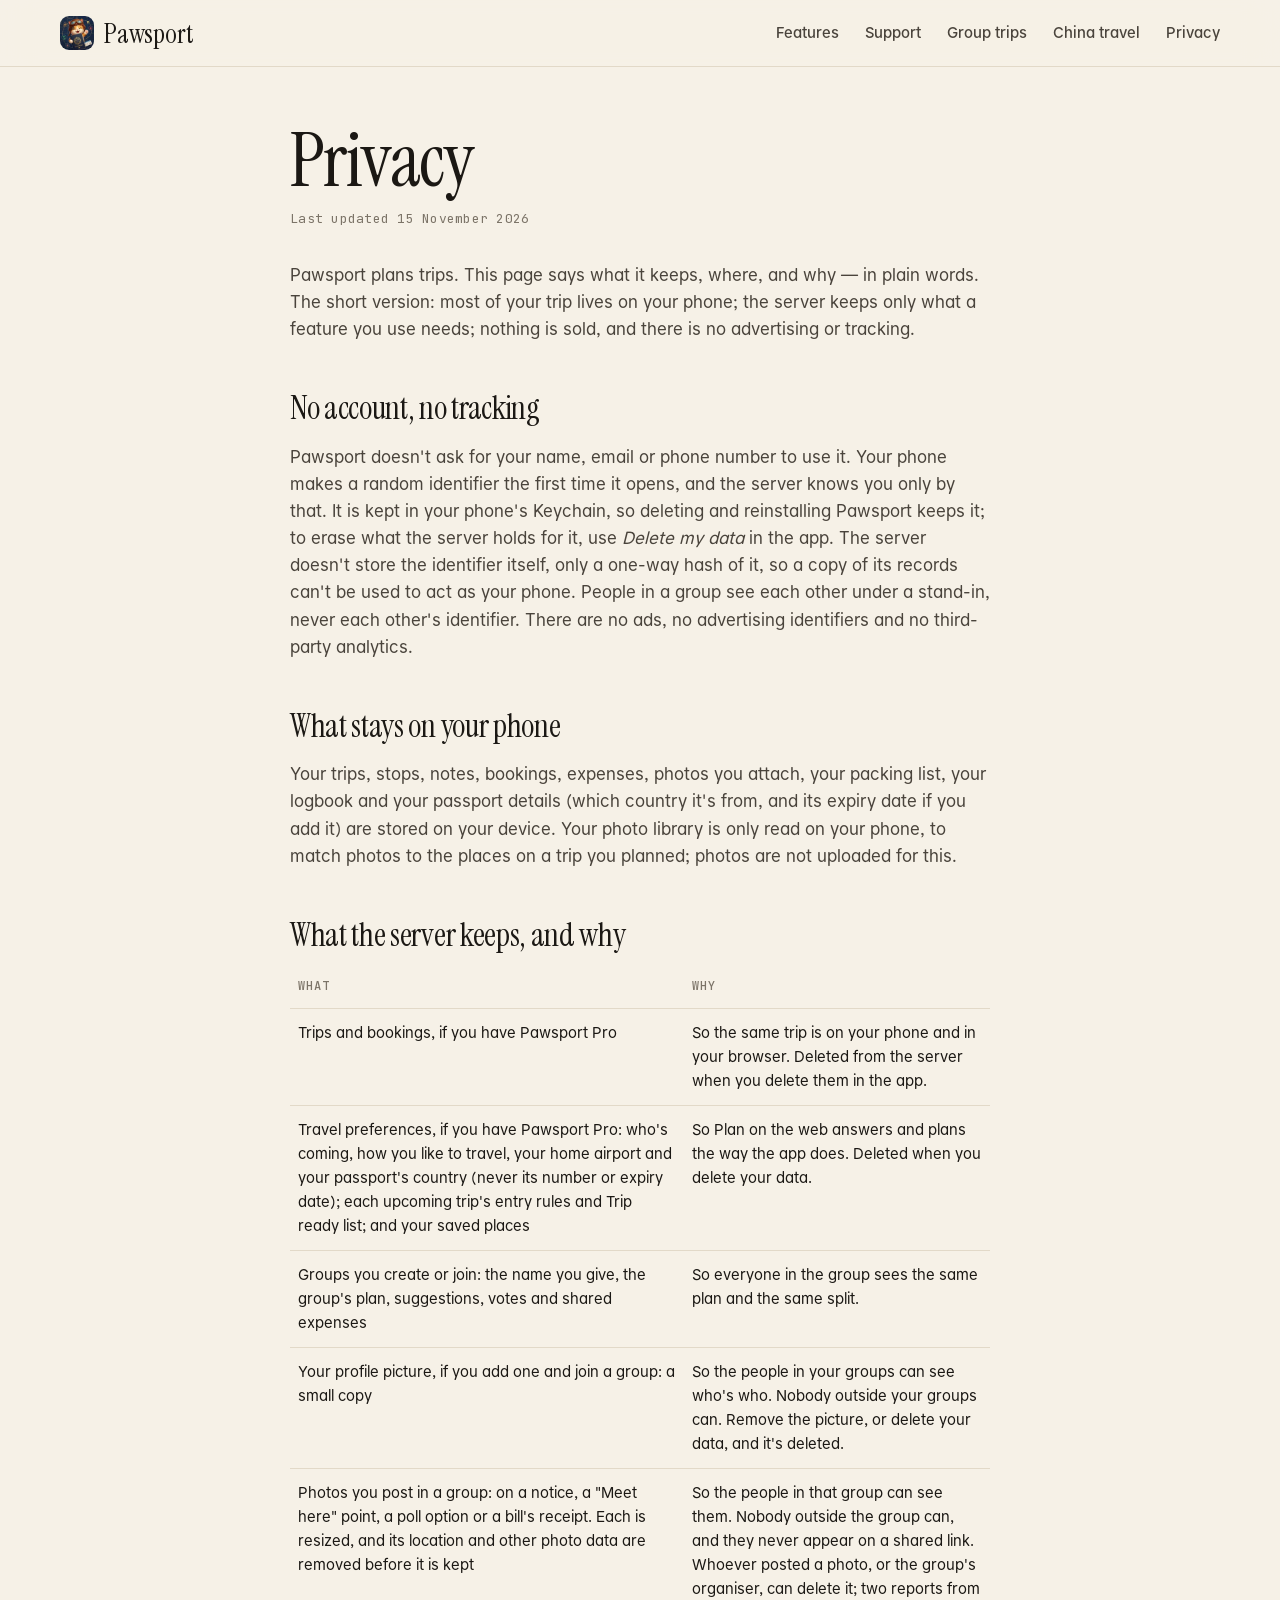
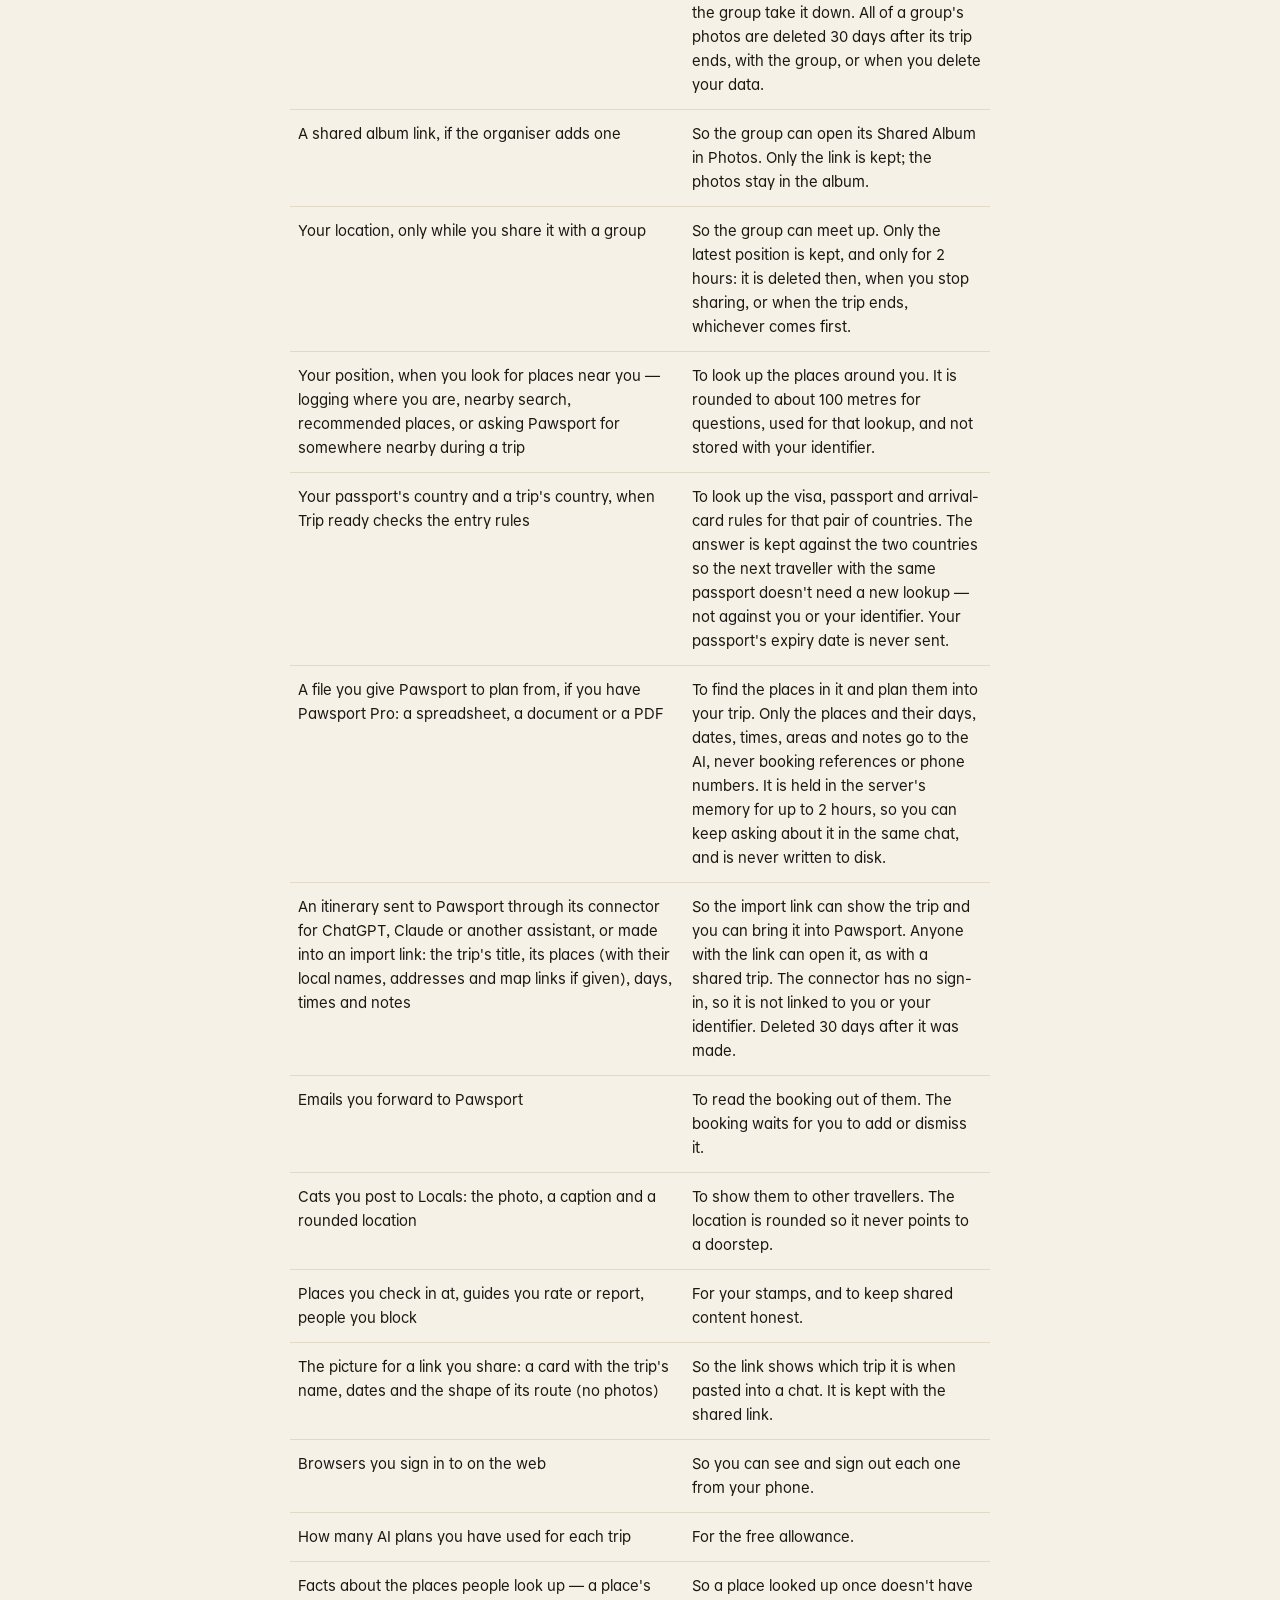
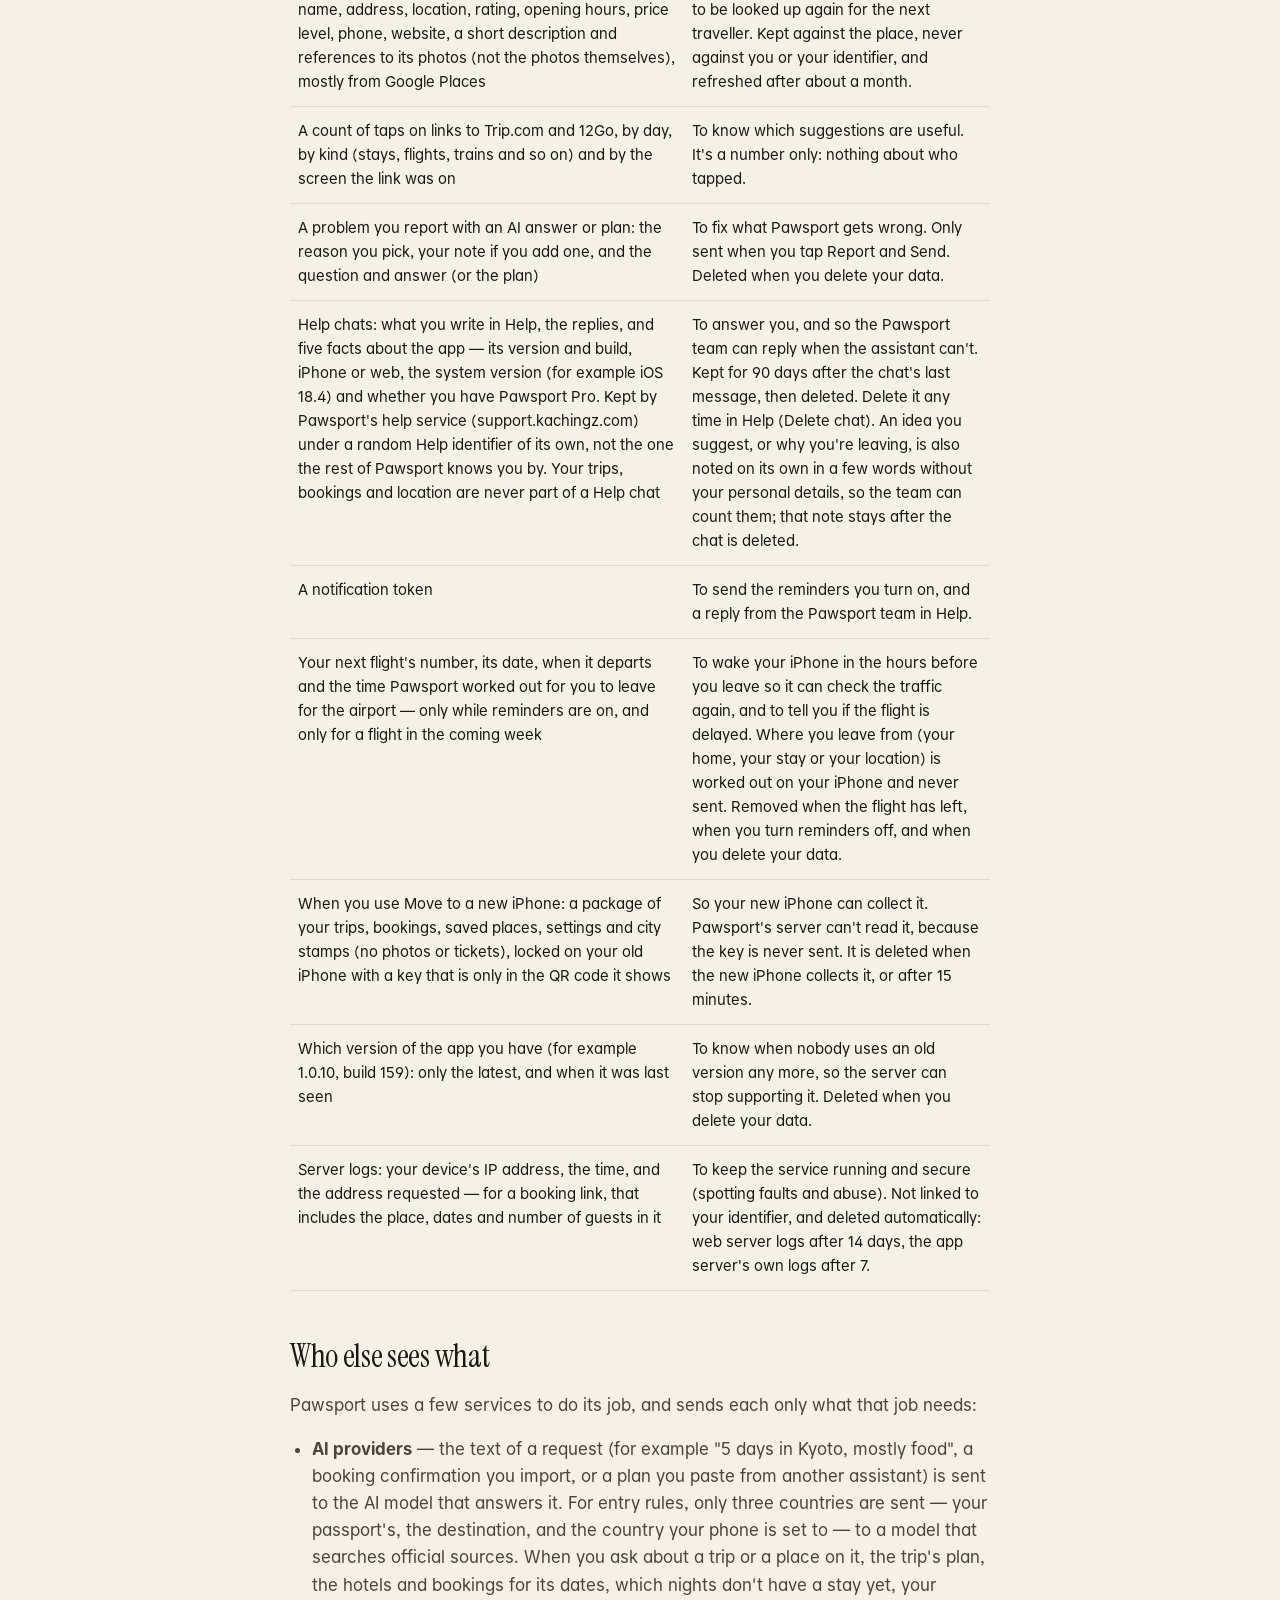
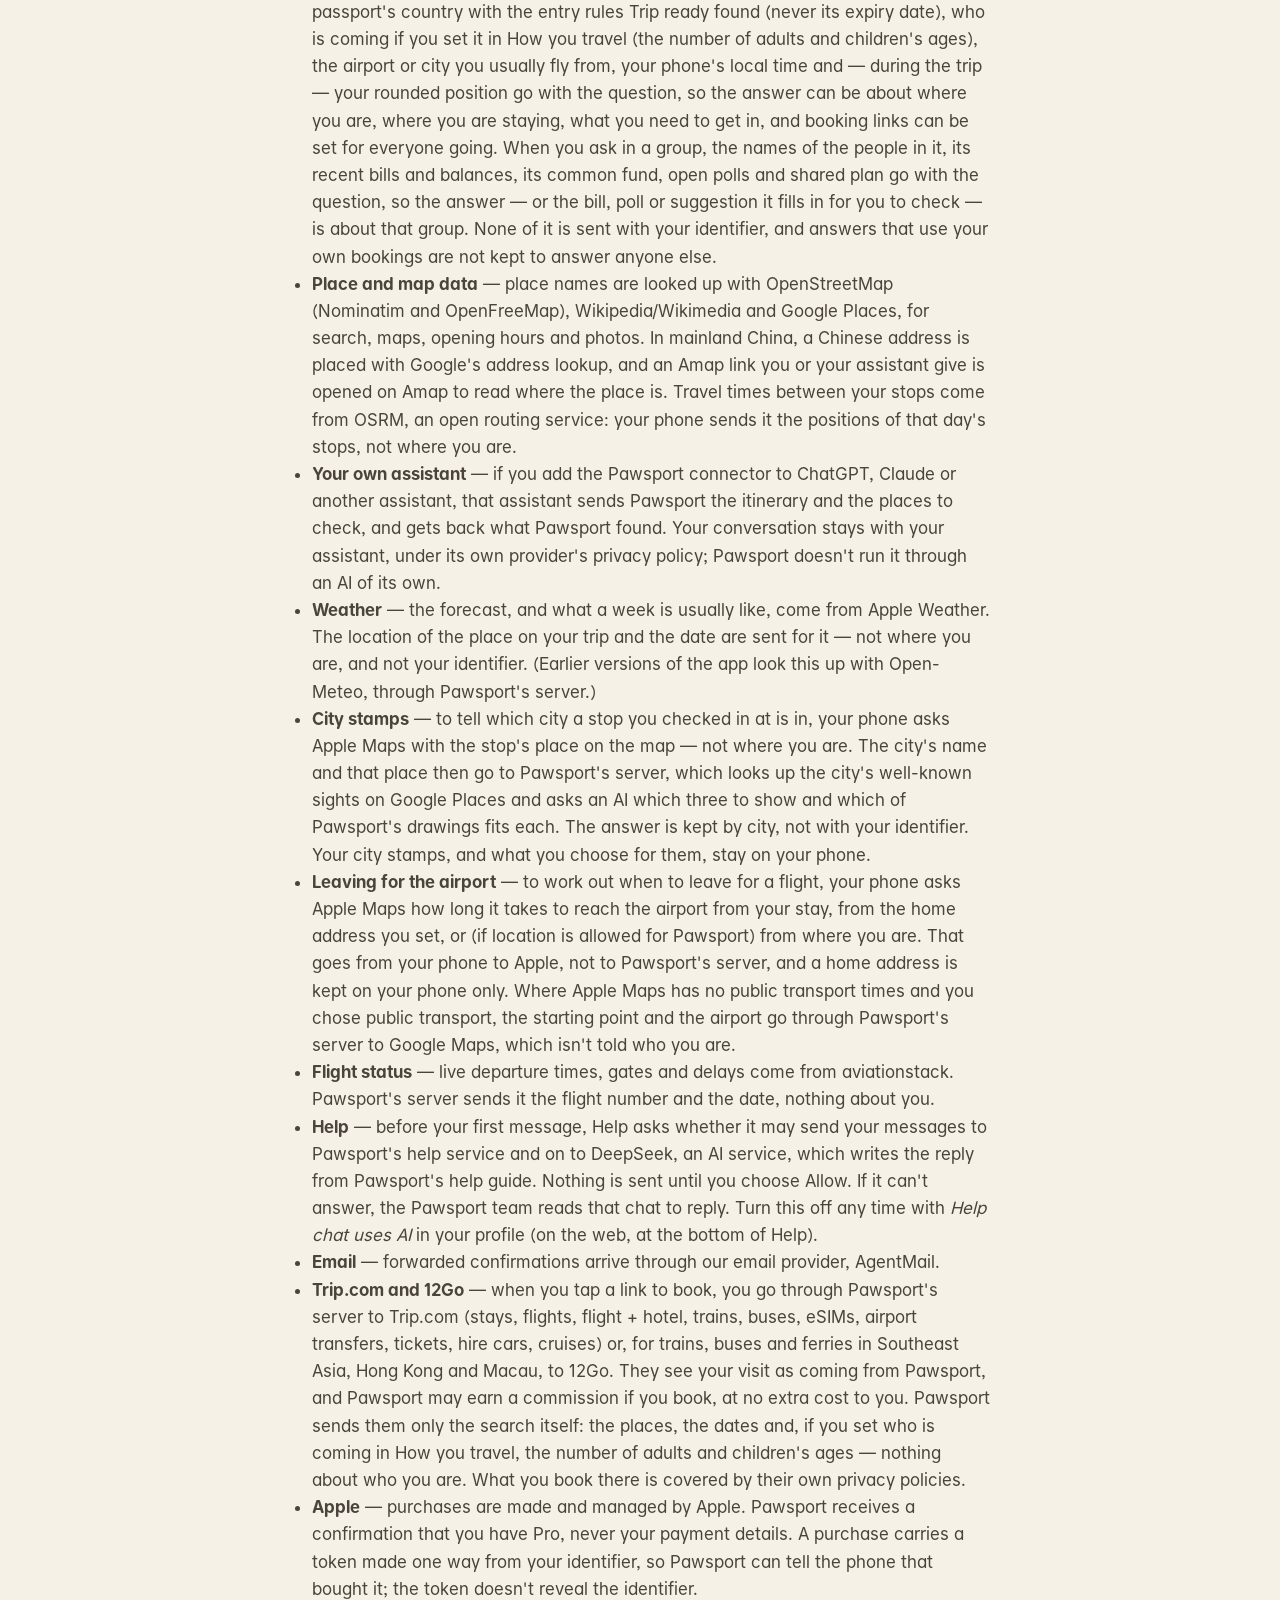
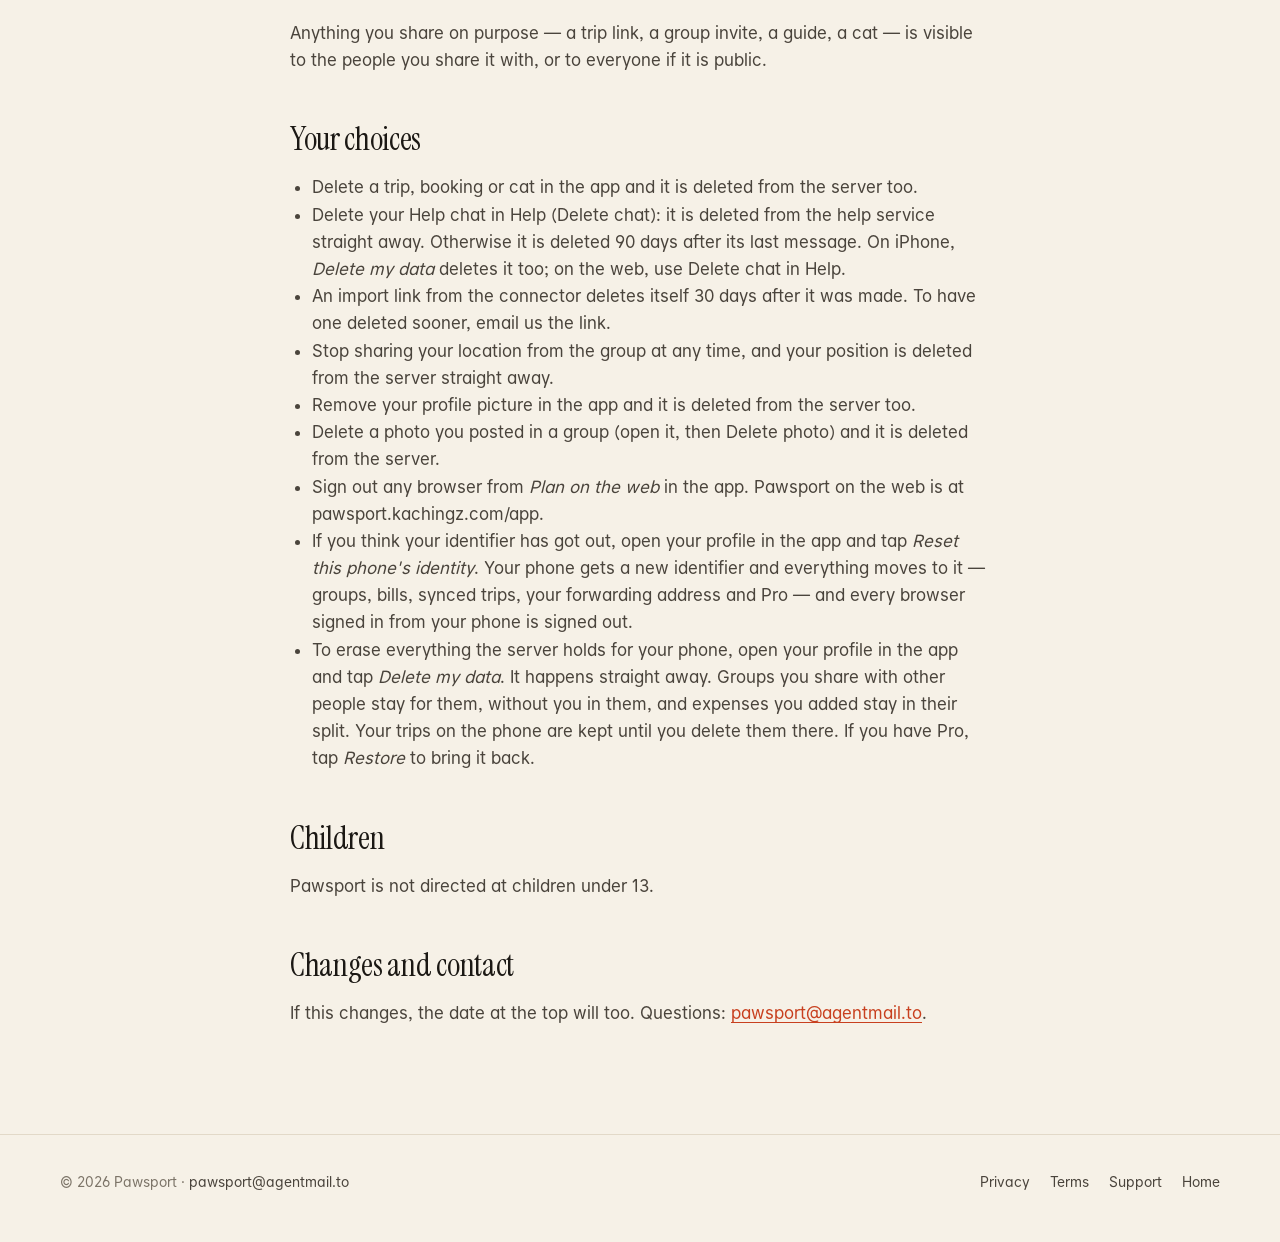
<file: privacy.html>
<!doctype html>
<html lang="en">
<head>
<meta charset="utf-8">
<meta name="viewport" content="width=device-width, initial-scale=1, viewport-fit=cover">
<title>Privacy Policy · Pawsport</title>
<meta name="description" content="What Pawsport keeps on your phone and on its server, why, and how to delete it.">
<link rel="canonical" href="https://pawsport.kachingz.com/privacy.html">
<meta property="og:type" content="website">
<meta property="og:site_name" content="Pawsport">
<meta property="og:locale" content="en_US">
<meta property="og:title" content="Privacy Policy · Pawsport">
<meta property="og:description" content="What Pawsport keeps on your phone and on its server, why, and how to delete it.">
<meta property="og:url" content="https://pawsport.kachingz.com/privacy.html">
<meta property="og:image" content="https://pawsport.kachingz.com/img/og-pawsport.jpg">
<meta property="og:image:width" content="1200">
<meta property="og:image:height" content="630">
<meta property="og:image:alt" content="Pawsport: a cat in a flying helmet holding a passport. Plan less. Wander more.">
<meta name="twitter:card" content="summary_large_image">
<meta name="twitter:title" content="Privacy Policy · Pawsport">
<meta name="twitter:description" content="What Pawsport keeps on your phone and on its server, why, and how to delete it.">
<meta name="twitter:image" content="https://pawsport.kachingz.com/img/og-pawsport.jpg">
<meta name="twitter:image:alt" content="Pawsport: a cat in a flying helmet holding a passport. Plan less. Wander more.">
<meta name="theme-color" content="#F4553A">
<link rel="icon" href="img/icon-96.png">
<link rel="apple-touch-icon" href="img/apple-touch-icon.png">
<link rel="preload" href="fonts/InstrumentSerif-latin.woff2" as="font" type="font/woff2" crossorigin><link rel="preload" href="fonts/Allo-Regular.woff2" as="font" type="font/woff2" crossorigin><link rel="stylesheet" href="site.css?v=15">
</head>
<body class="doc-page">
<header class="top">
  <div class="wrap">
    <a class="brand" href="./"><img src="img/icon-96.webp" alt="">Pawsport</a>
    <nav class="nav">
      <a class="hide-sm" href="./#features">Features</a>
      <a href="support.html">Support</a>
      <a href="group-trips.html">Group trips</a>
      <a href="china.html">China travel</a>
      <a href="privacy.html">Privacy</a>
    </nav>
  </div>
</header>
<main class="doc"><div class="narrow">
<h1>Privacy</h1>
<p class="meta">Last updated 15 November 2026</p>

<p>Pawsport plans trips. This page says what it keeps, where, and why — in plain words. The short version: most of your trip lives on your phone; the server keeps only what a feature you use needs; nothing is sold, and there is no advertising or tracking.</p>

<h2>No account, no tracking</h2>
<p>Pawsport doesn't ask for your name, email or phone number to use it. Your phone makes a random identifier the first time it opens, and the server knows you only by that. It is kept in your phone's Keychain, so deleting and reinstalling Pawsport keeps it; to erase what the server holds for it, use <i>Delete my data</i> in the app. The server doesn't store the identifier itself, only a one-way hash of it, so a copy of its records can't be used to act as your phone. People in a group see each other under a stand-in, never each other's identifier. There are no ads, no advertising identifiers and no third-party analytics.</p>

<h2>What stays on your phone</h2>
<p>Your trips, stops, notes, bookings, expenses, photos you attach, your packing list, your logbook and your passport details (which country it's from, and its expiry date if you add it) are stored on your device. Your photo library is only read on your phone, to match photos to the places on a trip you planned; photos are not uploaded for this.</p>

<h2>What the server keeps, and why</h2>
<table>
  <tr><th>What</th><th>Why</th></tr>
  <tr><td>Trips and bookings, if you have Pawsport Pro</td><td>So the same trip is on your phone and in your browser. Deleted from the server when you delete them in the app.</td></tr>
  <tr><td>Travel preferences, if you have Pawsport Pro: who's coming, how you like to travel, your home airport and your passport's country (never its number or expiry date); each upcoming trip's entry rules and Trip ready list; and your saved places</td><td>So Plan on the web answers and plans the way the app does. Deleted when you delete your data.</td></tr>
  <tr><td>Groups you create or join: the name you give, the group's plan, suggestions, votes and shared expenses</td><td>So everyone in the group sees the same plan and the same split.</td></tr>
  <tr><td>Your profile picture, if you add one and join a group: a small copy</td><td>So the people in your groups can see who's who. Nobody outside your groups can. Remove the picture, or delete your data, and it's deleted.</td></tr>
  <tr><td>Photos you post in a group: on a notice, a "Meet here" point, a poll option or a bill's receipt. Each is resized, and its location and other photo data are removed before it is kept</td><td>So the people in that group can see them. Nobody outside the group can, and they never appear on a shared link. Whoever posted a photo, or the group's organiser, can delete it; two reports from the group take it down. All of a group's photos are deleted 30 days after its trip ends, with the group, or when you delete your data.</td></tr>
  <tr><td>A shared album link, if the organiser adds one</td><td>So the group can open its Shared Album in Photos. Only the link is kept; the photos stay in the album.</td></tr>
  <tr><td>Your location, only while you share it with a group</td><td>So the group can meet up. Only the latest position is kept, and only for 2 hours: it is deleted then, when you stop sharing, or when the trip ends, whichever comes first.</td></tr>
  <tr><td>Your position, when you look for places near you — logging where you are, nearby search, recommended places, or asking Pawsport for somewhere nearby during a trip</td><td>To look up the places around you. It is rounded to about 100 metres for questions, used for that lookup, and not stored with your identifier.</td></tr>
  <tr><td>Your passport's country and a trip's country, when Trip ready checks the entry rules</td><td>To look up the visa, passport and arrival-card rules for that pair of countries. The answer is kept against the two countries so the next traveller with the same passport doesn't need a new lookup — not against you or your identifier. Your passport's expiry date is never sent.</td></tr>
  <tr><td>A file you give Pawsport to plan from, if you have Pawsport Pro: a spreadsheet, a document or a PDF</td><td>To find the places in it and plan them into your trip. Only the places and their days, dates, times, areas and notes go to the AI, never booking references or phone numbers. It is held in the server's memory for up to 2 hours, so you can keep asking about it in the same chat, and is never written to disk.</td></tr>
  <tr><td>An itinerary sent to Pawsport through its connector for ChatGPT, Claude or another assistant, or made into an import link: the trip's title, its places (with their local names, addresses and map links if given), days, times and notes</td><td>So the import link can show the trip and you can bring it into Pawsport. Anyone with the link can open it, as with a shared trip. The connector has no sign-in, so it is not linked to you or your identifier. Deleted 30 days after it was made.</td></tr>
  <tr><td>Emails you forward to Pawsport</td><td>To read the booking out of them. The booking waits for you to add or dismiss it.</td></tr>
  <tr><td>Cats you post to Locals: the photo, a caption and a rounded location</td><td>To show them to other travellers. The location is rounded so it never points to a doorstep.</td></tr>
  <tr><td>Places you check in at, guides you rate or report, people you block</td><td>For your stamps, and to keep shared content honest.</td></tr>
  <tr><td>The picture for a link you share: a card with the trip's name, dates and the shape of its route (no photos)</td><td>So the link shows which trip it is when pasted into a chat. It is kept with the shared link.</td></tr>
  <tr><td>Browsers you sign in to on the web</td><td>So you can see and sign out each one from your phone.</td></tr>
  <tr><td>How many AI plans you have used for each trip</td><td>For the free allowance.</td></tr>
  <tr><td>Facts about the places people look up — a place's name, address, location, rating, opening hours, price level, phone, website, a short description and references to its photos (not the photos themselves), mostly from Google Places</td><td>So a place looked up once doesn't have to be looked up again for the next traveller. Kept against the place, never against you or your identifier, and refreshed after about a month.</td></tr>
  <tr><td>A count of taps on links to Trip.com and 12Go, by day, by kind (stays, flights, trains and so on) and by the screen the link was on</td><td>To know which suggestions are useful. It's a number only: nothing about who tapped.</td></tr>
  <tr><td>A problem you report with an AI answer or plan: the reason you pick, your note if you add one, and the question and answer (or the plan)</td><td>To fix what Pawsport gets wrong. Only sent when you tap Report and Send. Deleted when you delete your data.</td></tr>
  <tr><td>Help chats: what you write in Help, the replies, and five facts about the app — its version and build, iPhone or web, the system version (for example iOS 18.4) and whether you have Pawsport Pro. Kept by Pawsport's help service (support.kachingz.com) under a random Help identifier of its own, not the one the rest of Pawsport knows you by. Your trips, bookings and location are never part of a Help chat</td><td>To answer you, and so the Pawsport team can reply when the assistant can't. Kept for 90 days after the chat's last message, then deleted. Delete it any time in Help (Delete chat). An idea you suggest, or why you're leaving, is also noted on its own in a few words without your personal details, so the team can count them; that note stays after the chat is deleted.</td></tr>
  <tr><td>A notification token</td><td>To send the reminders you turn on, and a reply from the Pawsport team in Help.</td></tr>
  <tr><td>Your next flight's number, its date, when it departs and the time Pawsport worked out for you to leave for the airport — only while reminders are on, and only for a flight in the coming week</td><td>To wake your iPhone in the hours before you leave so it can check the traffic again, and to tell you if the flight is delayed. Where you leave from (your home, your stay or your location) is worked out on your iPhone and never sent. Removed when the flight has left, when you turn reminders off, and when you delete your data.</td></tr>
  <tr><td>When you use Move to a new iPhone: a package of your trips, bookings, saved places, settings and city stamps (no photos or tickets), locked on your old iPhone with a key that is only in the QR code it shows</td><td>So your new iPhone can collect it. Pawsport's server can't read it, because the key is never sent. It is deleted when the new iPhone collects it, or after 15 minutes.</td></tr>
  <tr><td>Which version of the app you have (for example 1.0.10, build 159): only the latest, and when it was last seen</td><td>To know when nobody uses an old version any more, so the server can stop supporting it. Deleted when you delete your data.</td></tr>
  <tr><td>Server logs: your device's IP address, the time, and the address requested — for a booking link, that includes the place, dates and number of guests in it</td><td>To keep the service running and secure (spotting faults and abuse). Not linked to your identifier, and deleted automatically: web server logs after 14 days, the app server's own logs after 7.</td></tr>
</table>

<h2>Who else sees what</h2>
<p>Pawsport uses a few services to do its job, and sends each only what that job needs:</p>
<ul>
  <li><b>AI providers</b> — the text of a request (for example "5 days in Kyoto, mostly food", a booking confirmation you import, or a plan you paste from another assistant) is sent to the AI model that answers it. For entry rules, only three countries are sent — your passport's, the destination, and the country your phone is set to — to a model that searches official sources. When you ask about a trip or a place on it, the trip's plan, the hotels and bookings for its dates, which nights don't have a stay yet, your passport's country with the entry rules Trip ready found (never its expiry date), who is coming if you set it in How you travel (the number of adults and children's ages), the airport or city you usually fly from, your phone's local time and — during the trip — your rounded position go with the question, so the answer can be about where you are, where you are staying, what you need to get in, and booking links can be set for everyone going. When you ask in a group, the names of the people in it, its recent bills and balances, its common fund, open polls and shared plan go with the question, so the answer — or the bill, poll or suggestion it fills in for you to check — is about that group. None of it is sent with your identifier, and answers that use your own bookings are not kept to answer anyone else.</li>
  <li><b>Place and map data</b> — place names are looked up with OpenStreetMap (Nominatim and OpenFreeMap), Wikipedia/Wikimedia and Google Places, for search, maps, opening hours and photos. In mainland China, a Chinese address is placed with Google's address lookup, and an Amap link you or your assistant give is opened on Amap to read where the place is. Travel times between your stops come from OSRM, an open routing service: your phone sends it the positions of that day's stops, not where you are.</li>
  <li><b>Your own assistant</b> — if you add the Pawsport connector to ChatGPT, Claude or another assistant, that assistant sends Pawsport the itinerary and the places to check, and gets back what Pawsport found. Your conversation stays with your assistant, under its own provider's privacy policy; Pawsport doesn't run it through an AI of its own.</li>
  <li><b>Weather</b> — the forecast, and what a week is usually like, come from Apple Weather. The location of the place on your trip and the date are sent for it — not where you are, and not your identifier. (Earlier versions of the app look this up with Open-Meteo, through Pawsport's server.)</li>
  <li><b>City stamps</b> — to tell which city a stop you checked in at is in, your phone asks Apple Maps with the stop's place on the map — not where you are. The city's name and that place then go to Pawsport's server, which looks up the city's well-known sights on Google Places and asks an AI which three to show and which of Pawsport's drawings fits each. The answer is kept by city, not with your identifier. Your city stamps, and what you choose for them, stay on your phone.</li>
  <li><b>Leaving for the airport</b> — to work out when to leave for a flight, your phone asks Apple Maps how long it takes to reach the airport from your stay, from the home address you set, or (if location is allowed for Pawsport) from where you are. That goes from your phone to Apple, not to Pawsport's server, and a home address is kept on your phone only. Where Apple Maps has no public transport times and you chose public transport, the starting point and the airport go through Pawsport's server to Google Maps, which isn't told who you are.</li>
  <li><b>Flight status</b> — live departure times, gates and delays come from aviationstack. Pawsport's server sends it the flight number and the date, nothing about you.</li>
  <li><b>Help</b> — before your first message, Help asks whether it may send your messages to Pawsport's help service and on to DeepSeek, an AI service, which writes the reply from Pawsport's help guide. Nothing is sent until you choose Allow. If it can't answer, the Pawsport team reads that chat to reply. Turn this off any time with <i>Help chat uses AI</i> in your profile (on the web, at the bottom of Help).</li>
  <li><b>Email</b> — forwarded confirmations arrive through our email provider, AgentMail.</li>
  <li><b>Trip.com and 12Go</b> — when you tap a link to book, you go through Pawsport's server to Trip.com (stays, flights, flight + hotel, trains, buses, eSIMs, airport transfers, tickets, hire cars, cruises) or, for trains, buses and ferries in Southeast Asia, Hong Kong and Macau, to 12Go. They see your visit as coming from Pawsport, and Pawsport may earn a commission if you book, at no extra cost to you. Pawsport sends them only the search itself: the places, the dates and, if you set who is coming in How you travel, the number of adults and children's ages — nothing about who you are. What you book there is covered by their own privacy policies.</li>
  <li><b>Apple</b> — purchases are made and managed by Apple. Pawsport receives a confirmation that you have Pro, never your payment details. A purchase carries a token made one way from your identifier, so Pawsport can tell the phone that bought it; the token doesn't reveal the identifier.</li>
</ul>
<p>Anything you share on purpose — a trip link, a group invite, a guide, a cat — is visible to the people you share it with, or to everyone if it is public.</p>

<h2>Your choices</h2>
<ul>
  <li>Delete a trip, booking or cat in the app and it is deleted from the server too.</li>
  <li>Delete your Help chat in Help (Delete chat): it is deleted from the help service straight away. Otherwise it is deleted 90 days after its last message. On iPhone, <i>Delete my data</i> deletes it too; on the web, use Delete chat in Help.</li>
  <li>An import link from the connector deletes itself 30 days after it was made. To have one deleted sooner, email us the link.</li>
  <li>Stop sharing your location from the group at any time, and your position is deleted from the server straight away.</li>
  <li>Remove your profile picture in the app and it is deleted from the server too.</li>
  <li>Delete a photo you posted in a group (open it, then Delete photo) and it is deleted from the server.</li>
  <li>Sign out any browser from <i>Plan on the web</i> in the app. Pawsport on the web is at pawsport.kachingz.com/app.</li>
  <li>If you think your identifier has got out, open your profile in the app and tap <i>Reset this phone's identity</i>. Your phone gets a new identifier and everything moves to it — groups, bills, synced trips, your forwarding address and Pro — and every browser signed in from your phone is signed out.</li>
  <li>To erase everything the server holds for your phone, open your profile in the app and tap <i>Delete my data</i>. It happens straight away. Groups you share with other people stay for them, without you in them, and expenses you added stay in their split. Your trips on the phone are kept until you delete them there. If you have Pro, tap <i>Restore</i> to bring it back.</li>
</ul>

<h2>Children</h2>
<p>Pawsport is not directed at children under 13.</p>

<h2>Changes and contact</h2>
<p>If this changes, the date at the top will too. Questions: <a href="mailto:pawsport@agentmail.to">pawsport@agentmail.to</a>.</p>
</div></main>
<footer>
  <div class="wrap">
    <span>© 2026 Pawsport · <a href="mailto:pawsport@agentmail.to">pawsport@agentmail.to</a></span>
    <nav>
      <a href="privacy.html">Privacy</a>
      <a href="terms.html">Terms</a>
      <a href="support.html">Support</a>
      <a href="./">Home</a>
    </nav>
  </div>
</footer>
</body>
</html>
</file>
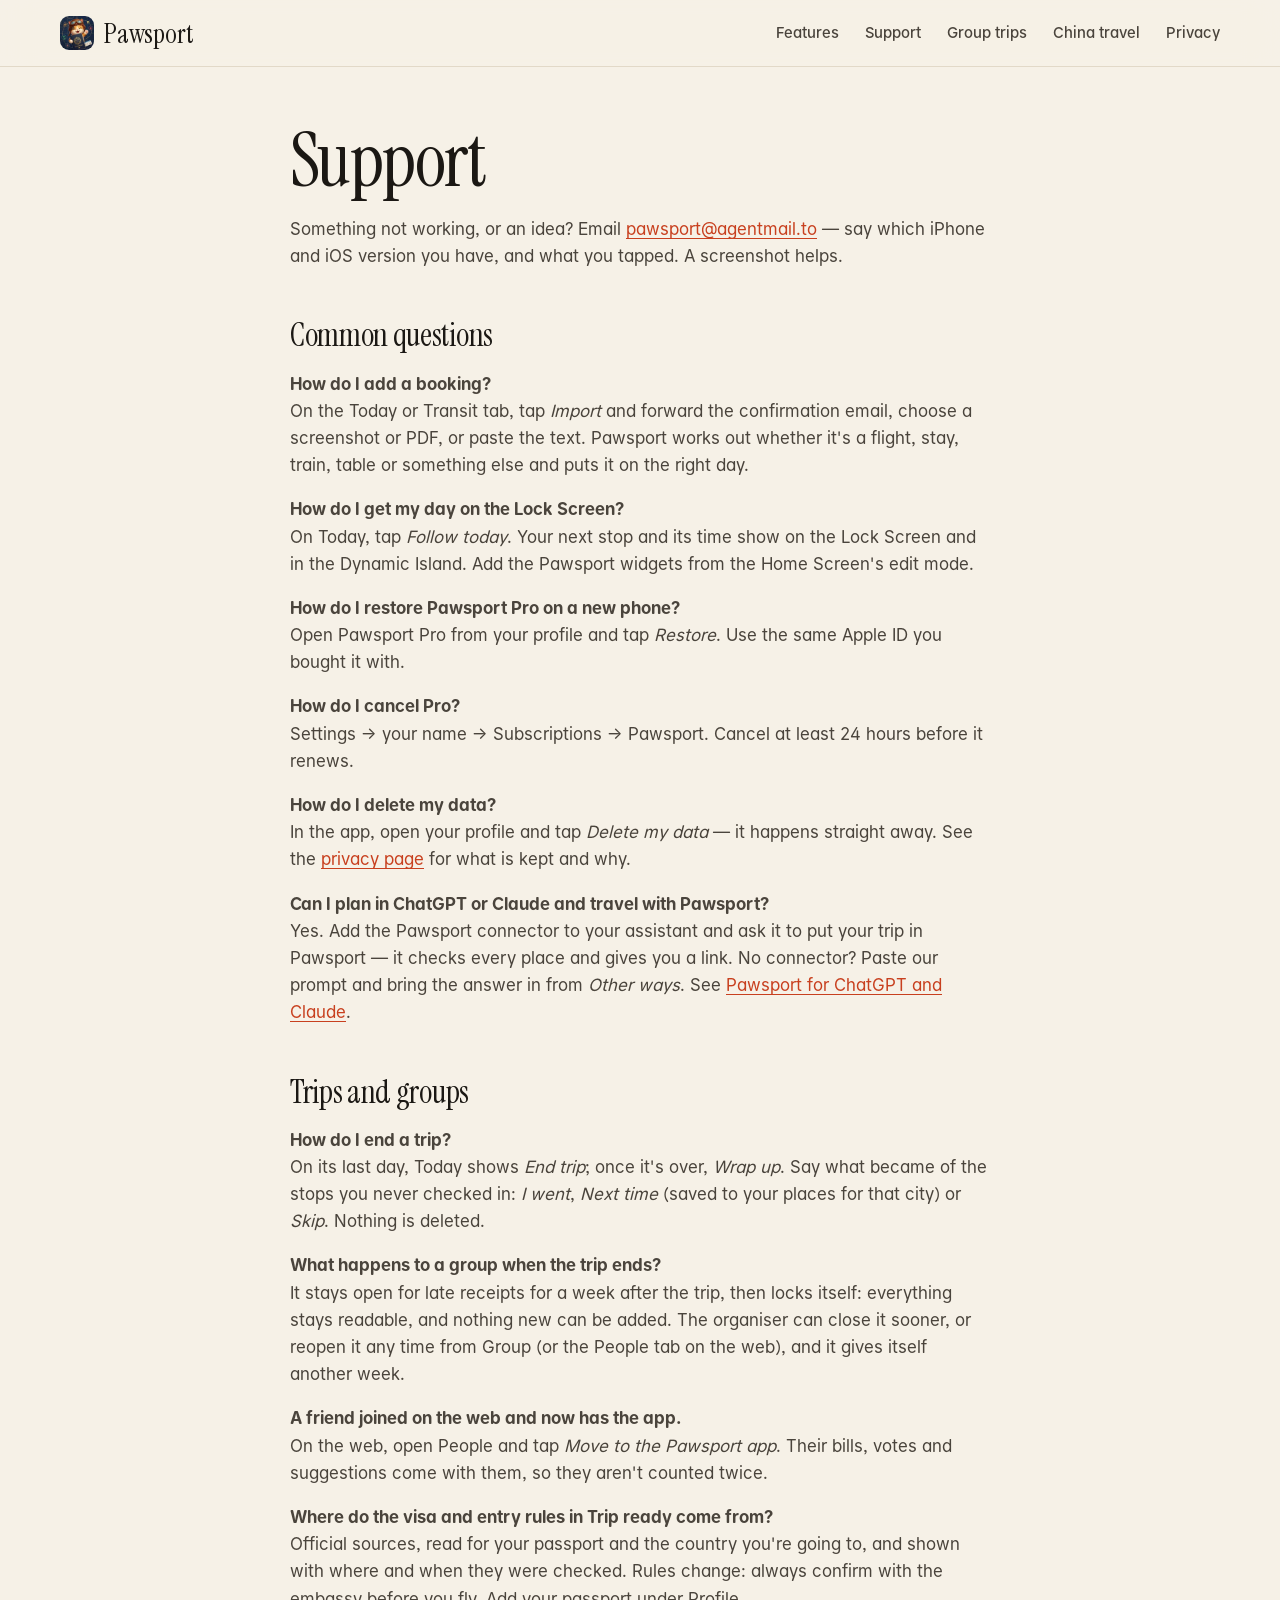
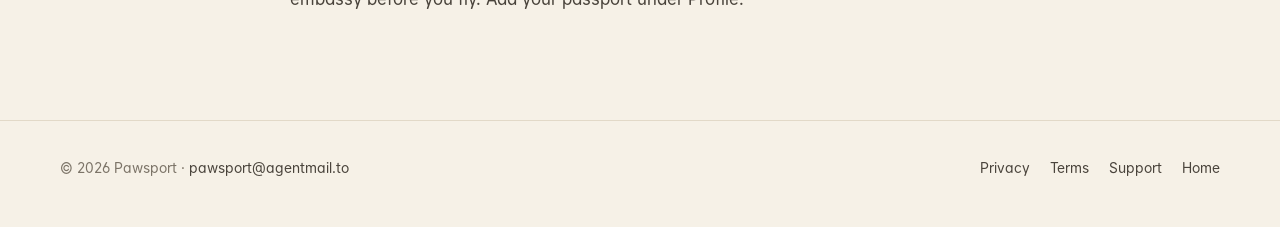
<file: support.html>
<!doctype html>
<html lang="en">
<head>
<meta charset="utf-8">
<meta name="viewport" content="width=device-width, initial-scale=1, viewport-fit=cover">
<title>Support · Pawsport</title>
<meta name="description" content="Help with Pawsport: bookings, the Lock Screen, Pro, groups, and deleting your data.">
<link rel="canonical" href="https://pawsport.kachingz.com/support.html">
<meta property="og:type" content="website">
<meta property="og:site_name" content="Pawsport">
<meta property="og:locale" content="en_US">
<meta property="og:title" content="Support · Pawsport">
<meta property="og:description" content="Help with Pawsport: bookings, the Lock Screen, Pro, groups, and deleting your data.">
<meta property="og:url" content="https://pawsport.kachingz.com/support.html">
<meta property="og:image" content="https://pawsport.kachingz.com/img/og-pawsport.jpg">
<meta property="og:image:width" content="1200">
<meta property="og:image:height" content="630">
<meta property="og:image:alt" content="Pawsport: a cat in a flying helmet holding a passport. Plan less. Wander more.">
<meta name="twitter:card" content="summary_large_image">
<meta name="twitter:title" content="Support · Pawsport">
<meta name="twitter:description" content="Help with Pawsport: bookings, the Lock Screen, Pro, groups, and deleting your data.">
<meta name="twitter:image" content="https://pawsport.kachingz.com/img/og-pawsport.jpg">
<meta name="twitter:image:alt" content="Pawsport: a cat in a flying helmet holding a passport. Plan less. Wander more.">
<meta name="theme-color" content="#F4553A">
<link rel="icon" href="img/icon-96.png">
<link rel="apple-touch-icon" href="img/apple-touch-icon.png">
<link rel="preload" href="fonts/InstrumentSerif-latin.woff2" as="font" type="font/woff2" crossorigin><link rel="preload" href="fonts/Allo-Regular.woff2" as="font" type="font/woff2" crossorigin><link rel="stylesheet" href="site.css?v=15">
</head>
<body class="doc-page">
<header class="top">
  <div class="wrap">
    <a class="brand" href="./"><img src="img/icon-96.webp" alt="">Pawsport</a>
    <nav class="nav">
      <a class="hide-sm" href="./#features">Features</a>
      <a href="support.html">Support</a>
      <a href="group-trips.html">Group trips</a>
      <a href="china.html">China travel</a>
      <a href="privacy.html">Privacy</a>
    </nav>
  </div>
</header>
<main class="doc"><div class="narrow">
<h1>Support</h1>
<p>Something not working, or an idea? Email <a href="mailto:pawsport@agentmail.to">pawsport@agentmail.to</a> — say which iPhone and iOS version you have, and what you tapped. A screenshot helps.</p>

<h2>Common questions</h2>
<p><b>How do I add a booking?</b><br>On the Today or Transit tab, tap <i>Import</i> and forward the confirmation email, choose a screenshot or PDF, or paste the text. Pawsport works out whether it's a flight, stay, train, table or something else and puts it on the right day.</p>
<p><b>How do I get my day on the Lock Screen?</b><br>On Today, tap <i>Follow today</i>. Your next stop and its time show on the Lock Screen and in the Dynamic Island. Add the Pawsport widgets from the Home Screen's edit mode.</p>
<p><b>How do I restore Pawsport Pro on a new phone?</b><br>Open Pawsport Pro from your profile and tap <i>Restore</i>. Use the same Apple ID you bought it with.</p>
<p><b>How do I cancel Pro?</b><br>Settings → your name → Subscriptions → Pawsport. Cancel at least 24 hours before it renews.</p>
<p><b>How do I delete my data?</b><br>In the app, open your profile and tap <i>Delete my data</i> — it happens straight away. See the <a href="privacy.html">privacy page</a> for what is kept and why.</p>

<p><b>Can I plan in ChatGPT or Claude and travel with Pawsport?</b><br>Yes. Add the Pawsport connector to your assistant and ask it to put your trip in Pawsport — it checks every place and gives you a link. No connector? Paste our prompt and bring the answer in from <i>Other ways</i>. See <a href="assistants.html">Pawsport for ChatGPT and Claude</a>.</p>

<h2>Trips and groups</h2>
<p><b>How do I end a trip?</b><br>On its last day, Today shows <i>End trip</i>; once it's over, <i>Wrap up</i>. Say what became of the stops you never checked in: <i>I went</i>, <i>Next time</i> (saved to your places for that city) or <i>Skip</i>. Nothing is deleted.</p>
<p><b>What happens to a group when the trip ends?</b><br>It stays open for late receipts for a week after the trip, then locks itself: everything stays readable, and nothing new can be added. The organiser can close it sooner, or reopen it any time from Group (or the People tab on the web), and it gives itself another week.</p>
<p><b>A friend joined on the web and now has the app.</b><br>On the web, open People and tap <i>Move to the Pawsport app</i>. Their bills, votes and suggestions come with them, so they aren't counted twice.</p>
<p><b>Where do the visa and entry rules in Trip ready come from?</b><br>Official sources, read for your passport and the country you're going to, and shown with where and when they were checked. Rules change: always confirm with the embassy before you fly. Add your passport under Profile.</p>
</div></main>
<footer>
  <div class="wrap">
    <span>© 2026 Pawsport · <a href="mailto:pawsport@agentmail.to">pawsport@agentmail.to</a></span>
    <nav>
      <a href="privacy.html">Privacy</a>
      <a href="terms.html">Terms</a>
      <a href="support.html">Support</a>
      <a href="./">Home</a>
    </nav>
  </div>
</footer>
</body>
</html>
</file>
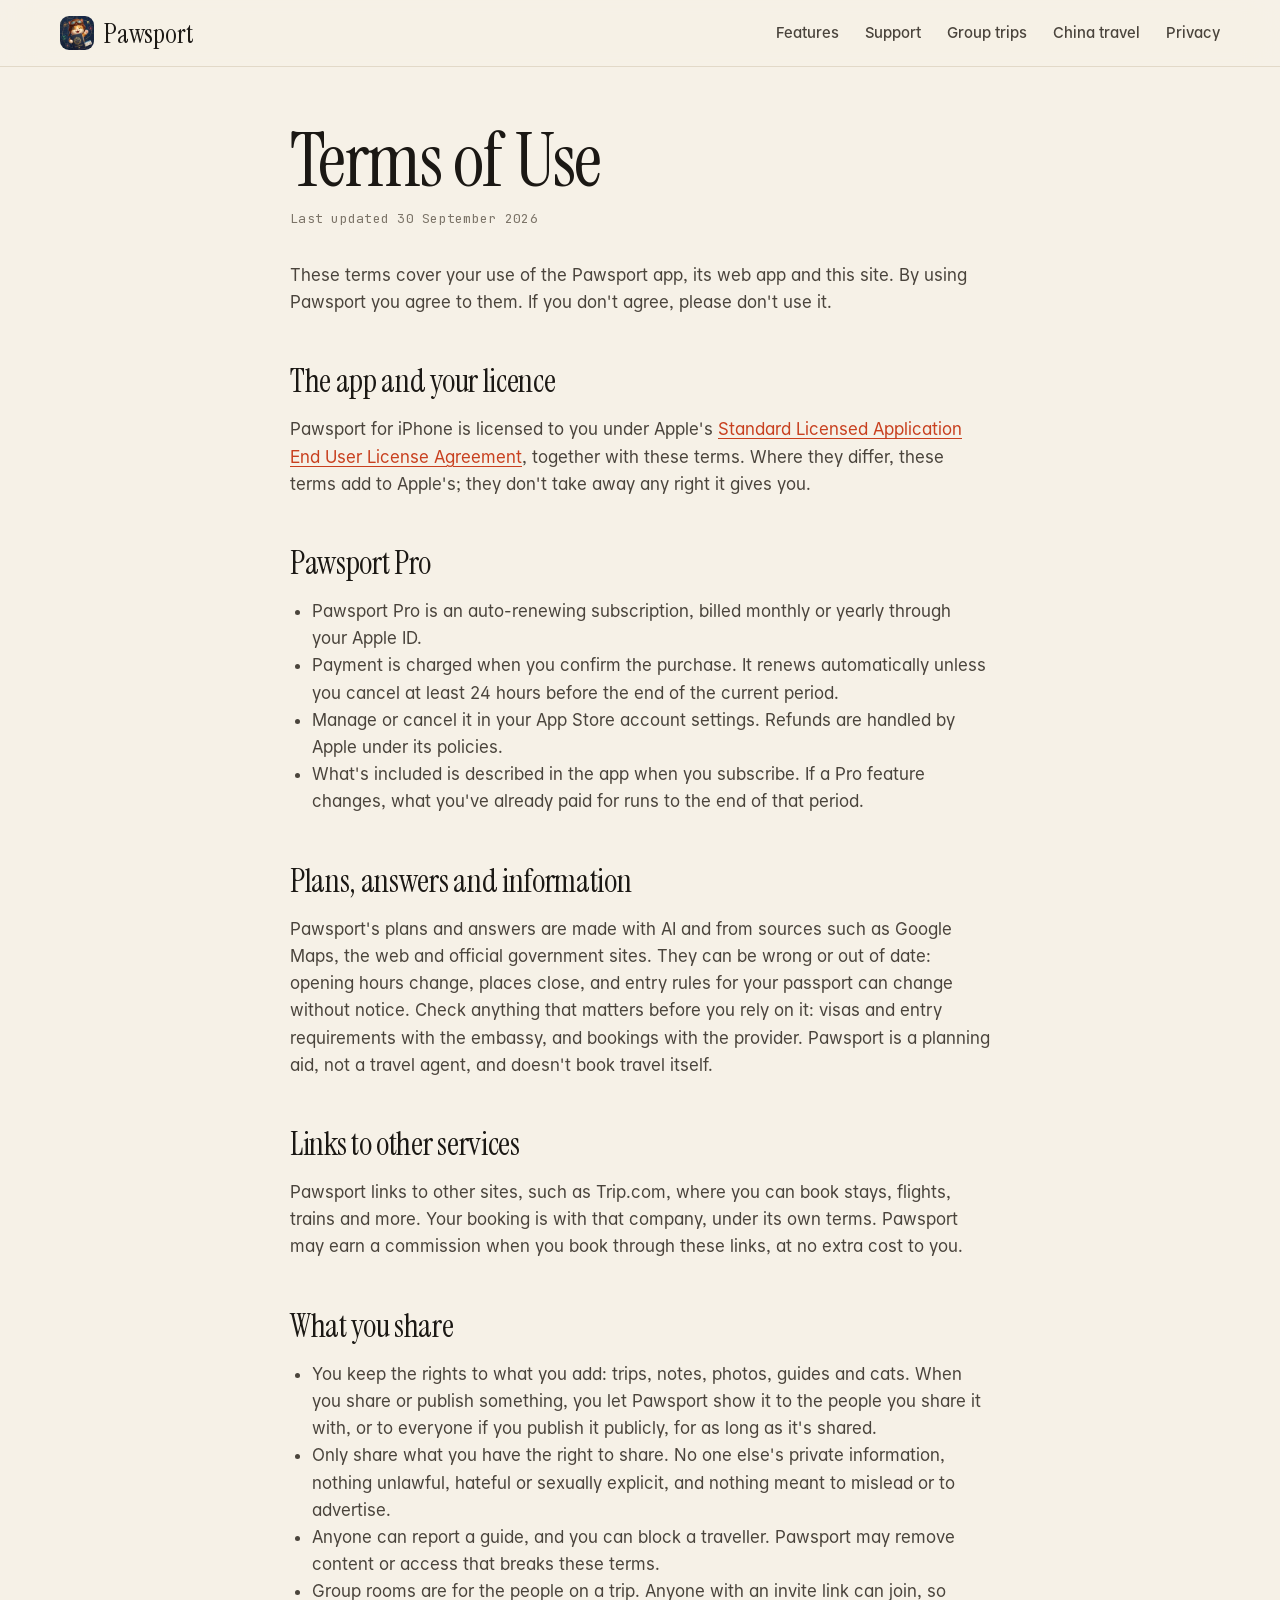
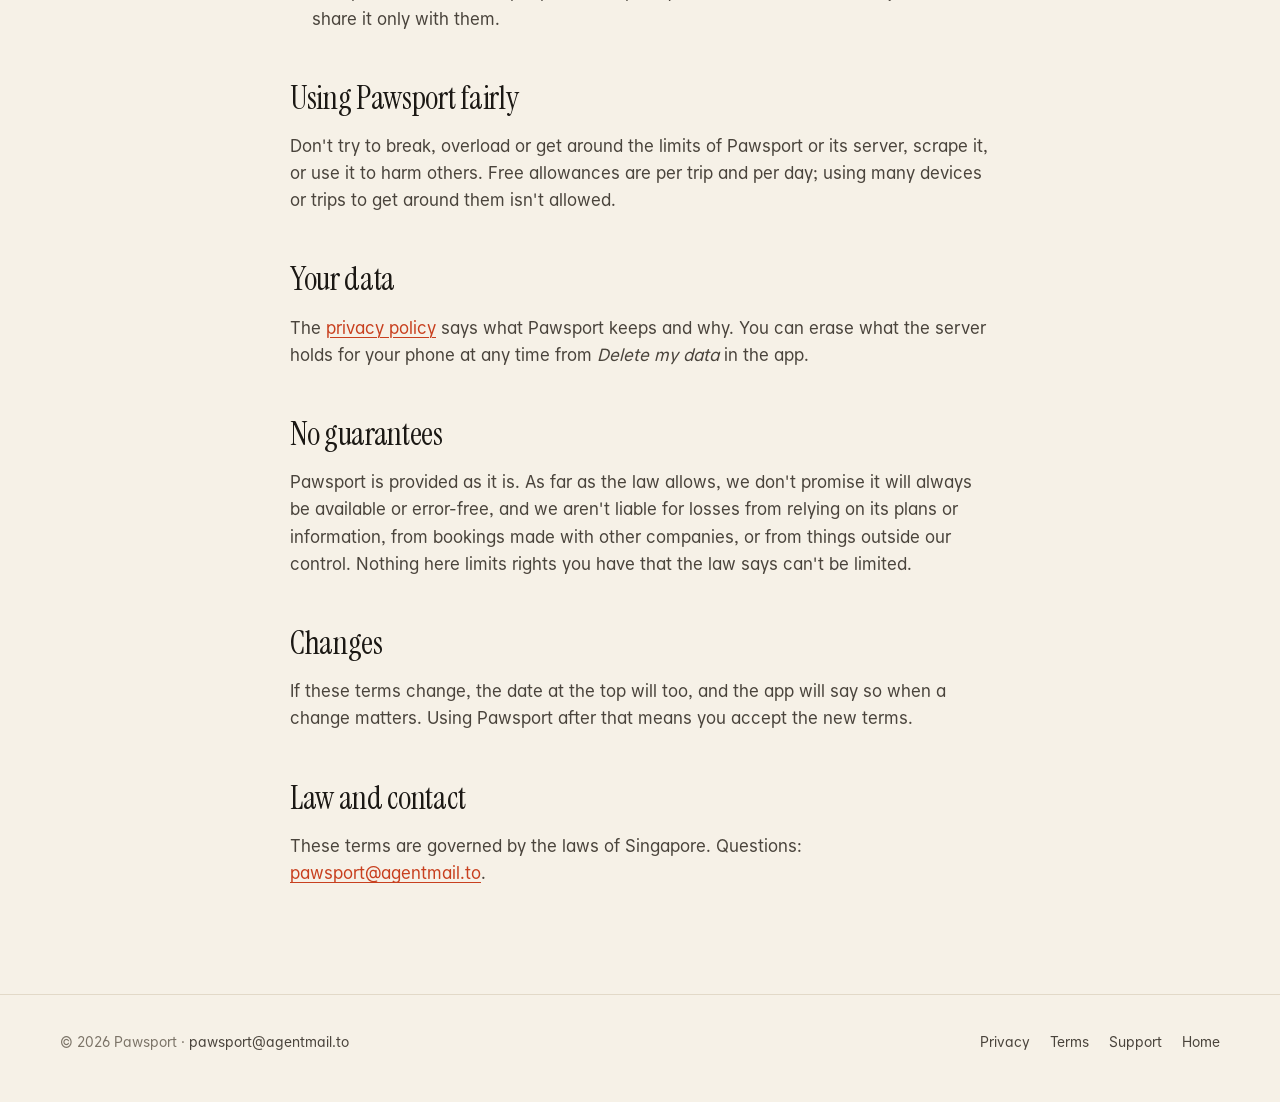
<file: terms.html>
<!doctype html>
<html lang="en">
<head>
<meta charset="utf-8">
<meta name="viewport" content="width=device-width, initial-scale=1, viewport-fit=cover">
<title>Terms of Use · Pawsport</title>
<meta name="description" content="The terms for using Pawsport and Pawsport Pro.">
<link rel="canonical" href="https://pawsport.kachingz.com/terms.html">
<meta property="og:type" content="website">
<meta property="og:site_name" content="Pawsport">
<meta property="og:locale" content="en_US">
<meta property="og:title" content="Terms of Use · Pawsport">
<meta property="og:description" content="The terms for using Pawsport and Pawsport Pro.">
<meta property="og:url" content="https://pawsport.kachingz.com/terms.html">
<meta property="og:image" content="https://pawsport.kachingz.com/img/og-pawsport.jpg">
<meta property="og:image:width" content="1200">
<meta property="og:image:height" content="630">
<meta property="og:image:alt" content="Pawsport: a cat in a flying helmet holding a passport. Plan less. Wander more.">
<meta name="twitter:card" content="summary_large_image">
<meta name="twitter:title" content="Terms of Use · Pawsport">
<meta name="twitter:description" content="The terms for using Pawsport and Pawsport Pro.">
<meta name="twitter:image" content="https://pawsport.kachingz.com/img/og-pawsport.jpg">
<meta name="twitter:image:alt" content="Pawsport: a cat in a flying helmet holding a passport. Plan less. Wander more.">
<meta name="theme-color" content="#F4553A">
<link rel="icon" href="img/icon-96.png">
<link rel="apple-touch-icon" href="img/apple-touch-icon.png">
<link rel="preload" href="fonts/InstrumentSerif-latin.woff2" as="font" type="font/woff2" crossorigin><link rel="preload" href="fonts/Allo-Regular.woff2" as="font" type="font/woff2" crossorigin><link rel="stylesheet" href="site.css?v=15">
</head>
<body class="doc-page">
<header class="top">
  <div class="wrap">
    <a class="brand" href="./"><img src="img/icon-96.webp" alt="">Pawsport</a>
    <nav class="nav">
      <a class="hide-sm" href="./#features">Features</a>
      <a href="support.html">Support</a>
      <a href="group-trips.html">Group trips</a>
      <a href="china.html">China travel</a>
      <a href="privacy.html">Privacy</a>
    </nav>
  </div>
</header>
<main class="doc"><div class="narrow">
<h1>Terms of Use</h1>
<p class="meta">Last updated 30 September 2026</p>

<p>These terms cover your use of the Pawsport app, its web app and this site. By using Pawsport you agree to them. If you don't agree, please don't use it.</p>

<h2>The app and your licence</h2>
<p>Pawsport for iPhone is licensed to you under Apple's <a href="https://www.apple.com/legal/internet-services/itunes/dev/stdeula/">Standard Licensed Application End User License Agreement</a>, together with these terms. Where they differ, these terms add to Apple's; they don't take away any right it gives you.</p>

<h2>Pawsport Pro</h2>
<ul>
  <li>Pawsport Pro is an auto-renewing subscription, billed monthly or yearly through your Apple ID.</li>
  <li>Payment is charged when you confirm the purchase. It renews automatically unless you cancel at least 24 hours before the end of the current period.</li>
  <li>Manage or cancel it in your App Store account settings. Refunds are handled by Apple under its policies.</li>
  <li>What's included is described in the app when you subscribe. If a Pro feature changes, what you've already paid for runs to the end of that period.</li>
</ul>

<h2>Plans, answers and information</h2>
<p>Pawsport's plans and answers are made with AI and from sources such as Google Maps, the web and official government sites. They can be wrong or out of date: opening hours change, places close, and entry rules for your passport can change without notice. Check anything that matters before you rely on it: visas and entry requirements with the embassy, and bookings with the provider. Pawsport is a planning aid, not a travel agent, and doesn't book travel itself.</p>

<h2>Links to other services</h2>
<p>Pawsport links to other sites, such as Trip.com, where you can book stays, flights, trains and more. Your booking is with that company, under its own terms. Pawsport may earn a commission when you book through these links, at no extra cost to you.</p>

<h2>What you share</h2>
<ul>
  <li>You keep the rights to what you add: trips, notes, photos, guides and cats. When you share or publish something, you let Pawsport show it to the people you share it with, or to everyone if you publish it publicly, for as long as it's shared.</li>
  <li>Only share what you have the right to share. No one else's private information, nothing unlawful, hateful or sexually explicit, and nothing meant to mislead or to advertise.</li>
  <li>Anyone can report a guide, and you can block a traveller. Pawsport may remove content or access that breaks these terms.</li>
  <li>Group rooms are for the people on a trip. Anyone with an invite link can join, so share it only with them.</li>
</ul>

<h2>Using Pawsport fairly</h2>
<p>Don't try to break, overload or get around the limits of Pawsport or its server, scrape it, or use it to harm others. Free allowances are per trip and per day; using many devices or trips to get around them isn't allowed.</p>

<h2>Your data</h2>
<p>The <a href="privacy.html">privacy policy</a> says what Pawsport keeps and why. You can erase what the server holds for your phone at any time from <i>Delete my data</i> in the app.</p>

<h2>No guarantees</h2>
<p>Pawsport is provided as it is. As far as the law allows, we don't promise it will always be available or error-free, and we aren't liable for losses from relying on its plans or information, from bookings made with other companies, or from things outside our control. Nothing here limits rights you have that the law says can't be limited.</p>

<h2>Changes</h2>
<p>If these terms change, the date at the top will too, and the app will say so when a change matters. Using Pawsport after that means you accept the new terms.</p>

<h2>Law and contact</h2>
<p>These terms are governed by the laws of Singapore. Questions: <a href="mailto:pawsport@agentmail.to">pawsport@agentmail.to</a>.</p>
</div></main>
<footer>
  <div class="wrap">
    <span>© 2026 Pawsport · <a href="mailto:pawsport@agentmail.to">pawsport@agentmail.to</a></span>
    <nav>
      <a href="privacy.html">Privacy</a>
      <a href="terms.html">Terms</a>
      <a href="support.html">Support</a>
      <a href="./">Home</a>
    </nav>
  </div>
</footer>
</body>
</html>
</file>
<file: site.css>
/* Fonts, self-hosted (13 Oct 2026): no third-party request before first paint,
   and the page still renders where Google is blocked (mainland China). */
@font-face { font-family: 'Instrument Serif'; font-style: normal; font-weight: 400; font-display: swap; src: url(fonts/InstrumentSerif-latin-ext.woff2) format('woff2'); unicode-range: U+0100-02BA, U+02BD-02C5, U+02C7-02CC, U+02CE-02D7, U+02DD-02FF, U+0304, U+0308, U+0329, U+1D00-1DBF, U+1E00-1E9F, U+1EF2-1EFF, U+2020, U+20A0-20AB, U+20AD-20C4, U+2113, U+2C60-2C7F, U+A720-A7FF; }
@font-face { font-family: 'Instrument Serif'; font-style: normal; font-weight: 400; font-display: swap; src: url(fonts/InstrumentSerif-latin.woff2) format('woff2'); unicode-range: U+0000-00FF, U+0131, U+0152-0153, U+02BB-02BC, U+02C6, U+02DA, U+02DC, U+0304, U+0308, U+0329, U+2000-206F, U+20AC, U+2122, U+2191, U+2193, U+2212, U+2215, U+FEFF, U+FFFD; }
@font-face { font-family: 'Instrument Serif'; font-style: italic; font-weight: 400; font-display: swap; src: url(fonts/InstrumentSerif-Italic-latin-ext.woff2) format('woff2'); unicode-range: U+0100-02BA, U+02BD-02C5, U+02C7-02CC, U+02CE-02D7, U+02DD-02FF, U+0304, U+0308, U+0329, U+1D00-1DBF, U+1E00-1E9F, U+1EF2-1EFF, U+2020, U+20A0-20AB, U+20AD-20C4, U+2113, U+2C60-2C7F, U+A720-A7FF; }
@font-face { font-family: 'Instrument Serif'; font-style: italic; font-weight: 400; font-display: swap; src: url(fonts/InstrumentSerif-Italic-latin.woff2) format('woff2'); unicode-range: U+0000-00FF, U+0131, U+0152-0153, U+02BB-02BC, U+02C6, U+02DA, U+02DC, U+0304, U+0308, U+0329, U+2000-206F, U+20AC, U+2122, U+2191, U+2193, U+2212, U+2215, U+FEFF, U+FFFD; }
/* Allo by Josh Puckett, SIL OFL 1.1 (fonts/Allo-OFL.txt). Latin only; other scripts fall back. */
@font-face { font-family: 'Allo'; font-style: normal; font-weight: 400; font-display: swap; src: url(fonts/Allo-Regular.woff2) format('woff2'); }
@font-face { font-family: 'Allo'; font-style: normal; font-weight: 500; font-display: swap; src: url(fonts/Allo-Medium.woff2) format('woff2'); }
@font-face { font-family: 'Allo'; font-style: normal; font-weight: 600; font-display: swap; src: url(fonts/Allo-SemiBold.woff2) format('woff2'); }
@font-face { font-family: 'Allo'; font-style: normal; font-weight: 700; font-display: swap; src: url(fonts/Allo-Bold.woff2) format('woff2'); }
@font-face { font-family: 'JetBrains Mono'; font-style: normal; font-weight: 400 500; font-display: swap; src: url(fonts/JetBrainsMono-latin-ext.woff2) format('woff2'); unicode-range: U+0100-02BA, U+02BD-02C5, U+02C7-02CC, U+02CE-02D7, U+02DD-02FF, U+0304, U+0308, U+0329, U+1D00-1DBF, U+1E00-1E9F, U+1EF2-1EFF, U+2020, U+20A0-20AB, U+20AD-20C4, U+2113, U+2C60-2C7F, U+A720-A7FF; }
@font-face { font-family: 'JetBrains Mono'; font-style: normal; font-weight: 400 500; font-display: swap; src: url(fonts/JetBrainsMono-latin.woff2) format('woff2'); unicode-range: U+0000-00FF, U+0131, U+0152-0153, U+02BB-02BC, U+02C6, U+02DA, U+02DC, U+0304, U+0308, U+0329, U+2000-206F, U+20AC, U+2122, U+2191, U+2193, U+2212, U+2215, U+FEFF, U+FFFD; }

/* Pawsport: the public site. A travel journal: warm paper, a serif that
   talks like a guidebook, mono for the ticket details, one coral accent.
   Legal pages (privacy, terms, support, 404) share the top bar, .doc and footer. */
:root {
  --coral: #F4553A; --coral-deep: #C8401F; --coral-soft: #FDE3DC;
  --ink: #1B1814; --hof: #4A443C; --muted: #7C7468; --faint: #B5AC9E;
  --paper: #F6F1E7; --card: #FFFCF6; --sand: #ECE4D4; --line: #E2D9C8;
  --navy: #12233A; --navy-2: #1B3150; --sky: #BFD5EA;
  --link: #C8401F;
  --serif: "Instrument Serif", "Iowan Old Style", Georgia, serif;
  --sans: Allo, -apple-system, BlinkMacSystemFont, "Segoe UI", Roboto, sans-serif;
  --mono: "JetBrains Mono", ui-monospace, "SF Mono", Menlo, monospace;
  --r-md: 14px; --r-lg: 22px; --r-xl: 32px;
  --inset: 20px;
  --shadow: 0 1px 0 rgba(27,24,20,.04), 0 24px 60px -18px rgba(27,24,20,.22);
  color-scheme: light dark;
}
@media (prefers-color-scheme: dark) {
  :root {
    --ink: #F3EDE3; --hof: #CFC6B8; --muted: #9C9385; --faint: #6B6358;
    --paper: #13110E; --card: #1D1A16; --sand: #26221C; --line: #312C25;
    --coral-soft: #3B1F18; --link: #FF8A70;
    --navy: #0C1726; --navy-2: #152740;
    --shadow: 0 1px 0 rgba(0,0,0,.3), 0 24px 60px -18px rgba(0,0,0,.7);
  }
}
* { box-sizing: border-box; }
html { -webkit-text-size-adjust: 100%; scroll-behavior: smooth; overflow-x: clip; }
body {
  margin: 0; background: var(--paper); color: var(--ink);
  font: 17px/1.6 var(--sans); font-feature-settings: "ss01", "ss03";
  -webkit-font-smoothing: antialiased; overflow-x: clip;
}
img { max-width: 100%; height: auto; display: block; }
a { color: var(--link); text-decoration-thickness: 1px; text-underline-offset: 3px; }
:focus-visible { outline: 3px solid var(--coral); outline-offset: 3px; border-radius: 6px; }
.wrap { max-width: 1200px; margin: 0 auto; padding: 0 var(--inset); }
.narrow { max-width: 740px; margin: 0 auto; padding: 0 var(--inset); }
.serif { font-family: var(--serif); font-weight: 400; }
em, .it { font-family: var(--serif); font-style: italic; font-weight: 400; }
.mono { font-family: var(--mono); }
.sr { position: absolute; width: 1px; height: 1px; overflow: hidden; clip: rect(0 0 0 0); white-space: nowrap; }

/* Top bar */
.top { position: sticky; top: 0; z-index: 20; background: color-mix(in srgb, var(--paper) 82%, transparent);
  backdrop-filter: saturate(1.4) blur(16px); -webkit-backdrop-filter: saturate(1.4) blur(16px);
  border-bottom: 1px solid transparent; transition: border-color .3s; }
.top.scrolled, .doc-page .top { border-bottom-color: var(--line); }
.top .wrap { display: flex; align-items: center; justify-content: space-between; height: 66px; gap: 16px; }
.brand { display: flex; align-items: center; gap: 10px; color: var(--ink); text-decoration: none;
  font-family: var(--serif); font-size: 27px; letter-spacing: -.2px; line-height: 1; }
.brand img { width: 34px; height: 34px; border-radius: 9px; }
.nav { display: flex; align-items: center; gap: 26px; }
.nav a { color: var(--hof); text-decoration: none; font-size: 15px; font-weight: 500; }
.nav a:hover { color: var(--ink); }
.nav a.btn-ink, .nav a.btn-ink:hover { color: var(--paper); }
@media (max-width: 720px) { .nav { gap: 16px; } .nav .hide-sm { display: none; } }

/* Buttons */
.btn { display: inline-flex; align-items: center; gap: 8px; height: 50px; padding: 0 22px; border-radius: 999px;
  font-weight: 600; font-size: 16px; text-decoration: none; border: 0; cursor: pointer; transition: transform .2s, background .2s; }
.btn:hover { transform: translateY(-1px); }
.btn-ink { background: var(--ink); color: var(--paper); }
.btn-soft { background: var(--sand); color: var(--ink); }
.btn-small { height: 38px; padding: 0 16px; font-size: 14px; }
.store-badge { height: 54px; width: auto; }
.badge-link { display: inline-block; line-height: 0; border-radius: 10px; transition: transform .2s; }
.badge-link:hover { transform: translateY(-2px); }
.badge-dark { display: none; }
@media (prefers-color-scheme: dark) { .badge-light { display: none; } .badge-dark { display: block; } }

/* Small labels */
.eyebrow { font-family: var(--mono); font-size: 12.5px; letter-spacing: .12em; text-transform: uppercase; color: var(--muted);
  display: inline-flex; align-items: center; gap: 10px; margin: 0 0 18px; }
.eyebrow::before { content: ""; width: 26px; height: 1px; background: currentColor; }
.h2 { font-family: var(--serif); font-weight: 400; font-size: clamp(42px, 6vw, 84px); line-height: .98; letter-spacing: -.02em; margin: 0 0 18px; }
.h2 em { color: var(--coral); }
.sub { color: var(--hof); font-size: clamp(17px, 1.6vw, 20px); margin: 0 0 40px; max-width: 34em; }

/* Hero */
.hero { position: relative; padding: 56px 0 40px; overflow-x: clip; }
.hero .wrap { display: grid; grid-template-columns: 1.1fr .9fr; gap: 48px; align-items: center; }
.hero h1 { font-family: var(--serif); font-weight: 400; font-size: clamp(64px, 10.5vw, 156px); line-height: .9; letter-spacing: -.035em; margin: 0 0 30px; }
.hero h1 em { color: var(--coral); padding-right: .04em; }
.hero h1 .l { display: block; }
.lede { font-size: clamp(18px, 1.7vw, 21px); line-height: 1.5; color: var(--hof); margin: 0 0 30px; max-width: 30em; }
.ctas { display: flex; flex-wrap: wrap; align-items: center; gap: 18px; margin-bottom: 16px; }
.note { font-size: 14px; color: var(--muted); margin: 0; }

/* The ask bar, as in the app */
.ask { display: flex; align-items: center; gap: 12px; background: var(--card); border: 1px solid var(--line); border-radius: 999px;
  padding: 8px 8px 8px 20px; max-width: 520px; box-shadow: var(--shadow); margin: 0 0 30px; }
.ask .q { flex: 1; min-width: 0; font-size: 17px; color: var(--ink); white-space: nowrap; overflow: hidden; text-overflow: ellipsis; }
.ask .q::after { content: ""; display: inline-block; width: 2px; height: 1.1em; background: var(--coral); vertical-align: -3px; margin-left: 2px; animation: caret 1s steps(1) infinite; }
.ask .go { flex: none; width: 44px; height: 44px; border-radius: 50%; background: var(--coral); color: #fff; display: grid; place-items: center; }
.ask .go svg { width: 20px; height: 20px; }
.ask .pin { flex: none; color: var(--coral); width: 20px; height: 20px; }
@keyframes caret { 50% { opacity: 0; } }

/* Hero stage: phone, live card, stamp, route */
.stage { position: relative; min-height: 640px; display: grid; place-items: center; }
.route { position: absolute; inset: -40px -60px -20px -80px; width: calc(100% + 140px); height: calc(100% + 60px); pointer-events: none; }
.route path { fill: none; stroke: var(--coral); stroke-width: 2; stroke-dasharray: 2 9; stroke-linecap: round; opacity: .75; }
.route .draw { stroke-dasharray: 1400; stroke-dashoffset: 1400; animation: draw 2.6s .4s cubic-bezier(.6,.1,.2,1) forwards; stroke-width: 2.2; opacity: .9; }
.route circle { fill: var(--paper); stroke: var(--coral); stroke-width: 2.5; }
@keyframes draw { to { stroke-dashoffset: 0; } }

.phone { position: relative; width: 300px; aspect-ratio: 1320 / 2868; border-radius: 50px; padding: 11px;
  background: linear-gradient(145deg, #2B2824, #0E0D0B); box-shadow: 0 0 0 1.5px #3D3832 inset, 0 50px 90px -30px rgba(18,35,58,.55), 0 18px 40px -20px rgba(0,0,0,.4); }
.phone .screen { position: relative; width: 100%; height: 100%; border-radius: 40px; overflow: hidden; background: #fff; }
.phone .screen img { width: 100%; height: 100%; object-fit: cover; object-position: top; }
.phone .screen::before { content: ""; position: absolute; z-index: 2; top: 9px; left: 50%; transform: translateX(-50%);
  width: 31%; height: 25px; border-radius: 20px; background: #000; }
.stage .phone { transform: rotate(2.5deg); z-index: 1; }

.livecard { position: absolute; z-index: 3; left: -16%; bottom: 12%; width: 300px; border-radius: 22px;
  box-shadow: 0 30px 60px -20px rgba(0,0,0,.5); transform: rotate(-4deg); animation: float 7s ease-in-out infinite; }
@keyframes float { 50% { transform: rotate(-4deg) translateY(-10px); } }

.stamp { position: absolute; z-index: 3; right: -2%; top: 6%; width: 150px; height: 150px; color: var(--coral);
  transform: rotate(-14deg); mix-blend-mode: multiply; opacity: 0; animation: thunk .5s 1.4s cubic-bezier(.3,1.6,.5,1) forwards; }
@media (prefers-color-scheme: dark) { .stamp { mix-blend-mode: normal; } }
@keyframes thunk { from { opacity: 0; transform: rotate(-14deg) scale(1.6); } to { opacity: .92; transform: rotate(-14deg) scale(1); } }
.stamp text { font-family: var(--mono); font-weight: 500; fill: currentColor; }

@media (max-width: 960px) {
  .hero { padding-top: 36px; }
  .hero .wrap { grid-template-columns: 1fr; gap: 20px; }
  .stage { min-height: 0; padding: 30px 0 10px; }
  .stage .phone { width: 260px; }
  .livecard { width: 270px; left: 50%; margin-left: -230px; bottom: 6%; }
  .stamp { width: 116px; height: 116px; right: 50%; margin-right: -210px; top: 2%; }
}
@media (max-width: 480px) {
  .livecard { width: 230px; margin-left: -175px; }
  .stamp { margin-right: -175px; width: 100px; height: 100px; }
  .ask .q { font-size: 15px; }
}

/* Destinations marquee */
.marquee { border-block: 1px solid var(--line); overflow: hidden; padding: 20px 0; margin-top: 30px; }
.marquee .track { display: flex; width: max-content; gap: 0; animation: marquee 60s linear infinite; }
.marquee span { font-family: var(--serif); font-size: clamp(30px, 3.6vw, 46px); line-height: 1; padding: 0 22px; white-space: nowrap; color: var(--ink); }
.marquee span:nth-child(3n+2) { font-style: italic; color: var(--coral); }
.marquee i { align-self: center; width: 9px; height: 9px; border-radius: 50%; border: 1.5px solid var(--faint); flex: none; }
.marquee:hover .track { animation-play-state: paused; }
@keyframes marquee { to { transform: translateX(-50%); } }

/* Sections */
.section { padding: 120px 0; }
.section.tight { padding-top: 40px; }
@media (max-width: 760px) { .section { padding: 80px 0; } }

/* The film: a poster until someone presses play, then the player */
.section.film { padding-bottom: 0; }
.player { position: relative; max-width: 1040px; margin: 0 auto; aspect-ratio: 16 / 9; border-radius: var(--r-xl);
  overflow: hidden; background: #0E0D0B; box-shadow: var(--shadow); }
.player a, .player img, .player video { display: block; width: 100%; height: 100%; }
.player img { object-fit: cover; transition: transform .6s cubic-bezier(.2,.7,.2,1); }
.player a:hover img { transform: scale(1.02); }
.player .play { position: absolute; right: 4%; bottom: 7%; display: flex; align-items: center; gap: 12px; height: 58px;
  padding: 0 22px 0 9px; border-radius: 999px; background: var(--coral); color: #fff; font-weight: 600; font-size: 16px;
  box-shadow: 0 14px 30px -10px rgba(0,0,0,.5); transition: transform .25s; }
.player a:hover .play { transform: scale(1.04); }
.player .play i { display: grid; place-items: center; width: 40px; height: 40px; border-radius: 50%; background: #fff; color: var(--coral); }
.player .play svg { width: 18px; height: 18px; margin-left: 2px; }
.player .play b { font: 500 13px/1 var(--mono); letter-spacing: .06em; opacity: .85; }
@media (max-width: 600px) {
  .player { border-radius: var(--r-lg); }
  .player .play { height: 50px; padding: 5px; }
  .player .play .t, .player .play b { display: none; }
}

/* How it works: an itinerary of three stops */
.legs { list-style: none; margin: 0; padding: 0; display: grid; grid-template-columns: repeat(3, 1fr); gap: 0; position: relative; }
.legs::before { content: ""; position: absolute; left: 0; right: 0; top: 37px; border-top: 2px dashed var(--faint); }
.legs li { position: relative; padding: 0 28px 0 0; }
.legs .t { font-family: var(--mono); font-size: 13px; color: var(--muted); letter-spacing: .04em; display: block; margin-bottom: 14px; }
.legs .dot { position: relative; z-index: 1; width: 20px; height: 20px; border-radius: 50%; background: var(--paper); border: 2.5px solid var(--coral); margin-bottom: 26px; }
.legs li:last-child .dot { background: var(--coral); box-shadow: 0 0 0 6px var(--coral-soft); }
.legs h3 { font-family: var(--serif); font-weight: 400; font-size: clamp(34px, 3.4vw, 46px); line-height: 1; margin: 0 0 12px; letter-spacing: -.01em; }
.legs p { margin: 0; color: var(--hof); max-width: 22em; }
@media (max-width: 760px) {
  .legs { grid-template-columns: 1fr; gap: 36px; padding-left: 40px; }
  .legs::before { left: 9px; right: auto; top: 30px; bottom: 30px; border-top: 0; border-left: 2px dashed var(--faint); }
  .legs .dot { position: absolute; left: -40px; top: 26px; margin: 0; }
}

/* Chapters: words scroll, the phone stays and changes screen */
.chapters { display: grid; grid-template-columns: 1fr 1fr; gap: 64px; }
.chapters .sticky { position: sticky; top: 90px; height: calc(100vh - 110px); max-height: 860px; display: grid; place-items: center; }
.chapters .sticky .phone { width: min(330px, 38vh); }
.chapters .sticky .screen > img { position: absolute; inset: 0; opacity: 0; transition: opacity .6s ease, transform .8s ease; transform: scale(1.03); }
.chapters .sticky .screen > img.on { opacity: 1; transform: none; }
.chapters .sticky .ring { position: absolute; width: min(560px, 90%); aspect-ratio: 1; border-radius: 50%; background: radial-gradient(closest-side, var(--coral-soft), transparent); z-index: 0; }
.chapter { min-height: 82vh; display: flex; flex-direction: column; justify-content: center; padding: 40px 0; }
.chapter .n { font-family: var(--mono); font-size: 13px; color: var(--coral); letter-spacing: .1em; margin: 0 0 16px; }
.chapter h3 { font-family: var(--serif); font-weight: 400; font-size: clamp(40px, 4.6vw, 66px); line-height: 1; letter-spacing: -.02em; margin: 0 0 20px; }
.chapter p { font-size: 19px; color: var(--hof); margin: 0 0 14px; max-width: 26em; }
.chapter .ticks { list-style: none; margin: 10px 0 0; padding: 0; display: grid; gap: 10px; }
.chapter .ticks li { display: flex; gap: 12px; color: var(--hof); }
.chapter .ticks li::before { content: ""; flex: none; width: 18px; height: 18px; margin-top: 4px; border-radius: 50%; background: var(--coral-soft) url("data:image/svg+xml,%3Csvg xmlns='http://www.w3.org/2000/svg' viewBox='0 0 24 24' fill='none' stroke='%23F4553A' stroke-width='3.5' stroke-linecap='round' stroke-linejoin='round'%3E%3Cpath d='M6 12.5l4 4 8-9'/%3E%3C/svg%3E") center/11px no-repeat; }
.chapter figure { display: none; margin: 0 0 28px; }
@media (max-width: 900px) {
  .chapters { grid-template-columns: 1fr; gap: 0; }
  .chapters .sticky { display: none; }
  .chapter { min-height: 0; padding: 36px 0; }
  .chapter figure { display: block; }
  .chapter figure .phone { width: 250px; margin: 0 auto; }
}

/* The Lock Screen, drawn: dusk gradient, the time, the live card */
.lock { position: relative; width: 100%; height: 100%; background: radial-gradient(120% 70% at 30% 0%, #F7A07E 0%, #E2603F 28%, #6A2D4B 62%, #12233A 100%); color: #fff;
  display: flex; flex-direction: column; align-items: center; padding: 16% 6% 0; text-align: center; font-family: var(--sans); }
.lock .d { font-size: 13px; font-weight: 600; opacity: .9; }
.lock .tm { font-size: 76px; font-weight: 600; letter-spacing: -2px; line-height: 1; margin: 2px 0 auto; font-family: -apple-system, var(--sans); }
.lock img.lc { width: 100%; height: auto; border-radius: 20px; margin-bottom: 30%; opacity: .97; }
.lock .di { position: absolute; top: 9px; left: 50%; transform: translateX(-50%); height: 25px; width: 52%; border-radius: 20px; background: #000;
  display: flex; align-items: center; justify-content: space-between; padding: 0 10px; font: 600 10px/1 var(--sans); }
.lock .di b { color: var(--coral); font-weight: 600; }
.lock .di span { display: flex; align-items: center; gap: 5px; white-space: nowrap; overflow: hidden; }
.lock .di img { width: 15px; height: 15px; border-radius: 50%; }
.chapters .screen:has(.lock)::before, .chapter figure .screen:has(.lock)::before { display: none; }
.chapters .sticky .screen > .lock { position: absolute; inset: 0; opacity: 0; transition: opacity .6s ease; }
.chapters .sticky .screen > .lock.on { opacity: 1; }

/* Bento: the rest of it */
.bento { display: grid; grid-template-columns: repeat(6, 1fr); gap: 16px; }
.tile { background: var(--card); border: 1px solid var(--line); border-radius: var(--r-lg); padding: 28px; position: relative; overflow: hidden; }
.tile h3 { font-family: var(--serif); font-weight: 400; font-size: 32px; line-height: 1.05; margin: 0 0 10px; letter-spacing: -.01em; }
.tile p { margin: 0; color: var(--hof); font-size: 16px; }
.tile .k { font-family: var(--mono); font-size: 12px; letter-spacing: .1em; text-transform: uppercase; color: var(--muted); margin: 0 0 14px; }
.w2 { grid-column: span 2; } .w3 { grid-column: span 3; } .w4 { grid-column: span 4; }
@media (max-width: 960px) { .bento { grid-template-columns: 1fr 1fr; } .w2, .w3 { grid-column: span 1; } .w4 { grid-column: span 2; } }
@media (max-width: 640px) { .bento { grid-template-columns: 1fr; } .w2, .w3, .w4 { grid-column: span 1; } }

/* Boarding pass */
.pass { display: grid; grid-template-columns: 1fr auto; margin-top: 24px; border-radius: 18px; background: var(--paper); border: 1px solid var(--line); position: relative; font-family: var(--mono); }
.pass .main { padding: 18px 20px; display: grid; gap: 14px; }
.pass .stub { border-left: 2px dashed var(--line); padding: 18px 18px; display: grid; place-items: center; width: 90px; }
.pass .stub::before, .pass .stub::after { content: ""; position: absolute; right: 79px; width: 22px; height: 22px; border-radius: 50%; background: var(--card); border: 1px solid var(--line); }
.pass .stub::before { top: -12px; } .pass .stub::after { bottom: -12px; }
.pass .row { display: flex; justify-content: space-between; gap: 12px; font-size: 11px; color: var(--muted); letter-spacing: .08em; text-transform: uppercase; }
.pass .row b { display: block; color: var(--ink); font-size: 15px; font-weight: 500; letter-spacing: 0; margin-top: 3px; text-transform: none; }
.pass .cities { display: flex; align-items: center; gap: 14px; font-family: var(--serif); font-size: 44px; line-height: 1; color: var(--ink); }
.pass .cities svg { width: 26px; height: 26px; color: var(--coral); flex: none; }
.pass .cities small { display: block; font-family: var(--mono); font-size: 11px; color: var(--muted); letter-spacing: .06em; margin-top: 6px; }
.bars { width: 34px; height: 100%; min-height: 120px; background: repeating-linear-gradient(0deg, var(--ink) 0 2px, transparent 2px 4px, var(--ink) 4px 5px, transparent 5px 8px, var(--ink) 8px 11px, transparent 11px 13px); border-radius: 2px; opacity: .85; }
.pass .row b { white-space: nowrap; }
@media (max-width: 560px) {
  .pass { grid-template-columns: 1fr; }
  .pass .stub { display: none; }
  .pass .row { flex-wrap: wrap; row-gap: 12px; }
  .pass .row > span { flex: 0 0 calc(50% - 6px); }
  .pass .cities { font-size: 38px; }
}
.filed { display: flex; flex-wrap: wrap; gap: 8px; margin-top: 18px; }
.filed span { font-size: 13px; padding: 5px 12px; border-radius: 999px; background: var(--sand); color: var(--hof); }

/* Trip ready */
.ready { display: flex; gap: 22px; align-items: center; margin-top: 22px; }
.ready .ring { flex: none; width: 92px; height: 92px; border-radius: 50%; background: conic-gradient(var(--coral) 0 75%, var(--sand) 75% 100%); display: grid; place-items: center; }
.ready .ring b { width: 74px; height: 74px; border-radius: 50%; background: var(--card); display: grid; place-items: center; font-family: var(--serif); font-size: 30px; font-weight: 400; }
.ready ul { list-style: none; margin: 0; padding: 0; display: grid; gap: 7px; font-size: 14.5px; color: var(--hof); }
.ready li { display: flex; gap: 9px; align-items: center; }
.ready li i { flex: none; width: 16px; height: 16px; border-radius: 50%; border: 1.5px solid var(--faint); }
.ready li.ok i { border: 0; background: var(--coral) url("data:image/svg+xml,%3Csvg xmlns='http://www.w3.org/2000/svg' viewBox='0 0 24 24' fill='none' stroke='white' stroke-width='4' stroke-linecap='round' stroke-linejoin='round'%3E%3Cpath d='M6 12.5l4 4 8-9'/%3E%3C/svg%3E") center/10px no-repeat; }

/* Paste from a chatbot */
.paste { margin-top: 20px; font-family: var(--mono); font-size: 12.5px; line-height: 1.7; background: var(--paper); border: 1px solid var(--line); border-radius: 14px; padding: 14px 16px; color: var(--hof); }
.paste div { display: flex; justify-content: space-between; gap: 10px; }
.paste span.v { color: #2F8F5B; white-space: nowrap; }
.paste span.x { color: var(--coral-deep); white-space: nowrap; }
@media (prefers-color-scheme: dark) { .paste span.v { color: #6FD39B; } .paste span.x { color: #FF8A70; } }

/* Siri / offline / cats tiles */
.tile .say { color: var(--ink); font-family: var(--serif); font-size: clamp(30px, 3vw, 40px); line-height: 1.05; margin: 6px 0 16px; }
.tile .say::before { content: ""; display: block; width: 46px; height: 46px; border-radius: 50%; margin-bottom: 18px;
  background: conic-gradient(from 200deg, #F4553A, #FFB36B, #9C7BFF, #4FC3F7, #F4553A); filter: saturate(1.1); box-shadow: 0 0 30px rgba(244,85,58,.35); }
.nosignal { display: flex; align-items: flex-end; gap: 4px; height: 34px; margin-bottom: 20px; position: relative; width: max-content; }
.nosignal i { width: 7px; border-radius: 2px; background: var(--faint); }
.nosignal::after { content: ""; position: absolute; left: -4px; right: -4px; top: 50%; height: 2.5px; background: var(--coral); transform: rotate(-35deg); border-radius: 2px; }
.cat-tile { display: grid; grid-template-columns: 1fr auto; gap: 20px; align-items: end; padding-bottom: 0; }
.cat-tile .txt { padding-bottom: 28px; }
.cat-tile img { width: 190px; border-radius: 20px 20px 0 0; box-shadow: var(--shadow); object-fit: cover; object-position: 50% 12%; aspect-ratio: 3 / 4; }
@media (max-width: 480px) { .cat-tile { grid-template-columns: 1fr; } .cat-tile .txt { padding-bottom: 0; } .cat-tile img { width: 70%; margin: 0 auto; } }

/* Friends: navy, full bleed */
.friends { background: var(--navy); color: #F3EDE3; position: relative; overflow: hidden; }
.friends::before { content: ""; position: absolute; inset: 0; background:
  radial-gradient(600px 400px at 85% 10%, rgba(244,85,58,.22), transparent 70%),
  radial-gradient(500px 500px at 0% 100%, rgba(191,213,234,.10), transparent 70%); pointer-events: none; }
.friends .wrap { position: relative; display: grid; grid-template-columns: 1fr 1fr; gap: 64px; align-items: center; }
.friends .eyebrow { color: var(--sky); }
.friends .h2 { color: #fff; }
.friends .h2 em { color: #FF8A70; }
.friends .sub { color: rgba(243,237,227,.8); }
.friends ul.pts { list-style: none; margin: 0; padding: 0; display: grid; gap: 16px; }
.friends ul.pts li { display: grid; grid-template-columns: 28px 1fr; gap: 12px; color: rgba(243,237,227,.88); }
.friends ul.pts b { color: #fff; font-weight: 600; }
.friends ul.pts svg { width: 22px; height: 22px; color: #FF8A70; margin-top: 2px; }
.cards { position: relative; display: grid; gap: 18px; }
.gcard { background: #FFFCF6; color: #1B1814; border-radius: 24px; padding: 22px; box-shadow: 0 40px 80px -30px rgba(0,0,0,.6); }
.gcard .hd { display: flex; align-items: center; gap: 10px; font-size: 13px; color: #7C7468; margin-bottom: 12px; }
.gcard .hd .av { width: 28px; height: 28px; border-radius: 50%; display: grid; place-items: center; font-size: 12px; font-weight: 700; color: #fff; }
.gcard h4 { font-family: var(--serif); font-weight: 400; font-size: 28px; line-height: 1.1; margin: 0 0 16px; }
.opt { position: relative; display: flex; justify-content: space-between; align-items: center; padding: 12px 14px; border-radius: 12px; border: 1.5px solid #E2D9C8; margin-top: 8px; font-size: 15px; overflow: hidden; }
.opt .fill { position: absolute; inset: 0 auto 0 0; background: #FDE3DC; z-index: 0; width: 0; transition: width 1.2s cubic-bezier(.2,.8,.2,1); }
.opt > * { position: relative; z-index: 1; }
.opt.lead { border-color: #F4553A; font-weight: 600; }
.opt .vs { display: flex; align-items: center; gap: 8px; color: #7C7468; font-size: 13px; font-weight: 500; }
.faces { display: flex; }
.faces i { width: 20px; height: 20px; border-radius: 50%; border: 2px solid #FFFCF6; margin-left: -6px; }
.poll-card { transform: rotate(-1.5deg); margin-right: 40px; }
.split-card { transform: rotate(1.5deg); margin-left: 60px; display: grid; grid-template-columns: 1fr auto; gap: 6px 16px; align-items: center; }
.split-card .amt { font-family: var(--serif); font-size: 40px; line-height: 1; }
.split-card .who { grid-column: 1 / -1; display: flex; justify-content: space-between; border-top: 1px dashed #E2D9C8; padding-top: 12px; margin-top: 8px; font-size: 14.5px; }
.split-card .who b { color: #C8401F; }
@media (max-width: 900px) {
  .friends .wrap { grid-template-columns: 1fr; gap: 48px; }
  .poll-card { margin-right: 0; } .split-card { margin-left: 0; }
}

/* Plan on your computer */
.laptop { position: relative; max-width: 980px; margin: 0 auto; }
.laptop .lid { background: #0E0D0B; border-radius: 22px 22px 0 0; padding: 14px 14px 18px; box-shadow: 0 0 0 1.5px #3D3832 inset; }
.laptop .lid img { border-radius: 6px; width: 100%; }
.laptop .base { height: 18px; background: linear-gradient(#D8D2C8, #A8A196); border-radius: 0 0 22px 22px; margin: 0 -5%; position: relative; box-shadow: 0 40px 60px -30px rgba(0,0,0,.4); }
.laptop .base::before { content: ""; position: absolute; left: 50%; top: 0; transform: translateX(-50%); width: 16%; height: 7px; border-radius: 0 0 10px 10px; background: #9A9389; }
@media (prefers-color-scheme: dark) { .laptop .base { background: linear-gradient(#5A554D, #34302A); } .laptop .base::before { background: #2A2621; } }
.center { text-align: center; }
.center .sub { margin-left: auto; margin-right: auto; }
.center .eyebrow::after { content: ""; width: 26px; height: 1px; background: currentColor; }
.pill { display: inline-block; font-family: var(--mono); font-size: 12px; letter-spacing: .08em; text-transform: uppercase; padding: 5px 12px; border-radius: 999px; background: var(--coral-soft); color: var(--coral-deep); vertical-align: middle; }
@media (prefers-color-scheme: dark) { .pill { color: #FF8A70; } }

/* Pricing */
.plans { display: grid; grid-template-columns: 1fr 1fr; gap: 16px; max-width: 980px; margin: 0 auto; }
.plan { border: 1px solid var(--line); background: var(--card); border-radius: var(--r-xl); padding: 34px; }
.plan.pro { background: var(--ink); color: var(--paper); border-color: var(--ink); }
.plan h3 { font-family: var(--serif); font-weight: 400; font-size: 40px; line-height: 1; margin: 0 0 8px; }
.plan .price { color: var(--muted); margin: 0 0 24px; font-size: 15px; }
.plan.pro .price { color: color-mix(in srgb, var(--paper) 70%, transparent); }
.plan ul { list-style: none; margin: 0; padding: 0; display: grid; gap: 12px; }
.plan li { display: flex; gap: 12px; color: var(--hof); }
.plan.pro li { color: color-mix(in srgb, var(--paper) 88%, transparent); }
.plan li::before { content: "✦"; color: var(--coral); flex: none; font-size: 13px; margin-top: 3px; }
@media (max-width: 760px) { .plans { grid-template-columns: 1fr; } }

/* Promise */
.promise { display: grid; grid-template-columns: repeat(3, 1fr); border-top: 1px solid var(--line); }
.promise div { padding: 34px 30px 0 0; }
.promise div + div { padding-left: 30px; border-left: 1px solid var(--line); }
.promise b { display: block; font-family: var(--serif); font-weight: 400; font-size: clamp(36px, 4vw, 54px); line-height: 1; margin-bottom: 14px; }
.promise b em { color: var(--coral); }
.promise span { color: var(--hof); font-size: 16px; display: block; max-width: 22em; }
@media (max-width: 760px) { .promise { grid-template-columns: 1fr; } .promise div, .promise div + div { padding: 28px 0; border-left: 0; } .promise div + div { border-top: 1px solid var(--line); } }

/* FAQ */
.faq { display: grid; grid-template-columns: .8fr 1.2fr; gap: 64px; }
@media (max-width: 860px) { .faq { grid-template-columns: 1fr; gap: 10px; } }
details { border-bottom: 1px solid var(--line); padding: 22px 0; }
details:first-of-type { border-top: 1px solid var(--line); }
details summary { cursor: pointer; font-weight: 500; font-size: 19px; list-style: none; display: flex; justify-content: space-between; align-items: center; gap: 16px; }
details summary::-webkit-details-marker { display: none; }
details summary::after { content: ""; flex: none; width: 30px; height: 30px; border-radius: 50%; border: 1px solid var(--line);
  background: linear-gradient(var(--ink), var(--ink)) center/11px 1.5px no-repeat, linear-gradient(var(--ink), var(--ink)) center/1.5px 11px no-repeat; transition: transform .25s; }
details[open] summary::after { transform: rotate(45deg); }
details p { color: var(--hof); margin: 12px 0 0; max-width: 36em; }

/* The globe: a poster of the still globe, the live one fading in over it */
.section.globe-sec { padding-bottom: 60px; }
.globe-grid { display: grid; grid-template-columns: 1fr 1.15fr; gap: 48px; align-items: center; }
.globe-box { position: relative; aspect-ratio: 1; width: 100%; max-width: 640px; justify-self: end; isolation: isolate; }
.globe-box img, .globe-box canvas { position: absolute; inset: 0; width: 100%; height: 100%; display: block; }
.globe-box canvas { opacity: 0; transition: opacity .6s ease; }
.globe-box.live canvas { opacity: 1; }
.globe-box.live img { visibility: hidden; transition: visibility 0s .6s; }
/* A warm halo behind, and the globe's shadow on the page beneath it. */
.globe-box::before { content: ""; position: absolute; inset: 10%; border-radius: 50%; background: radial-gradient(closest-side, var(--coral-soft), transparent 78%); opacity: .8; filter: blur(34px); z-index: -1; transform: translate(-4%, -5%); }
.globe-box::after { content: ""; position: absolute; left: 26%; right: 26%; top: 87.5%; height: 5%; border-radius: 50%; background: radial-gradient(closest-side, rgba(27,24,20,.2), transparent); filter: blur(5px); z-index: -1; }
@media (prefers-color-scheme: dark) { .globe-box::after { background: radial-gradient(closest-side, rgba(0,0,0,.55), transparent); } .globe-box::before { opacity: .45; } }
.globe-labels span { position: absolute; transform: translate(-50%, calc(-100% - 34px)); font-family: var(--serif); font-style: italic; font-size: 22px; line-height: 1; color: var(--ink); white-space: nowrap; text-align: center;
  pointer-events: none; transition: opacity .35s; text-shadow: 0 0 6px var(--paper), 0 0 14px var(--paper), 0 0 2px var(--paper); }
.globe-labels span.to { color: var(--coral); }
.globe-labels span.below { transform: translate(-50%, 18px); }
.globe-labels small { display: block; margin-top: 5px; font: 500 11.5px/1 var(--mono); letter-spacing: .1em; color: var(--muted); }
.globe-labels small::before { content: "LOCAL "; }
.globe-leg { font-family: var(--mono); font-size: 13px; letter-spacing: .08em; color: var(--muted); text-transform: uppercase; min-height: 1.4em; margin: 0; }
@media (max-width: 860px) { .globe-grid { grid-template-columns: 1fr; gap: 8px; } .globe-box { justify-self: center; max-width: 520px; } }

/* Closing call */
.final { position: relative; background: var(--coral); color: #fff; border-radius: 40px; padding: 90px 40px; text-align: center; overflow: hidden; }
.final::before { content: ""; position: absolute; inset: 0; background:
  repeating-radial-gradient(circle at 50% 120%, transparent 0 38px, rgba(255,255,255,.08) 38px 39px); pointer-events: none; }
.final > * { position: relative; }
.final img.cat { width: 96px; height: 96px; border-radius: 24px; margin: 0 auto 28px; box-shadow: 0 20px 40px -10px rgba(0,0,0,.35); }
.final h2 { font-family: var(--serif); font-weight: 400; font-size: clamp(60px, 10vw, 140px); line-height: .9; letter-spacing: -.03em; margin: 0 0 18px; }
.final p { margin: 0 auto 34px; color: rgba(255,255,255,.92); font-size: 19px; max-width: 30em; }
.final .badge-link img { height: 58px; }
@media (max-width: 640px) { .final { padding: 64px 22px; border-radius: 28px; } }

/* Footer */
footer { border-top: 1px solid var(--line); padding: 36px 0 48px; color: var(--muted); font-size: 14px; }
footer .wrap { display: flex; flex-wrap: wrap; justify-content: space-between; align-items: center; gap: 16px; }
footer nav { display: flex; flex-wrap: wrap; gap: 20px; }
footer a { color: var(--hof); text-decoration: none; }
footer a:hover { color: var(--ink); }
.bigmark { font-family: var(--serif); font-size: clamp(90px, 21vw, 300px); line-height: .8; letter-spacing: -.04em; color: var(--ink); text-align: center; margin: 60px 0 0; user-select: none; overflow: hidden; padding-bottom: .06em; }
.bigmark em { color: var(--coral); }

/* Documents (privacy, terms, support) */
.doc { padding: 56px 0 90px; }
.doc h1 { font-family: var(--serif); font-weight: 400; font-size: clamp(48px, 7vw, 76px); letter-spacing: -.02em; line-height: 1; margin: 0 0 10px; }
.doc .meta { color: var(--muted); font-size: 15px; margin: 0 0 32px; font-family: var(--mono); font-size: 13px; letter-spacing: .02em; }
.doc h2 { font-family: var(--serif); font-weight: 400; font-size: 32px; letter-spacing: -.01em; line-height: 1.1; margin: 48px 0 12px; }
.doc p, .doc li { color: var(--hof); }
.doc ul { padding-left: 22px; }
.doc table { width: 100%; border-collapse: collapse; font-size: 15px; margin: 8px 0; }
.doc td, .doc th { text-align: left; padding: 12px 8px; border-bottom: 1px solid var(--line); vertical-align: top; }
.doc th { color: var(--muted); font-weight: 500; font-size: 12px; text-transform: uppercase; letter-spacing: .08em; font-family: var(--mono); }
.doc .callout { background: var(--card); border: 1px solid var(--line); border-radius: var(--r-md); padding: 16px 18px; margin: 18px 0; }

/* Reveal on scroll (only when JS has marked the page) */
.js .rv { opacity: 0; transform: translateY(28px); transition: opacity .9s cubic-bezier(.2,.7,.2,1), transform .9s cubic-bezier(.2,.7,.2,1); transition-delay: var(--d, 0s); }
.js .rv.in { opacity: 1; transform: none; }
/* The hero plays on first paint, not on scroll. */
.js .hero .rv { opacity: 1; transform: none; transition: none; animation: rise .9s var(--d, 0s) cubic-bezier(.2,.7,.2,1) both; }
/* From 1%, not 0: it looks the same, and the browser counts the headline as
   painted at once (an element at opacity 0 isn't, which made LCP wait for the
   staggered fade: 4.9 s on a phone). */
@keyframes rise { from { opacity: .01; transform: translateY(28px); } }

@media (prefers-reduced-motion: reduce) {
  *, *::before, *::after { animation-duration: .001s !important; animation-iteration-count: 1 !important; transition-duration: .001s !important; scroll-behavior: auto !important; }
  .marquee .track { animation: none; }
  .js .rv { opacity: 1; transform: none; }
}

/* Pawsport for ChatGPT and Claude (assistants.html): the connector address
   as a ticket stub, a sample exchange, the prompt in mono. */
.doc .kicker { font-family: var(--mono); font-size: 12px; letter-spacing: .08em; text-transform: uppercase; color: var(--coral-deep); margin: 0 0 14px; }
.doc .lede { font-size: 19px; color: var(--ink); max-width: 60ch; }
.doc h1 { text-wrap: balance; }
.stub { position: relative; display: grid; grid-template-columns: minmax(0, 1fr) auto; gap: 10px 16px; align-items: center;
  background: var(--card); border: 1px solid var(--line); border-radius: var(--r-lg); padding: 20px 22px; margin: 28px 0 8px; box-shadow: var(--shadow); }
.stub::before, .stub::after { content: ""; position: absolute; top: 50%; width: 18px; height: 18px; margin-top: -9px; border-radius: 50%; background: var(--paper); border: 1px solid var(--line); }
.stub::before { left: -10px; clip-path: inset(0 0 0 50%); }
.stub::after { right: -10px; clip-path: inset(0 50% 0 0); }
.stub-label { grid-column: 1 / -1; font-family: var(--mono); font-size: 11px; letter-spacing: .1em; text-transform: uppercase; color: var(--muted); }
.stub-url { font-family: var(--mono); font-size: 16px; color: var(--ink); overflow-wrap: anywhere; min-width: 0; }
.stub-meta { grid-column: 1 / -1; display: flex; flex-wrap: wrap; gap: 6px 18px; border-top: 1px dashed var(--line); padding-top: 12px;
  font-family: var(--mono); font-size: 12px; color: var(--muted); }
.doc .steps { padding-left: 22px; display: grid; gap: 12px; }
.doc .steps code, .doc p code { font-family: var(--mono); font-size: 13px; background: var(--sand); border-radius: 6px; padding: 2px 6px; overflow-wrap: anywhere; }
.doc .note { font-size: 15px; color: var(--muted); }
.chat { display: grid; gap: 10px; margin: 8px 0 18px; }
.chat p { margin: 0; padding: 12px 16px; border-radius: 18px; max-width: 85%; font-size: 16px; }
.chat .you { justify-self: end; background: var(--ink); color: var(--paper); border-bottom-right-radius: 6px; }
.chat .ans { justify-self: start; background: var(--card); border: 1px solid var(--line); color: var(--ink); border-bottom-left-radius: 6px; }
.chat .mono { font-family: var(--mono); font-size: 13px; overflow-wrap: anywhere; }
.prompt { background: var(--card); border: 1px solid var(--line); border-radius: var(--r-md); padding: 16px; display: grid; gap: 12px; justify-items: start; }
.prompt pre { margin: 0; width: 100%; font-family: var(--mono); font-size: 12.5px; line-height: 1.55; color: var(--hof); white-space: pre-wrap; overflow-wrap: anywhere; max-height: 320px; overflow: auto; }
@media (max-width: 520px) { .stub { grid-template-columns: minmax(0, 1fr); } .chat p { max-width: 100%; } }

/* Home: works with ChatGPT and Claude. Copy on the left; on the right a
   short exchange and the trip it sends, as a ticket. */
.assist { display: grid; grid-template-columns: minmax(0, 1.05fr) minmax(0, .95fr); gap: 56px; align-items: center; }
.assist .h2 { text-wrap: balance; }
.assist-steps { list-style: none; counter-reset: s; padding: 0; margin: 0 0 32px; display: grid; gap: 16px; }
.assist-steps li { counter-increment: s; display: grid; grid-template-columns: 34px minmax(0, 1fr); column-gap: 14px; }
.assist-steps li::before { content: counter(s); grid-row: span 2; width: 34px; height: 34px; border-radius: 50%; border: 1px solid var(--line);
  display: grid; place-items: center; font-family: var(--mono); font-size: 13px; color: var(--coral-deep); }
.assist-steps b { color: var(--ink); font-weight: 600; }
.assist-steps span { color: var(--hof); font-size: 15.5px; }
.assist-cta { display: flex; flex-wrap: wrap; gap: 10px; }
.assist-cta button { font: inherit; border: 0; cursor: pointer; }
.assist-demo { display: grid; gap: 12px; }
.assist-demo .bubble { margin: 0; padding: 13px 17px; border-radius: 20px; font-size: 16px; line-height: 1.45; max-width: 88%; }
.assist-demo .you { justify-self: end; background: var(--ink); color: var(--paper); border-bottom-right-radius: 6px; }
.assist-demo .ans { justify-self: start; background: var(--card); border: 1px solid var(--line); color: var(--ink); border-bottom-left-radius: 6px; }
.assist-ticket { background: var(--card); border: 1px solid var(--line); border-radius: var(--r-lg); padding: 6px 20px 10px; box-shadow: var(--shadow); margin-top: 6px; }
.tk-head { display: flex; justify-content: space-between; gap: 12px; flex-wrap: wrap; padding: 12px 0; border-bottom: 1px dashed var(--line);
  font-family: var(--mono); font-size: 12px; letter-spacing: .06em; text-transform: uppercase; color: var(--muted); }
.tk-row { display: grid; grid-template-columns: 12px minmax(0, 1fr) auto; column-gap: 12px; align-items: baseline; padding: 11px 0; border-bottom: 1px solid var(--line); }
.tk-row:last-child { border-bottom: 0; }
.tk-row i { width: 8px; height: 8px; border-radius: 50%; background: #2E9E6A; align-self: center; }
.tk-row.warn i { background: #C98A12; }
.tk-row b { color: var(--ink); font-weight: 600; font-size: 15px; min-width: 0; }
.tk-row span { grid-column: 2; color: var(--muted); font-size: 14px; }
.tk-row em { grid-column: 3; grid-row: 1; font-style: normal; font-family: var(--mono); font-size: 12px; color: var(--muted); white-space: nowrap; }
@media (max-width: 900px) { .assist { grid-template-columns: minmax(0, 1fr); gap: 36px; } }
.new-pill { display: inline-flex; align-items: center; gap: 10px; margin-top: 18px; padding: 7px 16px 7px 7px; border-radius: 999px;
  background: var(--card); border: 1px solid var(--line); color: var(--ink); text-decoration: none; font-size: 15px; font-weight: 500; max-width: 100%; }
.new-pill span { background: var(--coral-deep); color: #fff; border-radius: 999px; padding: 3px 10px; font-family: var(--mono); font-size: 11px; letter-spacing: .08em; text-transform: uppercase; flex: none; }
.new-pill:hover { border-color: var(--coral); }
.assist .stub { margin: 0 0 28px; }
.assist .stub-url { font-size: 15px; white-space: nowrap; overflow-wrap: normal; }
@media (max-width: 520px) { .assist .stub-url { white-space: normal; word-break: break-all; font-size: 14px; } }
.assist-more { margin: 0; font-weight: 500; }

/* Landing pages for a theme (china.html, group-trips.html), 13 Oct 2026:
   a photograph from the film with the real screen in the phone, then one
   point per row with the screen that proves it. Same type and paper as home. */
.lp-hero { padding: 56px 0 24px; }
.lp-hero .wrap:first-child { display: grid; grid-template-columns: 1fr 1.15fr; gap: 56px; align-items: center; }
.lp-hero h1 { font-family: var(--serif); font-weight: 400; font-size: clamp(54px, 7.4vw, 104px); line-height: .94; letter-spacing: -.025em; margin: 16px 0 22px; text-wrap: balance; }
.lp-hero h1 em { color: var(--coral); }
.lp-hero .lede { font-size: clamp(18px, 1.7vw, 21px); color: var(--hof); max-width: 31em; margin: 0 0 28px; text-wrap: pretty; }
.lp-photo { margin: 0; border-radius: var(--r-xl); overflow: hidden; aspect-ratio: 5 / 4; background: var(--sand);
  box-shadow: 0 40px 80px -30px rgba(40, 26, 12, .45); }
.lp-photo img { width: 100%; height: 100%; object-fit: cover; display: block; }
.lp-facts { display: grid; grid-template-columns: repeat(3, 1fr); gap: 0; margin: 64px 0 0; border-top: 1px solid var(--line); }
.lp-facts div { padding: 26px 24px 0 0; }
.lp-facts div + div { padding-left: 24px; border-left: 1px solid var(--line); }
.lp-facts b { display: block; font-family: var(--serif); font-weight: 400; font-size: clamp(40px, 4.4vw, 60px); line-height: 1; letter-spacing: -.02em; font-variant-numeric: tabular-nums; }
.lp-facts span { display: block; margin-top: 10px; color: var(--hof); font-size: 15.5px; max-width: 22em; }
.lp-rows { display: grid; gap: 110px; margin-top: 30px; }
.lp-row { display: grid; grid-template-columns: 300px minmax(0, 1fr); gap: 80px; align-items: center; }
.lp-row:nth-child(even) { grid-template-columns: minmax(0, 1fr) 300px; }
.lp-row:nth-child(even) figure { order: 2; }
.lp-row figure { margin: 0; }
.lp-row .n { font-family: var(--mono); font-size: 13px; color: var(--coral-deep); letter-spacing: .1em; margin: 0 0 16px; }
.lp-row h2 { font-family: var(--serif); font-weight: 400; font-size: clamp(38px, 4.4vw, 62px); line-height: 1; letter-spacing: -.02em; margin: 0 0 20px; text-wrap: balance; }
.lp-row p { font-size: 19px; color: var(--hof); margin: 0 0 14px; max-width: 30em; text-wrap: pretty; }
.lp-row .ticks { list-style: none; margin: 14px 0 0; padding: 0; display: grid; gap: 10px; }
.lp-row .ticks li { display: flex; gap: 12px; color: var(--hof); }
.lp-row .ticks li::before { content: ""; flex: none; width: 18px; height: 18px; margin-top: 4px; border-radius: 50%; background: var(--coral-soft) url("data:image/svg+xml,%3Csvg xmlns='http://www.w3.org/2000/svg' viewBox='0 0 24 24' fill='none' stroke='%23C8401F' stroke-width='3.5' stroke-linecap='round' stroke-linejoin='round'%3E%3Cpath d='M6 12.5l4 4 8-9'/%3E%3C/svg%3E") center/11px no-repeat; }
.lp-row .zh { font-family: "PingFang SC", "Hiragino Sans GB", "Noto Sans SC", sans-serif; }
.lp-chat { display: grid; gap: 10px; margin: 18px 0 6px; max-width: 30em; }
.lp-chat p { margin: 0; font-size: 16.5px; padding: 12px 16px; border-radius: 20px; max-width: 26em; }
.lp-chat .you { justify-self: end; background: var(--ink); color: var(--paper); border-bottom-right-radius: 6px; }
.lp-chat .ans { background: var(--card); border: 1px solid var(--line); color: var(--hof); border-bottom-left-radius: 6px; }
.lp-more { margin-top: 26px; font-size: 16px; color: var(--muted); }
@media (max-width: 860px) {
  .lp-hero { padding-top: 28px; }
  .lp-hero .wrap:first-child, .lp-row, .lp-row:nth-child(even) { grid-template-columns: 1fr; gap: 34px; }
  .lp-row:nth-child(even) figure { order: 0; }
  .lp-row figure .phone { width: 250px; margin: 0 auto; }
  .lp-rows { gap: 80px; }
  .lp-facts { grid-template-columns: 1fr; }
  .lp-facts div + div { padding-left: 0; border-left: 0; border-top: 1px solid var(--line); }
  .lp-facts div { padding: 20px 0; }
}
/* Home: the two landing pages, as a pair of hairline rows (not cards). */
.lp-links { display: grid; grid-template-columns: 1fr 1fr; border-top: 1px solid var(--line); border-bottom: 1px solid var(--line); padding: 0; }
.lp-links a { display: grid; gap: 10px; padding: 34px 32px 36px 0; color: inherit; text-decoration: none; }
.lp-links a + a { padding-left: 32px; border-left: 1px solid var(--line); }
.lp-links b { font-family: var(--serif); font-weight: 400; font-size: clamp(34px, 3.6vw, 50px); line-height: 1; letter-spacing: -.02em; }
.lp-links b em { color: var(--coral); }
.lp-links span:last-child { color: var(--hof); max-width: 30em; }
.lp-links a:hover b { color: var(--coral-deep); }
@media (max-width: 860px) { .lp-links { grid-template-columns: 1fr; } .lp-links a + a { padding-left: 0; border-left: 0; border-top: 1px solid var(--line); } }
</file>
